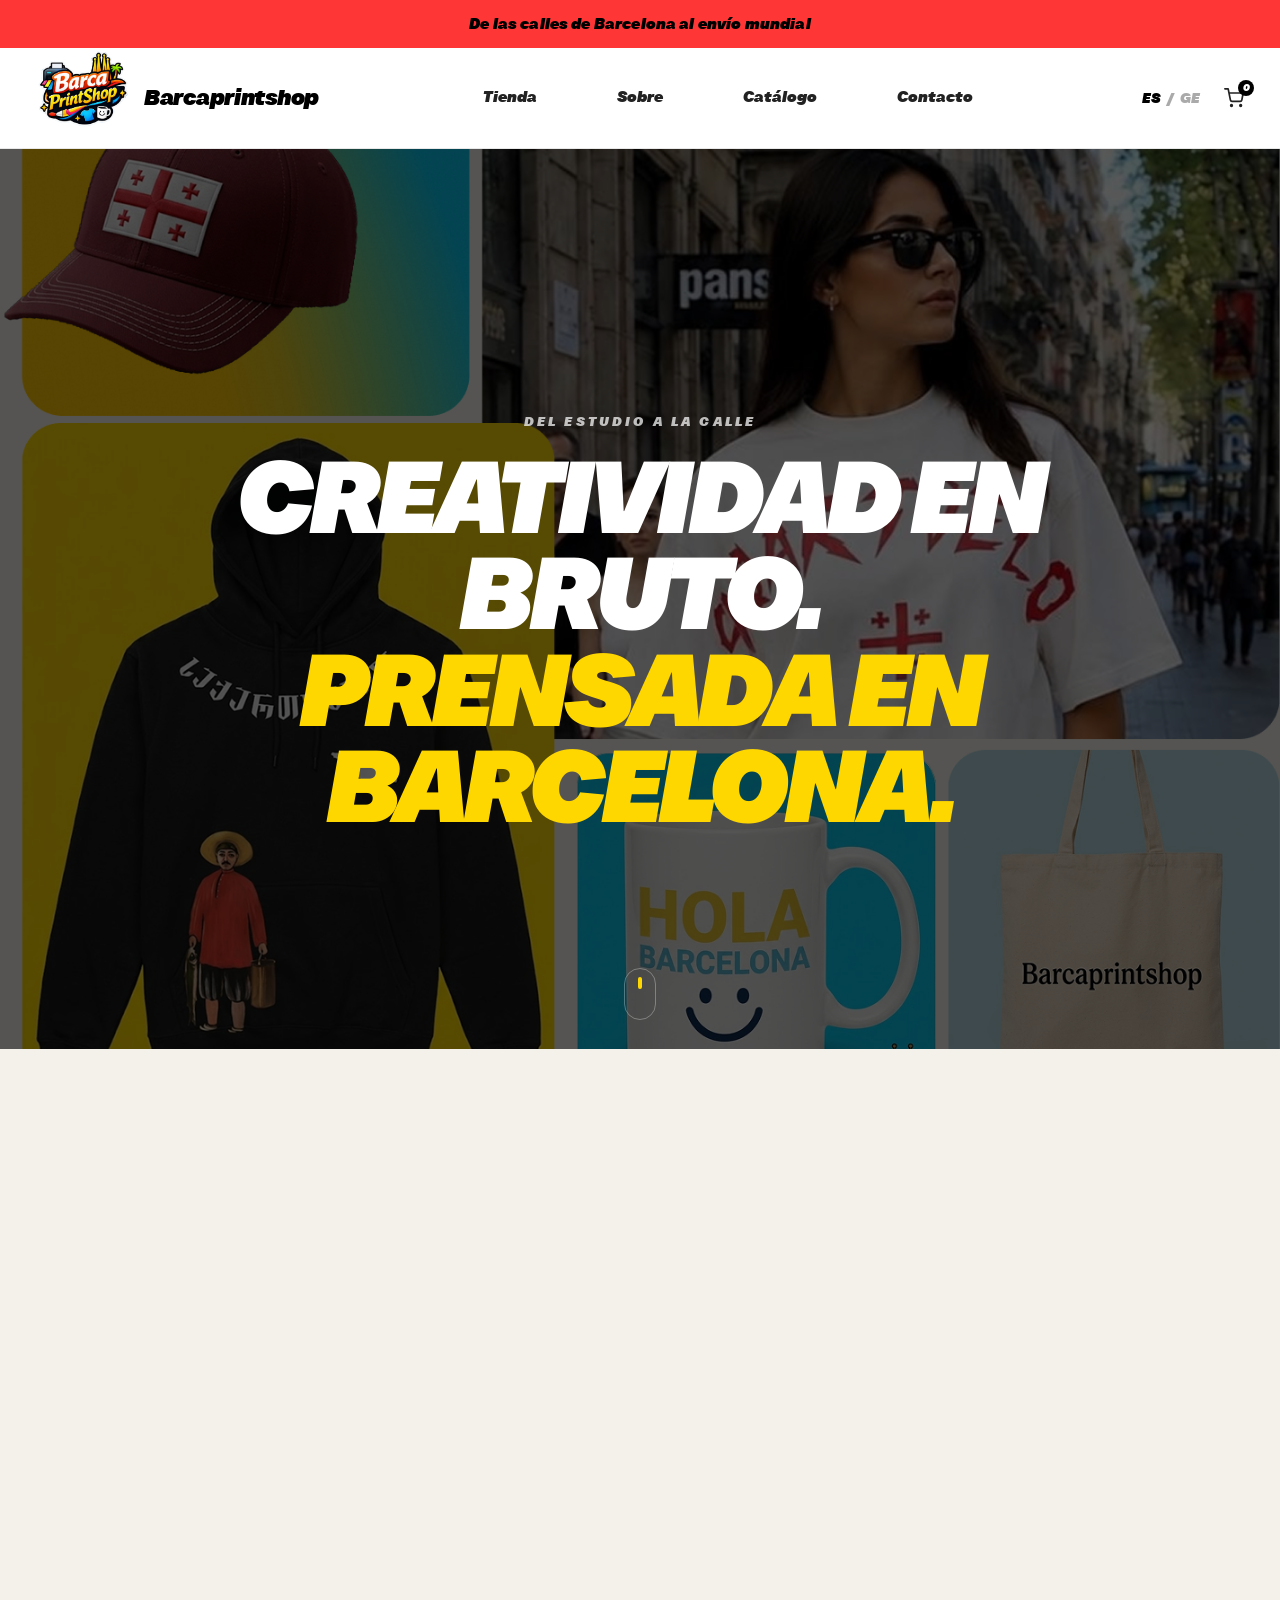
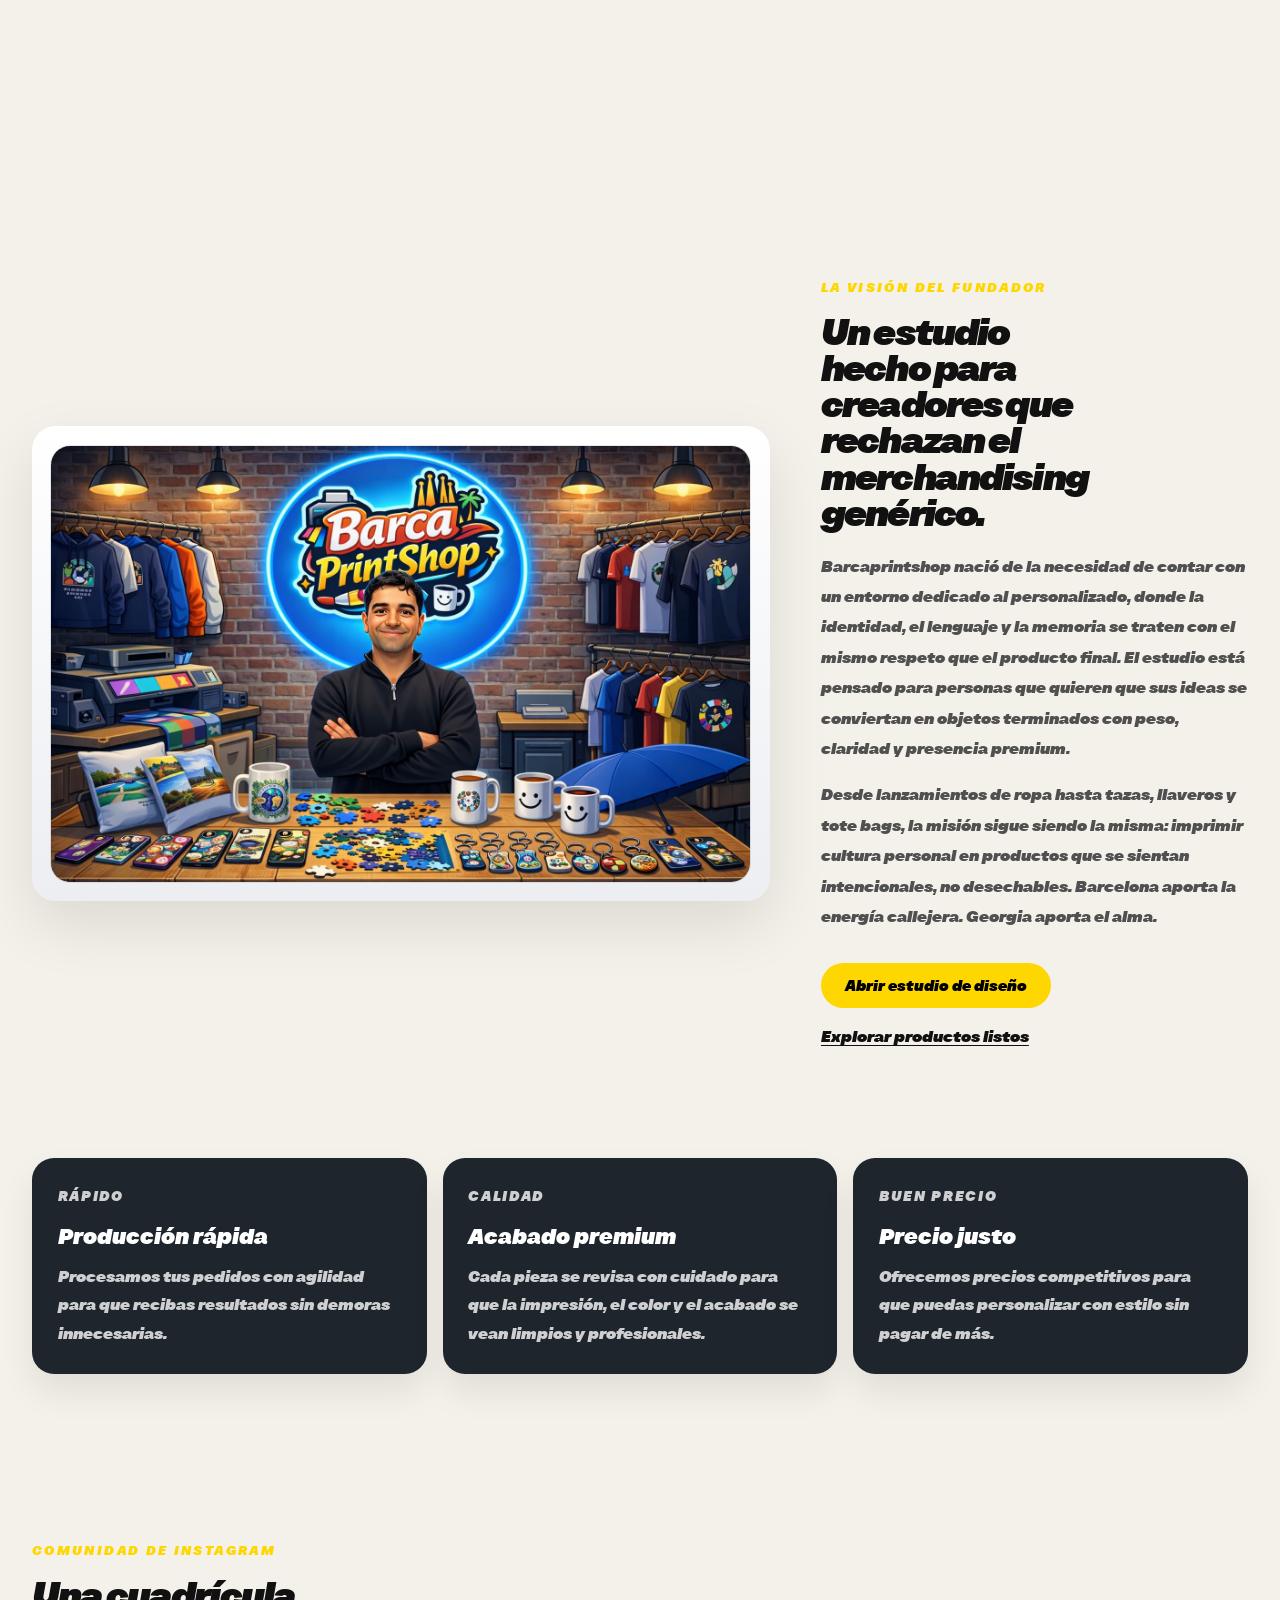
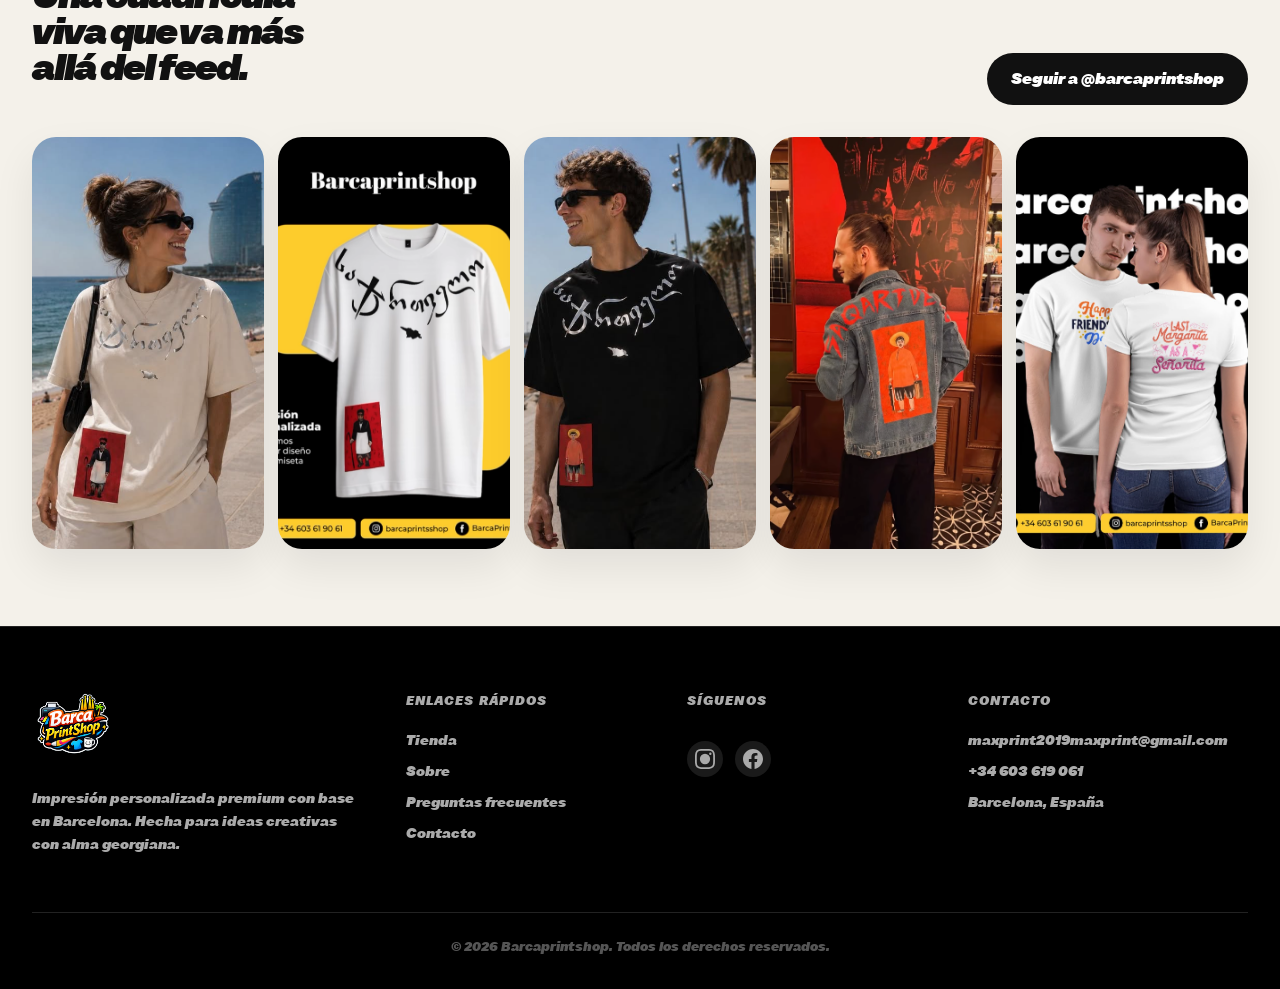
<file: about.html>
<!DOCTYPE html>
<html lang="es">
<head>
    <meta charset="UTF-8">
    <meta name="viewport" content="width=device-width, initial-scale=1.0">
    <meta name="description" content="Descubre la historia de Barcaprintshop: streetwear y artículos personalizados premium, nacidos en Barcelona y con raíces georgianas.">
    <meta name="robots" content="index, follow">
    <meta property="og:title" content="Sobre Barcaprintshop">
    <meta property="og:description" content="Del estudio a la calle: Barcaprintshop mezcla la cultura urbana de Barcelona con la herencia georgiana.">
    <meta property="og:type" content="website">
    <meta property="og:url" content="https://barcaprintshop.com/about.html">
    <meta property="og:image" content="images/heroimagefr.png">
    <meta name="twitter:card" content="summary_large_image">
    <meta name="twitter:title" content="Sobre Barcaprintshop">
    <meta name="twitter:description" content="Streetwear premium y artículos personalizados con energía de Barcelona y raíces georgianas.">
    <meta name="theme-color" content="#111111">

    <title>Sobre | Barcaprintshop</title>
    <link rel="icon" type="image/png" href="images/barclalogo.png">
    <link rel="canonical" href="https://barcaprintshop.com/about.html">
    <link rel="stylesheet" href="style.css">
    <link rel="stylesheet" href="about.css">
</head>
<body class="about-page">

    <div class="announce-bar" role="banner" aria-label="Anuncios">
        <div class="announce-msg" id="announce-msg">
            <span data-es="De las calles de Barcelona al envío mundial" data-ge="ბარსელონის ქუჩებიდან მსოფლიო მიწოდებამდე">
                <svg width="20" height="20" viewBox="0 0 20 20" fill="none" style="vertical-align:middle;margin-right:6px;">
                    <circle cx="10" cy="10" r="9" stroke="#111" stroke-width="2" fill="none"/>
                    <rect x="9.2" y="4" width="1.6" height="6.5" rx="0.8" fill="#111"/>
                    <rect x="10.1" y="10.1" width="5.2" height="1.6" rx="0.8" transform="rotate(45 10.1 10.1)" fill="#111"/>
                </svg>
                De las calles de Barcelona al envío mundial
            </span>
        </div>
    </div>

    <header class="navbar" id="navbar">
        <div class="navbar-container">
            <a href="index.html" class="navbar-logo">
                <div class="brand-wrapper">
                    <img src="images/barclalogo.png" alt="Logotipo de Barcaprintshop" class="logo-img">
                    <span class="brand-name">Barcaprintshop</span>
                </div>
            </a>

            <nav class="nav-menu" aria-label="Navegación principal">
                <a href="catalog.html" class="nav-link" data-es="Tienda" data-ge="მაღაზია">Tienda</a>
                <a href="about.html" class="nav-link" data-es="Sobre" data-ge="ჩვენს შესახებ">Sobre</a>
                <a href="catalog.html" class="nav-link" data-es="Catálogo" data-ge="კატალოგი">Catálogo</a>
                <a href="index.html#contact" class="nav-link" data-es="Contacto" data-ge="კონტაქტი">Contacto</a>
            </nav>

            <div class="navbar-actions">
                <div class="lang-switcher" role="group" aria-label="Idioma">
                    <button class="lang-btn active" data-lang="es">ES</button>
                    <span class="lang-sep">/</span>
                    <button class="lang-btn" data-lang="ge">GE</button>
                </div>

                <button class="cart-btn" aria-label="Carrito de compra">
                    <svg width="20" height="20" viewBox="0 0 24 24" fill="none" stroke="currentColor" stroke-width="2" stroke-linecap="round" stroke-linejoin="round">
                        <circle cx="9" cy="21" r="1"></circle>
                        <circle cx="20" cy="21" r="1"></circle>
                        <path d="M1 1h4l2.68 13.39a2 2 0 0 0 2 1.61h9.72a2 2 0 0 0 2-1.61L23 6H6"></path>
                    </svg>
                    <span class="cart-count">0</span>
                </button>

                <button class="hamburger" aria-label="Abrir menú" aria-expanded="false">
                    <span></span>
                    <span></span>
                    <span></span>
                </button>
            </div>
        </div>
    </header>

    <div class="mobile-menu" aria-hidden="true">
        <nav class="mobile-nav">
            <a href="catalog.html" class="mobile-nav-link" data-es="Tienda" data-ge="მაღაზია">Tienda</a>
            <a href="about.html" class="mobile-nav-link" data-es="Sobre" data-ge="ჩვენს შესახებ">Sobre</a>
            <a href="catalog.html" class="mobile-nav-link" data-es="Catálogo" data-ge="კატალოგი">Catálogo</a>
            <a href="index.html#contact" class="mobile-nav-link" data-es="Contacto" data-ge="კონტაქტი">Contacto</a>
        </nav>
    </div>

    <main>
        <section class="about-film-hero" id="about-film-hero">
            <div class="about-film-stage">
                <div class="about-film-frame" id="about-film-frame">
                    <video class="about-film-video" preload="auto" playsinline muted loop autoplay poster="images/heroimage.png">
                        <source src="videos/aboutus.mp4" type="video/mp4">
                    </video>
                    <div class="about-film-overlay"></div>
                    <div class="about-film-copy">
                        <p class="about-film-kicker" data-es="Del estudio a la calle" data-ge="სტუდიიდან ქუჩებამდე">Del estudio a la calle</p>
                        <h1 class="about-film-title">
                            <span class="about-film-title-white" data-es="CREATIVIDAD EN BRUTO." data-ge="ულიმიტო კრეატიულობა">CREATIVIDAD EN BRUTO.</span>
                            <span class="about-film-title-yellow" data-es="PRENSADA EN BARCELONA." data-ge="ბარსელონაში.">PRENSADA EN BARCELONA.</span>
                        </h1>
                    </div>
                    <div class="about-film-scroll" aria-hidden="true">
                        <span></span>
                    </div>
                </div>
            </div>
        </section>

        <section class="about-founder about-section-shell">
            <div class="about-founder-grid">
                <div class="about-founder-copy about-scroll-in">
                    <p class="about-foundation-label" data-es="La visión del fundador" data-ge="დამფუძნებლის ხედვა">La visión del fundador</p>
                    <h2 class="about-founder-title" data-es="Un estudio hecho para creadores que rechazan el merchandising genérico." data-ge="სტუდია, რომელიც შექმნილია შემოქმედებისთვის, ვინც უარს ამბობს გენერიკულ მერჩენდაიზზე.">Un estudio hecho para creadores que rechazan el merchandising genérico.</h2>
                    <p class="about-founder-lead" data-es="Barcaprintshop nació de la necesidad de contar con un entorno dedicado al personalizado, donde la identidad, el lenguaje y la memoria se traten con el mismo respeto que el producto final. El estudio está pensado para personas que quieren que sus ideas se conviertan en objetos terminados con peso, claridad y presencia premium." data-ge="Barcaprintshop დაიბადა პერსონალიზებულ სამუშაო სივრცეზე მოთხოვნილებიდან, სადაც იდენტობას, ენასა და მეხსიერებას ისეთივე პატივისცემით ეპყრობიან, როგორც საბოლოო პროდუქტს. სტუდია გათვლილია ადამიანებზე, რომელთაც სურთ, რომ მათი იდეები იქცეს დასრულებულ ობიექტებად, რომლებსაც აქვთ სიმძიმე, სიცხადე და პრემიუმ იერი.">
                        Barcaprintshop nació de la necesidad de contar con un entorno dedicado al personalizado, donde la identidad, el lenguaje y la memoria se traten con el mismo respeto que el producto final. El estudio está pensado para personas que quieren que sus ideas se conviertan en objetos terminados con peso, claridad y presencia premium.
                    </p>
                    <p class="about-founder-body" data-es="Desde lanzamientos de ropa hasta tazas, llaveros y tote bags, la misión sigue siendo la misma: imprimir cultura personal en productos que se sientan intencionales, no desechables. Barcelona aporta la energía callejera. Georgia aporta el alma." data-ge="ტანსაცმლის კოლექციებიდან ფინჯნებამდე, გასაღების საკიდებამდე და ტოტე ჩანთებამდე, მისია იგივე რჩება: პირადი კულტურის გადატანა პროდუქტებში, რომლებიც მიზანმიმართულად და არა ერთჯერადად იგრძნობა. ბარსელონა ქუჩის ენერგიას აძლევს, საქართველო კი სულს.">
                        Desde lanzamientos de ropa hasta tazas, llaveros y tote bags, la misión sigue siendo la misma: imprimir cultura personal en productos que se sientan intencionales, no desechables. Barcelona aporta la energía callejera. Georgia aporta el alma.
                    </p>
                    <div class="about-founder-actions">
                        <a href="designer.html" class="btn btn-yellow" data-es="Abrir estudio de diseño" data-ge="დიზაინის სტუდიის გახსნა">Abrir estudio de diseño</a>
                        <a href="catalog.html" class="about-founder-link" data-es="Explorar productos listos" data-ge="მზად პროდუქციების დათვალიერება">Explorar productos listos</a>
                    </div>
                </div>
                <div class="about-founder-card about-scroll-in">
                    <div class="about-founder-media">
                        <img src="images/index-end.jpeg" alt="Entorno del estudio del fundador en Barcaprintshop">
                    </div>
                </div>
            </div>
        </section>

        <section class="about-values about-section-shell">
            <div class="about-values-grid">
                <article class="about-value-card about-scroll-in">
                    <p class="about-value-number" data-es="Rápido" data-ge="სწრაფი">Rápido</p>
                    <h3 data-es="Producción rápida" data-ge="სწრაფი წარმოება">Producción rápida</h3>
                    <p data-es="Procesamos tus pedidos con agilidad para que recibas resultados sin demoras innecesarias." data-ge="შეკვეთებს სწრაფად ვამუშავებთ, რათა შედეგი ზედმეტი დაგვიანების გარეშე მიიღო.">Procesamos tus pedidos con agilidad para que recibas resultados sin demoras innecesarias.</p>
                </article>
                <article class="about-value-card about-scroll-in">
                    <p class="about-value-number" data-es="Calidad" data-ge="ხარისხი">Calidad</p>
                    <h3 data-es="Acabado premium" data-ge="პრემიუმ დასრულება">Acabado premium</h3>
                    <p data-es="Cada pieza se revisa con cuidado para que la impresión, el color y el acabado se vean limpios y profesionales." data-ge="ყოველი პროდუქტი ყურადღებით მოწმდება, რათა ბეჭდვა, ფერი და დასრულება სუფთა და პროფესიონალური იყოს.">Cada pieza se revisa con cuidado para que la impresión, el color y el acabado se vean limpios y profesionales.</p>
                </article>
                <article class="about-value-card about-scroll-in">
                    <p class="about-value-number" data-es="Buen precio" data-ge="კარგი ფასი">Buen precio</p>
                    <h3 data-es="Precio justo" data-ge="სამართლიანი ფასი">Precio justo</h3>
                    <p data-es="Ofrecemos precios competitivos para que puedas personalizar con estilo sin pagar de más." data-ge="ვთავაზობთ კონკურენტულ ფასებს, რათა სტილით გააკეთო პერსონალიზაცია და ზედმეტი არ გადაიხადო.">Ofrecemos precios competitivos para que puedas personalizar con estilo sin pagar de más.</p>
                </article>
            </div>
        </section>

        <section class="about-community about-section-shell">
            <div class="about-community-head about-scroll-in">
                <div class="about-community-copy">
                    <p class="about-foundation-label" data-es="Comunidad de Instagram" data-ge="ინსტაგრამ საზოგადოება">Comunidad de Instagram</p>
                    <h2 class="about-community-title" data-es="Una cuadrícula viva que va más allá del feed." data-ge="ცოცხალი ბადე, რომელიც ფიდს სცდება.">Una cuadrícula viva que va más allá del feed.</h2>
                </div>
                <a href="https://instagram.com/barcaprintshop" target="_blank" rel="noopener noreferrer" class="about-follow-btn" data-es="Seguir a @barcaprintshop" data-ge="გამოგვყევი @barcaprintshop">Seguir a @barcaprintshop</a>
            </div>

            <div class="about-community-grid" aria-label="Destacados de Instagram de Barcaprintshop">
                <a href="https://instagram.com/barcaprintshop" target="_blank" rel="noopener noreferrer" class="about-community-card about-scroll-in">
                    <img src="images/instapost1.PNG" alt="Camiseta editorial con corazón en Passeig de Gracia">
                    <span class="about-community-overlay" aria-hidden="true">
                        <svg width="26" height="26" viewBox="0 0 24 24" fill="currentColor"><path d="M12 2.163c3.204 0 3.584.012 4.85.07 3.252.148 4.771 1.691 4.919 4.919.058 1.265.069 1.645.069 4.849 0 3.205-.012 3.584-.069 4.849-.149 3.225-1.664 4.771-4.919 4.919-1.266.058-1.644.07-4.85.07-3.204 0-3.584-.012-4.849-.07-3.26-.149-4.771-1.699-4.919-4.92-.058-1.265-.07-1.644-.07-4.849 0-3.204.013-3.583.07-4.849.149-3.227 1.664-4.771 4.919-4.919 1.266-.057 1.645-.069 4.849-.069zm0-2.163c-3.259 0-3.667.014-4.947.072-4.358.2-6.78 2.618-6.98 6.98-.059 1.281-.073 1.689-.073 4.948 0 3.259.014 3.668.072 4.948.2 4.358 2.618 6.78 6.98 6.98 1.281.058 1.689.072 4.948.072 3.259 0 3.668-.014 4.948-.072 4.354-.2 6.782-2.618 6.979-6.98.059-1.28.073-1.689.073-4.948 0-3.259-.014-3.667-.072-4.947-.196-4.354-2.617-6.78-6.979-6.98-1.281-.059-1.69-.073-4.949-.073zM5.838 12a6.162 6.162 0 1 1 12.324 0 6.162 6.162 0 0 1-12.324 0zM12 16a4 4 0 1 1 0-8 4 4 0 0 1 0 8zm4.965-10.322a1.44 1.44 0 1 1 2.881.001 1.44 1.44 0 0 1-2.881-.001z"/></svg>
                    </span>
                </a>
                <a href="https://instagram.com/barcaprintshop" target="_blank" rel="noopener noreferrer" class="about-community-card about-scroll-in">
                    <img src="images/instapost4.PNG" alt="Camiseta blanca en exhibición con banner de fondo negro">
                    <span class="about-community-overlay" aria-hidden="true">
                        <svg width="26" height="26" viewBox="0 0 24 24" fill="currentColor"><path d="M12 2.163c3.204 0 3.584.012 4.85.07 3.252.148 4.771 1.691 4.919 4.919.058 1.265.069 1.645.069 4.849 0 3.205-.012 3.584-.069 4.849-.149 3.225-1.664 4.771-4.919 4.919-1.266.058-1.644.07-4.85.07-3.204 0-3.584-.012-4.849-.07-3.26-.149-4.771-1.699-4.919-4.92-.058-1.265-.07-1.644-.07-4.849 0-3.204.013-3.583.07-4.849.149-3.227 1.664-4.771 4.919-4.919 1.266-.057 1.645-.069 4.849-.069zm0-2.163c-3.259 0-3.667.014-4.947.072-4.358.2-6.78 2.618-6.98 6.98-.059 1.281-.073 1.689-.073 4.948 0 3.259.014 3.668.072 4.948.2 4.358 2.618 6.78 6.98 6.98 1.281.058 1.689.072 4.948.072 3.259 0 3.668-.014 4.948-.072 4.354-.2 6.782-2.618 6.979-6.98.059-1.28.073-1.689.073-4.948 0-3.259-.014-3.667-.072-4.947-.196-4.354-2.617-6.78-6.979-6.98-1.281-.059-1.69-.073-4.949-.073zM5.838 12a6.162 6.162 0 1 1 12.324 0 6.162 6.162 0 0 1-12.324 0zM12 16a4 4 0 1 1 0-8 4 4 0 0 1 0 8zm4.965-10.322a1.44 1.44 0 1 1 2.881.001 1.44 1.44 0 0 1-2.881-.001z"/></svg>
                    </span>
                </a>
                <a href="https://instagram.com/barcaprintshop" target="_blank" rel="noopener noreferrer" class="about-community-card about-scroll-in">
                    <img src="images/instapost2.PNG" alt="Camiseta negra con palmeras">
                    <span class="about-community-overlay" aria-hidden="true">
                        <svg width="26" height="26" viewBox="0 0 24 24" fill="currentColor"><path d="M12 2.163c3.204 0 3.584.012 4.85.07 3.252.148 4.771 1.691 4.919 4.919.058 1.265.069 1.645.069 4.849 0 3.205-.012 3.584-.069 4.849-.149 3.225-1.664 4.771-4.919 4.919-1.266.058-1.644.07-4.85.07-3.204 0-3.584-.012-4.849-.07-3.26-.149-4.771-1.699-4.919-4.92-.058-1.265-.07-1.644-.07-4.849 0-3.204.013-3.583.07-4.849.149-3.227 1.664-4.771 4.919-4.919 1.266-.057 1.645-.069 4.849-.069zm0-2.163c-3.259 0-3.667.014-4.947.072-4.358.2-6.78 2.618-6.98 6.98-.059 1.281-.073 1.689-.073 4.948 0 3.259.014 3.668.072 4.948.2 4.358 2.618 6.78 6.98 6.98 1.281.058 1.689.072 4.948.072 3.259 0 3.668-.014 4.948-.072 4.354-.2 6.782-2.618 6.979-6.98.059-1.28.073-1.689.073-4.948 0-3.259-.014-3.667-.072-4.947-.196-4.354-2.617-6.78-6.979-6.98-1.281-.059-1.69-.073-4.949-.073zM5.838 12a6.162 6.162 0 1 1 12.324 0 6.162 6.162 0 0 1-12.324 0zM12 16a4 4 0 1 1 0-8 4 4 0 0 1 0 8zm4.965-10.322a1.44 1.44 0 1 1 2.881.001 1.44 1.44 0 0 1-2.881-.001z"/></svg>
                    </span>
                </a>
                <a href="https://instagram.com/barcaprintshop" target="_blank" rel="noopener noreferrer" class="about-community-card about-scroll-in">
                    <img src="images/instapost5.PNG" alt="Chaqueta vaquera personalizada con arte rojo intenso">
                    <span class="about-community-overlay" aria-hidden="true">
                        <svg width="26" height="26" viewBox="0 0 24 24" fill="currentColor"><path d="M12 2.163c3.204 0 3.584.012 4.85.07 3.252.148 4.771 1.691 4.919 4.919.058 1.265.069 1.645.069 4.849 0 3.205-.012 3.584-.069 4.849-.149 3.225-1.664 4.771-4.919 4.919-1.266.058-1.644.07-4.85.07-3.204 0-3.584-.012-4.849-.07-3.26-.149-4.771-1.699-4.919-4.92-.058-1.265-.07-1.644-.07-4.849 0-3.204.013-3.583.07-4.849.149-3.227 1.664-4.771 4.919-4.919 1.266-.057 1.645-.069 4.849-.069zm0-2.163c-3.259 0-3.667.014-4.947.072-4.358.2-6.78 2.618-6.98 6.98-.059 1.281-.073 1.689-.073 4.948 0 3.259.014 3.668.072 4.948.2 4.358 2.618 6.78 6.98 6.98 1.281.058 1.689.072 4.948.072 3.259 0 3.668-.014 4.948-.072 4.354-.2 6.782-2.618 6.979-6.98.059-1.28.073-1.689.073-4.948 0-3.259-.014-3.667-.072-4.947-.196-4.354-2.617-6.78-6.979-6.98-1.281-.059-1.69-.073-4.949-.073zM5.838 12a6.162 6.162 0 1 1 12.324 0 6.162 6.162 0 0 1-12.324 0zM12 16a4 4 0 1 1 0-8 4 4 0 0 1 0 8zm4.965-10.322a1.44 1.44 0 1 1 2.881.001 1.44 1.44 0 0 1-2.881-.001z"/></svg>
                    </span>
                </a>
                <a href="https://instagram.com/barcaprintshop" target="_blank" rel="noopener noreferrer" class="about-community-card about-scroll-in">
                    <img src="images/instapost3.PNG" alt="Gráfico promocional de camisetas blanca y negra con pies amarillos">
                    <span class="about-community-overlay" aria-hidden="true">
                        <svg width="26" height="26" viewBox="0 0 24 24" fill="currentColor"><path d="M12 2.163c3.204 0 3.584.012 4.85.07 3.252.148 4.771 1.691 4.919 4.919.058 1.265.069 1.645.069 4.849 0 3.205-.012 3.584-.069 4.849-.149 3.225-1.664 4.771-4.919 4.919-1.266.058-1.644.07-4.85.07-3.204 0-3.584-.012-4.849-.07-3.26-.149-4.771-1.699-4.919-4.92-.058-1.265-.07-1.644-.07-4.849 0-3.204.013-3.583.07-4.849.149-3.227 1.664-4.771 4.919-4.919 1.266-.057 1.645-.069 4.849-.069zm0-2.163c-3.259 0-3.667.014-4.947.072-4.358.2-6.78 2.618-6.98 6.98-.059 1.281-.073 1.689-.073 4.948 0 3.259.014 3.668.072 4.948.2 4.358 2.618 6.78 6.98 6.98 1.281.058 1.689.072 4.948.072 3.259 0 3.668-.014 4.948-.072 4.354-.2 6.782-2.618 6.979-6.98.059-1.28.073-1.689.073-4.948 0-3.259-.014-3.667-.072-4.947-.196-4.354-2.617-6.78-6.979-6.98-1.281-.059-1.69-.073-4.949-.073zM5.838 12a6.162 6.162 0 1 1 12.324 0 6.162 6.162 0 0 1-12.324 0zM12 16a4 4 0 1 1 0-8 4 4 0 0 1 0 8zm4.965-10.322a1.44 1.44 0 1 1 2.881.001 1.44 1.44 0 0 1-2.881-.001z"/></svg>
                    </span>
                </a>
            </div>

            <div class="about-community-mobile-cta">
                <a href="https://instagram.com/barcaprintshop" target="_blank" rel="noopener noreferrer" class="about-follow-btn about-follow-btn-full" data-es="Seguir a @barcaprintshop" data-ge="გამოგვყევი @barcaprintshop">Seguir a @barcaprintshop</a>
            </div>
        </section>
    </main>

    <footer class="footer" id="contact">
        <div class="footer-container">
            <div class="footer-content">
                <div class="footer-section">
                    <img src="images/barclalogo.png" alt="Barcaprintshop" class="footer-logo">
                    <p data-es="Impresión personalizada premium con base en Barcelona. Hecha para ideas creativas con alma georgiana." data-ge="პრემიუმ კასტომ პრინტინგი ბარსელონაში. შექმნილი კრეატიული იდეებისთვის ქართული სულით.">
                        Impresión personalizada premium con base en Barcelona.<br>Hecha para ideas creativas con alma georgiana.
                    </p>
                </div>

                <div class="footer-section">
                    <h4 data-es="Enlaces rápidos" data-ge="სწრაფი ბმულები">Enlaces rápidos</h4>
                    <ul>
                        <li><a href="catalog.html" data-es="Tienda" data-ge="მაღაზია">Tienda</a></li>
                        <li><a href="about.html" data-es="Sobre" data-ge="ჩვენს შესახებ">Sobre</a></li>
                        <li><a href="index.html#faq" data-es="Preguntas frecuentes" data-ge="ხშირად დასმული კითხვები">Preguntas frecuentes</a></li>
                        <li><a href="index.html#contact" data-es="Contacto" data-ge="კონტაქტი">Contacto</a></li>
                    </ul>
                </div>

                <div class="footer-section">
                    <h4 data-es="Síguenos" data-ge="გამოგვყევით">Síguenos</h4>
                    <div class="social-links">
                        <a href="https://instagram.com/barcaprintshop" target="_blank" rel="noopener noreferrer" aria-label="Instagram">
                            <svg width="20" height="20" viewBox="0 0 24 24" fill="currentColor"><path d="M12 2.163c3.204 0 3.584.012 4.85.07 3.252.148 4.771 1.691 4.919 4.919.058 1.265.069 1.645.069 4.849 0 3.205-.012 3.584-.069 4.849-.149 3.225-1.664 4.771-4.919 4.919-1.266.058-1.644.07-4.85.07-3.204 0-3.584-.012-4.849-.07-3.26-.149-4.771-1.699-4.919-4.92-.058-1.265-.07-1.644-.07-4.849 0-3.204.013-3.583.07-4.849.149-3.227 1.664-4.771 4.919-4.919 1.266-.057 1.645-.069 4.849-.069zm0-2.163c-3.259 0-3.667.014-4.947.072-4.358.2-6.78 2.618-6.98 6.98-.059 1.281-.073 1.689-.073 4.948 0 3.259.014 3.668.072 4.948.2 4.358 2.618 6.78 6.98 6.98 1.281.058 1.689.072 4.948.072 3.259 0 3.668-.014 4.948-.072 4.354-.2 6.782-2.618 6.979-6.98.059-1.28.073-1.689.073-4.948 0-3.259-.014-3.667-.072-4.947-.196-4.354-2.617-6.78-6.979-6.98-1.281-.059-1.69-.073-4.949-.073zM5.838 12a6.162 6.162 0 1 1 12.324 0 6.162 6.162 0 0 1-12.324 0zM12 16a4 4 0 1 1 0-8 4 4 0 0 1 0 8zm4.965-10.322a1.44 1.44 0 1 1 2.881.001 1.44 1.44 0 0 1-2.881-.001z"/></svg>
                        </a>
                        <a href="https://facebook.com/barcaprintshop" target="_blank" rel="noopener noreferrer" aria-label="Facebook">
                            <svg width="20" height="20" viewBox="0 0 24 24" fill="currentColor"><path d="M24 12.073c0-6.627-5.373-12-12-12s-12 5.373-12 12c0 5.99 4.388 10.954 10.125 11.854v-8.385H7.078v-3.47h3.047V9.43c0-3.007 1.792-4.669 4.533-4.669 1.312 0 2.686.235 2.686.235v2.953H15.83c-1.491 0-1.956.925-1.956 1.874v2.25h3.328l-.532 3.47h-2.796v8.385C19.612 23.027 24 18.062 24 12.073z"/></svg>
                        </a>
        
                    </div>
                </div>

                <div class="footer-section">
                    <h4 data-es="Contacto" data-ge="კონტაქტი">Contacto</h4>
                    <p><a href="mailto:maxprint2019maxprint@gmail.com">maxprint2019maxprint@gmail.com</a></p>
                    <p><a href="tel:+34603619061">+34 603 619 061</a></p>
                    <p data-es="Barcelona, España" data-ge="ბარსელონა, ესპანეთი">Barcelona, España</p>
                </div>
            </div>

            <div class="footer-bottom">
                <p data-es="© 2026 Barcaprintshop. Todos los derechos reservados." data-ge="© 2026 Barcaprintshop. ყველა უფლება დაცულია.">
                    © 2026 Barcaprintshop. Todos los derechos reservados.
                </p>
            </div>
        </div>
    </footer>

    <script>
        const langBtns = document.querySelectorAll('.lang-btn');
        const hamburger = document.querySelector('.hamburger');
        const mobileMenu = document.querySelector('.mobile-menu');
        const scrollItems = document.querySelectorAll('.about-scroll-in');
        const filmHero = document.getElementById('about-film-hero');
        const filmFrame = document.getElementById('about-film-frame');

        let currentLang = 'es';

        const pageMeta = {
            es: {
                title: 'Sobre | Barcaprintshop',
                description: 'Descubre la historia de Barcaprintshop: streetwear y artículos personalizados premium, nacidos en Barcelona y con raíces georgianas.',
                ogTitle: 'Sobre Barcaprintshop',
                ogDescription: 'Del estudio a la calle: Barcaprintshop mezcla la cultura urbana de Barcelona con la herencia georgiana.',
                twitterTitle: 'Sobre Barcaprintshop',
                twitterDescription: 'Streetwear premium y artículos personalizados con energía de Barcelona y raíces georgianas.'
            },
            ge: {
                title: 'ჩვენს შესახებ | Barcaprintshop',
                description: 'გაიგე Barcaprintshop-ის ისტორია: პრემიუმ ქუჩის სტილი და პერსონალიზებული ნივთები, დაბადებული ბარსელონაში და ფესვგადგმული საქართველოში.',
                ogTitle: 'Barcaprintshop-ის შესახებ',
                ogDescription: 'სტუდიიდან ქუჩამდე: Barcaprintshop აერთიანებს ბარსელონის ურბანულ კულტურას და ქართულ მემკვიდრეობას.',
                twitterTitle: 'Barcaprintshop-ის შესახებ',
                twitterDescription: 'პრემიუმ ქუჩის სტილი და პერსონალიზებული ნივთები ბარსელონის ენერგიით და ქართული ფესვებით.'
            }
        };

        function updateLanguage(lang) {
            document.querySelectorAll('[data-es]').forEach(el => {
                const value = el.dataset[lang] || el.dataset.es;
                if (el.tagName === 'INPUT' || el.tagName === 'TEXTAREA') {
                    el.placeholder = value;
                } else {
                    el.innerHTML = value;
                }
            });
            document.documentElement.lang = lang === 'ge' ? 'ka' : 'es';

            const meta = pageMeta[lang] || pageMeta.es;
            document.title = meta.title;
            const description = document.querySelector('meta[name="description"]');
            const ogTitle = document.querySelector('meta[property="og:title"]');
            const ogDescription = document.querySelector('meta[property="og:description"]');
            const twitterTitle = document.querySelector('meta[name="twitter:title"]');
            const twitterDescription = document.querySelector('meta[name="twitter:description"]');
            if (description) description.setAttribute('content', meta.description);
            if (ogTitle) ogTitle.setAttribute('content', meta.ogTitle);
            if (ogDescription) ogDescription.setAttribute('content', meta.ogDescription);
            if (twitterTitle) twitterTitle.setAttribute('content', meta.twitterTitle);
            if (twitterDescription) twitterDescription.setAttribute('content', meta.twitterDescription);
        }

        langBtns.forEach(btn => {
            btn.addEventListener('click', () => {
                currentLang = btn.dataset.lang;
                langBtns.forEach(item => item.classList.remove('active'));
                btn.classList.add('active');
                updateLanguage(currentLang);
            });
        });

        if (hamburger && mobileMenu) {
            hamburger.addEventListener('click', () => {
                const open = mobileMenu.classList.toggle('active');
                hamburger.classList.toggle('active', open);
                hamburger.setAttribute('aria-expanded', String(open));
                mobileMenu.setAttribute('aria-hidden', String(!open));
            });

            document.querySelectorAll('.mobile-nav-link').forEach(link => {
                link.addEventListener('click', () => {
                    mobileMenu.classList.remove('active');
                    hamburger.classList.remove('active');
                    hamburger.setAttribute('aria-expanded', 'false');
                    mobileMenu.setAttribute('aria-hidden', 'true');
                });
            });
        }

        function updateHeroProgress() {
            if (!filmHero || !filmFrame || window.innerWidth <= 768) return;
            const rect = filmHero.getBoundingClientRect();
            const total = Math.max(1, filmHero.offsetHeight - window.innerHeight);
            const progress = Math.max(0, Math.min(1, -rect.top / total));
            filmHero.style.setProperty('--hero-progress', progress.toFixed(4));
        }

        window.addEventListener('scroll', () => {
            const navbar = document.getElementById('navbar');
            if (navbar) {
                navbar.classList.toggle('scrolled', window.scrollY > 32);
            }
            updateHeroProgress();
        }, { passive: true });

        window.addEventListener('resize', updateHeroProgress, { passive: true });

        const observer = new IntersectionObserver((entries) => {
            entries.forEach(entry => {
                if (entry.isIntersecting) {
                    entry.target.classList.add('in-view');
                    observer.unobserve(entry.target);
                }
            });
        }, { threshold: 0.14, rootMargin: '0px 0px -40px 0px' });

        scrollItems.forEach(item => observer.observe(item));
        updateHeroProgress();
        updateLanguage(currentLang);
    </script>
</body>
</html>
</file>
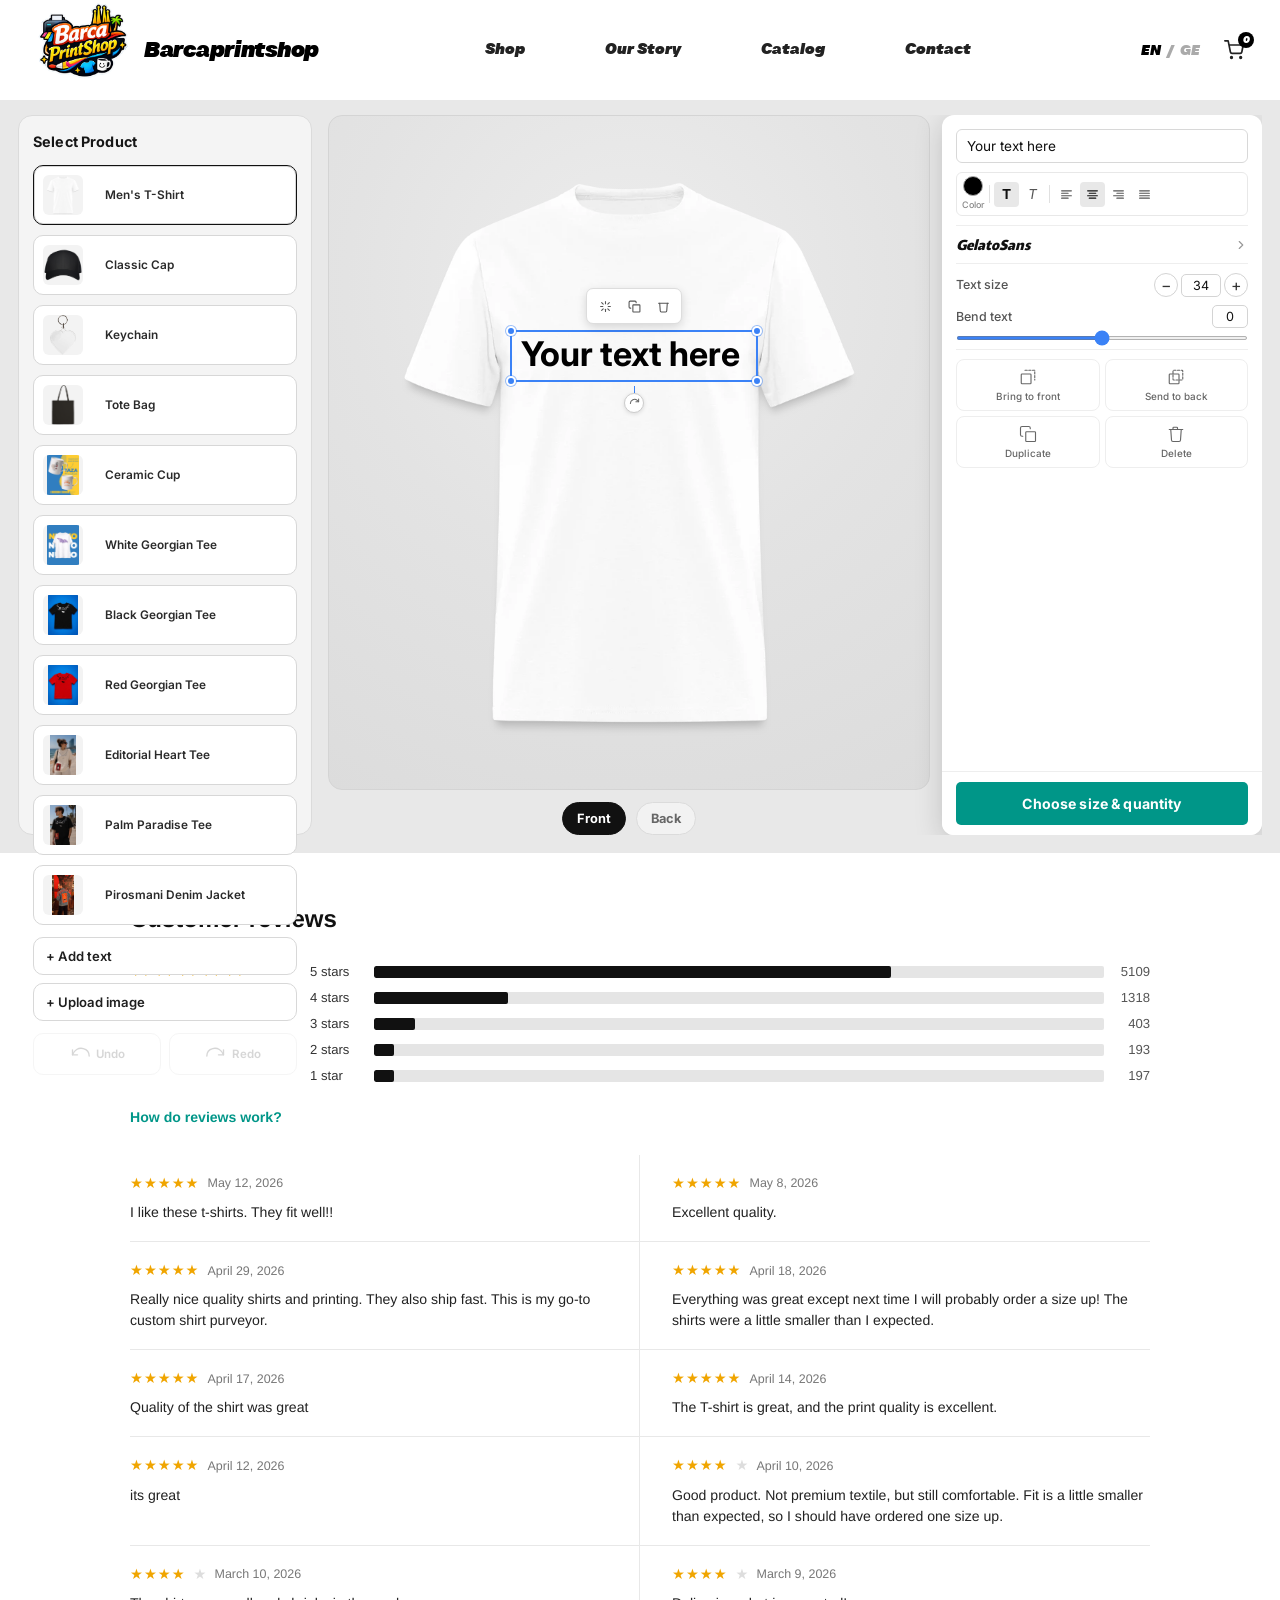
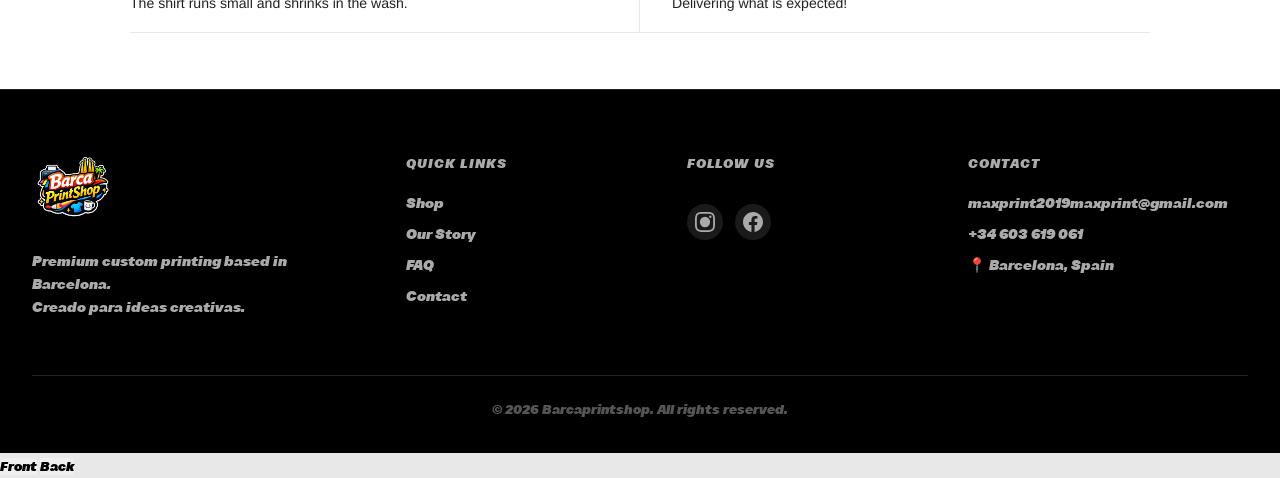
<file: designer.html>
<!DOCTYPE html>
<html lang="en">
<head>
  <meta charset="UTF-8">
  <meta name="viewport" content="width=device-width, initial-scale=1.0">
  <meta name="description" content="Design your custom t-shirt online with the Barcaprintshop studio. Add text, choose colors, and order.">
  <meta name="robots" content="index, follow">
  <meta property="og:title" content="Design Studio — Barcaprintshop">
  <meta property="og:description" content="Design your custom t-shirt online with the Barcaprintshop studio.">
  <meta property="og:type" content="website">
  <meta property="og:url" content="https://barcaprintshop.com/designer.html">
  <meta property="og:image" content="images/barclalogo.png">
  <meta name="twitter:card" content="summary_large_image">
  <meta name="twitter:title" content="Design Studio — Barcaprintshop">
  <meta name="twitter:description" content="Design your custom t-shirt online with the Barcaprintshop studio.">
  <meta name="theme-color" content="#000000">

  <title>Design Studio — Barcaprintshop</title>
  <link rel="icon" type="image/png" href="images/barclalogo.png">
  <link rel="canonical" href="https://barcaprintshop.com/designer.html">

  <!-- Google Fonts — 15 designer-quality typefaces -->
  <link rel="preconnect" href="https://fonts.googleapis.com">
  <link rel="preconnect" href="https://fonts.gstatic.com" crossorigin>
  <link href="https://fonts.googleapis.com/css2?family=Inter:wght@400;500;600;700;800&display=swap" rel="stylesheet">
  <link href="https://fonts.googleapis.com/css2?family=Anton&family=Bebas+Neue&family=Black+Han+Sans&family=Dancing+Script:wght@400;700&family=Lobster&family=Montserrat:ital,wght@0,400;0,700;1,400&family=Oswald:wght@400;600;700&family=Pacifico&family=Permanent+Marker&family=Playfair+Display:ital,wght@0,400;0,700;1,400&family=Raleway:wght@400;700&family=Righteous&family=Russo+One&family=Satisfy&family=Alfa+Slab+One&display=swap" rel="stylesheet">

  <!-- Shared brand styles (navbar + footer live here) -->
  <link rel="stylesheet" href="style.css">
  <!-- Studio-specific styles -->
  <link rel="stylesheet" href="designer.css">
  <style>
    .announce-bar { display: none !important; }
    .navbar { top: 0 !important; }
    .mobile-menu { top: 100px !important; }
  </style>
</head>
<body>

<!-- ===== ANNOUNCEMENT BAR ===== -->
<div class="announce-bar" role="banner" aria-label="Announcements">
  <div class="announce-track">
    <!-- Message 1 -->
    <div class="announce-msg">
      <span data-en="Shop Open 24/7 — Order anytime, we ship worldwide" data-ge="მაღაზია ღია 24/7 — შეუკვეთეთ ნებისმიერ დროს, ვაგზავნით მთელ მსოფლიოში">
        <svg width="20" height="20" viewBox="0 0 20 20" fill="none" style="vertical-align:middle;margin-right:6px;">
          <circle cx="10" cy="10" r="9" stroke="#111" stroke-width="2" fill="none"/>
          <rect x="9.2" y="4" width="1.6" height="6.5" rx="0.8" fill="#111"/>
          <rect x="10.1" y="10.1" width="5.2" height="1.6" rx="0.8" transform="rotate(45 10.1 10.1)" fill="#111"/>
        </svg>
        Shop Open 24/7 — Order anytime, we ship worldwide
      </span>
    </div>
    <!-- Message 2 -->
    <div class="announce-msg">
      <span data-en="Subscribe to our newsletter" data-ge="გამოიწერეთ ჩვენი ბიულეტენი">
        <svg width="20" height="20" viewBox="0 0 20 20" fill="none" style="vertical-align:middle;margin-right:6px;">
          <rect x="2" y="4" width="16" height="12" rx="2.5" stroke="#111" stroke-width="2" fill="none"/>
          <polyline points="3,5 10,12 17,5" fill="none" stroke="#111" stroke-width="2"/>
        </svg>
        Subscribe to our newsletter
      </span>
      <a href="index.html#contact" class="ann-link" data-en="Subscribe now" data-ge="გამოიწერეთ">Subscribe now</a>
    </div>
    <!-- Message 1 copy (seamless loop) -->
    <div class="announce-msg" aria-hidden="true">
      <span>
        <svg width="20" height="20" viewBox="0 0 20 20" fill="none" style="vertical-align:middle;margin-right:6px;">
          <circle cx="10" cy="10" r="9" stroke="#111" stroke-width="2" fill="none"/>
          <rect x="9.2" y="4" width="1.6" height="6.5" rx="0.8" fill="#111"/>
          <rect x="10.1" y="10.1" width="5.2" height="1.6" rx="0.8" transform="rotate(45 10.1 10.1)" fill="#111"/>
        </svg>
        Shop Open 24/7 — Order anytime, we ship worldwide
      </span>
    </div>
  </div>
</div>

<!-- ===== NAVBAR (shared with index.html) ===== -->
<header class="navbar" id="navbar">
  <div class="navbar-container">
    <a href="index.html" class="navbar-logo">
      <div class="brand-wrapper">
        <img src="images/barclalogo.png" alt="Barcaprintshop Logo" class="logo-img">
        <span class="brand-name">Barcaprintshop</span>
      </div>
    </a>
    <nav class="nav-menu" aria-label="Main navigation">
      <a href="catalog.html"    class="nav-link" data-en="Shop"      data-ge="მაღაზია">Shop</a>
      <a href="about.html"         class="nav-link" data-en="Our Story" data-ge="ჩვენს შესახებ">Our Story</a>
      <a href="catalog.html" class="nav-link" data-en="Catalog"    data-ge="კატალოგი">Catalog</a>
      <a href="index.html#contact" class="nav-link" data-en="Contact"   data-ge="კონტაქტი">Contact</a>
    </nav>
    <div class="navbar-actions">
      <div class="lang-switcher" role="group" aria-label="Language">
        <button class="lang-btn active" data-lang="en">EN</button>
        <span class="lang-sep">/</span>
        <button class="lang-btn" data-lang="ge">GE</button>
      </div>
      <button class="cart-btn" aria-label="Shopping cart">
        <svg width="20" height="20" viewBox="0 0 24 24" fill="none" stroke="currentColor" stroke-width="2" stroke-linecap="round" stroke-linejoin="round">
          <circle cx="9" cy="21" r="1"/><circle cx="20" cy="21" r="1"/>
          <path d="M1 1h4l2.68 13.39a2 2 0 002 1.61h9.72a2 2 0 002-1.61L23 6H6"/>
        </svg>
        <span class="cart-count">0</span>
      </button>
      <button class="hamburger" aria-label="Open menu" aria-expanded="false">
        <span></span><span></span><span></span>
      </button>
    </div>
  </div>
</header>

<!-- Mobile menu -->
<div class="mobile-menu" aria-hidden="true">
  <nav class="mobile-nav">
    <a href="catalog.html"    class="mobile-nav-link" data-en="Shop"      data-ge="მაღაზია">Shop</a>
    <a href="about.html"         class="mobile-nav-link" data-en="Our Story" data-ge="ჩვენს შესახებ">Our Story</a>
    <a href="catalog.html" class="mobile-nav-link" data-en="Catalog"    data-ge="კატალოგი">Catalog</a>
    <a href="index.html#contact" class="mobile-nav-link" data-en="Contact"   data-ge="კონტაქტი">Contact</a>
  </nav>
</div>

<!-- ===== DESIGN STUDIO ===== -->
<div class="dr-studio">

  <!-- ── LEFT SIDEBAR ── -->
  <aside class="dr-sidebar">
    <h3 class="dr-side-title">Select Product</h3>
    <div class="dr-product-picker" id="dr-product-picker" aria-label="Choose product"></div>

    <div class="dr-side-tools">
      <button class="dr-side-tool-btn" id="dr-sidebar-add-text" type="button">+ Add text</button>
      <button class="dr-side-tool-btn" id="dr-sidebar-upload" type="button">+ Upload image</button>
    </div>

    <div class="dr-undoredo dr-undoredo-row">
      <button class="dr-undoredo-btn" id="btn-undo" disabled title="Undo">
        <svg width="17" height="17" viewBox="0 0 24 24" fill="none" stroke="currentColor" stroke-width="1.6" stroke-linecap="round" stroke-linejoin="round">
          <path d="M3 7v6h6"/><path d="M3 13C5 7.5 10 4 16 5.5c4 1 7 4.5 7 9"/>
        </svg>
        <span>Undo</span>
      </button>
      <button class="dr-undoredo-btn" id="btn-redo" disabled title="Redo">
        <svg width="17" height="17" viewBox="0 0 24 24" fill="none" stroke="currentColor" stroke-width="1.6" stroke-linecap="round" stroke-linejoin="round">
          <path d="M21 7v6h-6"/><path d="M21 13C19 7.5 14 4 8 5.5c-4 1-7 4.5-7 9"/>
        </svg>
        <span>Redo</span>
      </button>
    </div>
  </aside>

  <!-- ── CENTER CANVAS ── -->
  <main class="dr-main">

    <!-- Top action bar -->
    <div class="dr-topbar">
      <button class="dr-action-btn">
        <svg width="15" height="15" viewBox="0 0 24 24" fill="none" stroke="currentColor" stroke-width="1.6" stroke-linecap="round" stroke-linejoin="round">
          <path d="M3 5a2 2 0 012-2h3.28a1 1 0 01.948.684l1.498 4.493a1 1 0 01-.502 1.21l-2.257 1.13a11.042 11.042 0 005.516 5.516l1.13-2.257a1 1 0 011.21-.502l4.493 1.498a1 1 0 01.684.949V19a2 2 0 01-2 2h-1C9.716 21 3 14.284 3 6V5z"/>
        </svg>
        <span>Support</span>
      </button>
      <button class="dr-action-btn">
        <svg width="15" height="15" viewBox="0 0 24 24" fill="none" stroke="currentColor" stroke-width="1.6" stroke-linecap="round" stroke-linejoin="round">
          <path d="M19 21H5a2 2 0 01-2-2V5a2 2 0 012-2h11l5 5v11a2 2 0 01-2 2z"/><polyline points="17 21 17 13 7 13 7 21"/><polyline points="7 3 7 8 15 8"/>
        </svg>
        <span>Save</span>
      </button>
      <button class="dr-action-btn">
        <svg width="15" height="15" viewBox="0 0 24 24" fill="none" stroke="currentColor" stroke-width="1.6" stroke-linecap="round" stroke-linejoin="round">
          <circle cx="18" cy="5" r="3"/><circle cx="6" cy="12" r="3"/><circle cx="18" cy="19" r="3"/>
          <line x1="8.59" y1="13.51" x2="15.42" y2="17.49"/><line x1="15.41" y1="6.51" x2="8.59" y2="10.49"/>
        </svg>
        <span>Share</span>
      </button>

    </div>

    <!-- Canvas (shirt + print zone) -->
    <div class="dr-canvas-wrap" id="canvas-wrap">
      <div class="dr-canvas" id="design-canvas">
        <img class="dr-shirt-img" id="shirt-img"
             src="images/whiteshirt.webp" alt="T-Shirt"
             draggable="false" role="presentation">
        <div class="dr-print-zone" id="print-zone"></div>
      </div>
    </div>

    <!-- View selector -->
    <div class="dr-views">
      <button class="dr-view-btn active" data-view="front">
        <div class="dr-view-thumb">
          <img id="view-front-thumb" src="images/whiteshirt.webp" alt="Front">
        </div>
        <span>Front</span>
      </button>
      <button class="dr-view-btn" data-view="back">
        <div class="dr-view-thumb">
          <img id="view-back-thumb" src="images/whiteback.webp" alt="Back">
        </div>
        <span>Back</span>
      </button>
    </div>

    <!-- ── FLOATING PANEL (bottom-right of canvas) ── -->
    <aside class="dr-panel">

    <!-- ── Product info panel ── -->
    <div id="panel-product" class="dr-panel-body">

      <h2 class="dr-product-title" id="active-product-title">Men's T-Shirt</h2>

      <span class="dr-eco-badge" title="Eco-friendly">
        <svg width="16" height="16" viewBox="0 0 24 24" fill="#1a7a4a">
          <path d="M17 8C8 10 5.9 16.17 3.82 19.82A2 2 0 005.5 22a2 2 0 001.8-1.1C9 18 11 16 17 16c3.87 0 6-2 6-6 0-2.5-1.5-4.5-3.5-5.5A10 10 0 0017 8z"/>
        </svg>
      </span>

      <div class="dr-delivery">
        <svg width="14" height="14" viewBox="0 0 24 24" fill="none" stroke="currentColor" stroke-width="1.6" stroke-linecap="round" stroke-linejoin="round">
          <rect x="1" y="3" width="15" height="13"/><path d="M16 8h4l3 3v5h-7V8z"/>
          <circle cx="5.5" cy="18.5" r="2.5"/><circle cx="18.5" cy="18.5" r="2.5"/>
        </svg>
        <span>Delivery time: <a href="#" class="dr-link">May 26 – Jun 4</a></span>
      </div>

      <div class="dr-rating">
        <span class="dr-stars">★★★★<span class="dr-half-star">★</span></span>
        <span class="dr-rating-count">(7219)</span>
      </div>

      <a href="#" class="dr-product-link">See product details ›</a>

      <div class="dr-print-method-row">
        <span class="dr-label-muted">Print method:</span>
        <span class="dr-method-badge">Digital Direct</span>
      </div>

      <div class="dr-color-label">
        <span id="variant-label-prefix">Product color:</span> <strong id="active-color-name">white</strong>
      </div>

      <div class="dr-color-grid" id="color-grid">
        <button class="dr-swatch selected" data-color="white" data-img="images/whiteshirt.webp" data-back="images/whiteback.webp" style="--sw:#FFFFFF;" title="white">
          <svg class="dr-swatch-check" width="12" height="12" viewBox="0 0 12 12">
            <path d="M2 6l3 3 5-5" stroke="#333" stroke-width="1.8" fill="none" stroke-linecap="round" stroke-linejoin="round"/>
          </svg>
        </button>
        <button class="dr-swatch" data-color="black" data-img="images/blackshirt.webp" data-back="images/blackshirt-back.webp" style="--sw:#111111;" title="black"></button>
        <button class="dr-swatch" data-color="gray"  data-img="images/grayshirt.webp"  data-back="images/grayback.webp" style="--sw:#888888;" title="heather gray"></button>
      </div>

      <button class="dr-arrange-btn">
        Arrange designs
        <svg width="13" height="13" viewBox="0 0 24 24" fill="none" stroke="currentColor" stroke-width="2" stroke-linecap="round" stroke-linejoin="round"><path d="M9 18l6-6-6-6"/></svg>
      </button>

    </div><!-- /#panel-product -->

    <!-- ── Text editing panel ── -->
    <div id="panel-text" class="dr-panel-body hidden">

      <!-- Text content input -->
      <input type="text" id="text-content" class="dr-text-input"
             placeholder="Your text here" value="Your text here" spellcheck="false">

      <!-- Formatting toolbar -->
      <div class="dr-text-toolbar">

        <!-- Color swatch + "Color" label -->
        <div class="dr-tb-color-group">
          <label class="dr-tb-color-label" title="Text color">
            <div class="dr-color-dot" id="text-color-dot" style="background:#000000;"></div>
            <input type="color" id="text-color" value="#000000" tabindex="-1">
          </label>
          <span class="dr-color-name">Color</span>
        </div>

        <div class="dr-tb-sep"></div>

        <button class="dr-tb-btn" id="btn-bold"   title="Bold"><b>T</b></button>
        <button class="dr-tb-btn" id="btn-italic" title="Italic"><i>T</i></button>

        <div class="dr-tb-sep"></div>

        <button class="dr-tb-btn dr-align-btn active" data-align="left" title="Left">
          <svg width="13" height="13" viewBox="0 0 16 16"><path d="M2 3.5h12M2 6.5h8M2 9.5h12M2 12.5h8" stroke="currentColor" stroke-width="1.4" stroke-linecap="round"/></svg>
        </button>
        <button class="dr-tb-btn dr-align-btn" data-align="center" title="Center">
          <svg width="13" height="13" viewBox="0 0 16 16"><path d="M2 3.5h12M4 6.5h8M2 9.5h12M4 12.5h8" stroke="currentColor" stroke-width="1.4" stroke-linecap="round"/></svg>
        </button>
        <button class="dr-tb-btn dr-align-btn" data-align="right" title="Right">
          <svg width="13" height="13" viewBox="0 0 16 16"><path d="M2 3.5h12M6 6.5h8M2 9.5h12M6 12.5h8" stroke="currentColor" stroke-width="1.4" stroke-linecap="round"/></svg>
        </button>
        <button class="dr-tb-btn dr-align-btn" data-align="justify" title="Justify">
          <svg width="13" height="13" viewBox="0 0 16 16"><path d="M2 3.5h12M2 6.5h12M2 9.5h12M2 12.5h12" stroke="currentColor" stroke-width="1.4" stroke-linecap="round"/></svg>
        </button>
      </div>

      <!-- Font picker -->
      <div class="dr-font-row" id="font-row">
        <button class="dr-font-trigger" id="font-trigger">
          <span id="font-label" style="font-family:'Inter',sans-serif;">GelatoSans</span>
        </button>
        <svg width="14" height="14" viewBox="0 0 24 24" fill="none" stroke="#999" stroke-width="2" stroke-linecap="round" stroke-linejoin="round" class="dr-font-chevron"><path d="M9 18l6-6-6-6"/></svg>
        <!-- Dropdown list -->
        <ul class="dr-font-list hidden" id="font-list" role="listbox"></ul>
      </div>

      <!-- Text size -->
      <div class="dr-size-row">
        <span class="dr-row-label">Text size</span>
        <div class="dr-size-ctrl">
          <button class="dr-size-btn" id="btn-size-minus" aria-label="Decrease">−</button>
          <input type="number" id="text-size" class="dr-size-val" value="48" min="8" max="200" aria-label="Size">
          <button class="dr-size-btn" id="btn-size-plus" aria-label="Increase">+</button>
        </div>
      </div>

      <!-- Bend -->
      <div class="dr-bend-row">
        <span class="dr-row-label">Bend text</span>
        <input type="number" id="bend-val" class="dr-bend-num" value="0" min="-100" max="100">
      </div>
      <input type="range" id="bend-slider" class="dr-bend-slider" value="0" min="-100" max="100">

      <!-- Action grid -->
      <div class="dr-text-actions">
        <button class="dr-ta-btn" id="btn-bring-front">
          <svg width="18" height="18" viewBox="0 0 24 24" fill="none" stroke="currentColor" stroke-width="1.5" stroke-linecap="round" stroke-linejoin="round">
            <rect x="3" y="8" width="13" height="13" rx="1"/><path d="M8 3h13v13" stroke-dasharray="3 2"/>
          </svg>
          <span>Bring to front</span>
        </button>
        <button class="dr-ta-btn" id="btn-send-back">
          <svg width="18" height="18" viewBox="0 0 24 24" fill="none" stroke="currentColor" stroke-width="1.5" stroke-linecap="round" stroke-linejoin="round">
            <rect x="8" y="3" width="13" height="13" rx="1" stroke-dasharray="3 2"/><rect x="3" y="8" width="13" height="13" rx="1"/>
          </svg>
          <span>Send to back</span>
        </button>
        <button class="dr-ta-btn" id="btn-duplicate">
          <svg width="18" height="18" viewBox="0 0 24 24" fill="none" stroke="currentColor" stroke-width="1.5" stroke-linecap="round" stroke-linejoin="round">
            <rect x="9" y="9" width="13" height="13" rx="1"/><path d="M5 15H4a2 2 0 01-2-2V4a2 2 0 012-2h9a2 2 0 012 2v1"/>
          </svg>
          <span>Duplicate</span>
        </button>
        <button class="dr-ta-btn dr-ta-delete" id="btn-delete">
          <svg width="18" height="18" viewBox="0 0 24 24" fill="none" stroke="currentColor" stroke-width="1.5" stroke-linecap="round" stroke-linejoin="round">
            <polyline points="3 6 5 6 21 6"/>
            <path d="M19 6l-1 14a2 2 0 01-2 2H8a2 2 0 01-2-2L5 6m3 0V4a1 1 0 011-1h4a1 1 0 011 1v2"/>
          </svg>
          <span>Delete</span>
        </button>
      </div>

    </div><!-- /#panel-text -->

    <!-- CTA — pinned at panel bottom -->
    <div class="dr-cta-wrap">
      <button class="dr-cta-btn">Choose size &amp; quantity</button>
    </div>

    </aside><!-- /.dr-panel -->

  </main>

</div><!-- /.dr-studio -->

<!-- ===== CUSTOMER REVIEWS (desktop only) ===== -->
<section class="reviews-section" id="reviews">
  <div class="reviews-container">
    <h2 class="reviews-heading">Customer reviews</h2>

    <!-- Overall rating row -->
    <div class="reviews-overview">
      <div class="reviews-score-col">
        <div class="reviews-big-stars">
          <span class="rvw-star filled">&#9733;</span><span class="rvw-star filled">&#9733;</span>
          <span class="rvw-star filled">&#9733;</span><span class="rvw-star filled">&#9733;</span>
          <span class="rvw-star half">&#9733;</span>
        </div>
        <span class="reviews-count">7220 reviews</span>
      </div>
      <div class="reviews-bars-col">
        <div class="rvw-bar-row"><span class="rvw-bar-label">5 stars</span>
          <div class="rvw-bar-track"><div class="rvw-bar-fill" style="width:70.8%"></div></div>
          <span class="rvw-bar-num">5109</span></div>
        <div class="rvw-bar-row"><span class="rvw-bar-label">4 stars</span>
          <div class="rvw-bar-track"><div class="rvw-bar-fill" style="width:18.3%"></div></div>
          <span class="rvw-bar-num">1318</span></div>
        <div class="rvw-bar-row"><span class="rvw-bar-label">3 stars</span>
          <div class="rvw-bar-track"><div class="rvw-bar-fill" style="width:5.6%"></div></div>
          <span class="rvw-bar-num">403</span></div>
        <div class="rvw-bar-row"><span class="rvw-bar-label">2 stars</span>
          <div class="rvw-bar-track"><div class="rvw-bar-fill" style="width:2.7%"></div></div>
          <span class="rvw-bar-num">193</span></div>
        <div class="rvw-bar-row"><span class="rvw-bar-label">1 star</span>
          <div class="rvw-bar-track"><div class="rvw-bar-fill" style="width:2.7%"></div></div>
          <span class="rvw-bar-num">197</span></div>
      </div>
    </div>

    <a href="#" class="reviews-howlink">How do reviews work?</a>

    <!-- Review grid -->
    <div class="reviews-grid">

      <div class="rvw-card">
        <div class="rvw-meta"><span class="rvw-stars5">&#9733;&#9733;&#9733;&#9733;&#9733;</span><span class="rvw-date">May 12, 2026</span></div>
        <p>I like these t-shirts. They fit well!!</p>
      </div>
      <div class="rvw-card">
        <div class="rvw-meta"><span class="rvw-stars5">&#9733;&#9733;&#9733;&#9733;&#9733;</span><span class="rvw-date">May 8, 2026</span></div>
        <p>Excellent quality.</p>
      </div>

      <div class="rvw-card">
        <div class="rvw-meta"><span class="rvw-stars5">&#9733;&#9733;&#9733;&#9733;&#9733;</span><span class="rvw-date">April 29, 2026</span></div>
        <p>Really nice quality shirts and printing. They also ship fast. This is my go-to custom shirt purveyor.</p>
      </div>
      <div class="rvw-card">
        <div class="rvw-meta"><span class="rvw-stars5">&#9733;&#9733;&#9733;&#9733;&#9733;</span><span class="rvw-date">April 18, 2026</span></div>
        <p>Everything was great except next time I will probably order a size up! The shirts were a little smaller than I expected.</p>
      </div>

      <div class="rvw-card">
        <div class="rvw-meta"><span class="rvw-stars5">&#9733;&#9733;&#9733;&#9733;&#9733;</span><span class="rvw-date">April 17, 2026</span></div>
        <p>Quality of the shirt was great</p>
      </div>
      <div class="rvw-card">
        <div class="rvw-meta"><span class="rvw-stars5">&#9733;&#9733;&#9733;&#9733;&#9733;</span><span class="rvw-date">April 14, 2026</span></div>
        <p>The T-shirt is great, and the print quality is excellent.</p>
      </div>

      <div class="rvw-card">
        <div class="rvw-meta"><span class="rvw-stars5">&#9733;&#9733;&#9733;&#9733;&#9733;</span><span class="rvw-date">April 12, 2026</span></div>
        <p>its great</p>
      </div>
      <div class="rvw-card">
        <div class="rvw-meta"><span class="rvw-stars4">&#9733;&#9733;&#9733;&#9733;</span><span class="rvw-star-empty">&#9733;</span><span class="rvw-date">April 10, 2026</span></div>
        <p>Good product. Not premium textile, but still comfortable. Fit is a little smaller than expected, so I should have ordered one size up.</p>
      </div>

      <div class="rvw-card">
        <div class="rvw-meta"><span class="rvw-stars4">&#9733;&#9733;&#9733;&#9733;</span><span class="rvw-star-empty">&#9733;</span><span class="rvw-date">March 10, 2026</span></div>
        <p>The shirt runs small and shrinks in the wash.</p>
      </div>
      <div class="rvw-card">
        <div class="rvw-meta"><span class="rvw-stars4">&#9733;&#9733;&#9733;&#9733;</span><span class="rvw-star-empty">&#9733;</span><span class="rvw-date">March 9, 2026</span></div>
        <p>Delivering what is expected!</p>
      </div>

    </div><!-- /.reviews-grid -->
  </div>
</section>

<!-- ===== FOOTER (shared with index.html) ===== -->
<footer class="footer" id="contact">
  <div class="footer-container">
    <div class="footer-content">
      <div class="footer-section">
        <img src="images/barclalogo.png" alt="Barcaprintshop" class="footer-logo">
        <p data-en="Premium custom printing based in Barcelona. Creado para ideas creativas."
           data-ge="პრემიუმ კასტომ პრინტინგი ბარსელონაში. Creado para ideas creativas.">
          Premium custom printing based in Barcelona.<br>Creado para ideas creativas.
        </p>
      </div>
      <div class="footer-section">
        <h4 data-en="Quick Links" data-ge="სწრაფი ბმულები">Quick Links</h4>
        <ul>
          <li><a href="catalog.html"    data-en="Shop"      data-ge="მაღაზია">Shop</a></li>
          <li><a href="about.html"         data-en="Our Story" data-ge="ჩვენს შესახებ">Our Story</a></li>
          <li><a href="index.html#faq"     data-en="FAQ"       data-ge="კითხვები">FAQ</a></li>
          <li><a href="index.html#contact" data-en="Contact"   data-ge="კონტაქტი">Contact</a></li>
        </ul>
      </div>
      <div class="footer-section">
        <h4 data-en="Follow Us" data-ge="გამოგვყევით">Follow Us</h4>
        <div class="social-links">
          <a href="https://instagram.com/marcaprintshop" target="_blank" rel="noopener noreferrer" aria-label="Instagram">
            <svg width="20" height="20" viewBox="0 0 24 24" fill="currentColor"><path d="M12 2.163c3.204 0 3.584.012 4.85.07 3.252.148 4.771 1.691 4.919 4.919.058 1.265.069 1.645.069 4.849 0 3.205-.012 3.584-.069 4.849-.149 3.225-1.664 4.771-4.919 4.919-1.266.058-1.644.07-4.85.07-3.204 0-3.584-.012-4.849-.07-3.26-.149-4.771-1.699-4.919-4.92-.058-1.265-.07-1.644-.07-4.849 0-3.204.013-3.583.07-4.849.149-3.227 1.664-4.771 4.919-4.919 1.266-.057 1.645-.069 4.849-.069zm0-2.163c-3.259 0-3.667.014-4.947.072-4.358.2-6.78 2.618-6.98 6.98-.059 1.281-.073 1.689-.073 4.948 0 3.259.014 3.668.072 4.948.2 4.358 2.618 6.78 6.98 6.98 1.281.058 1.689.072 4.948.072 3.259 0 3.668-.014 4.948-.072 4.354-.2 6.782-2.618 6.979-6.98.059-1.28.073-1.689.073-4.948 0-3.259-.014-3.667-.072-4.947-.196-4.354-2.617-6.78-6.979-6.98-1.281-.059-1.69-.073-4.949-.073zM5.838 12a6.162 6.162 0 1 1 12.324 0 6.162 6.162 0 0 1-12.324 0zM12 16a4 4 0 1 1 0-8 4 4 0 0 1 0 8zm4.965-10.322a1.44 1.44 0 1 1 2.881.001 1.44 1.44 0 0 1-2.881-.001z"/></svg>
          </a>
          <a href="https://facebook.com/barcaprintshop" target="_blank" rel="noopener noreferrer" aria-label="Facebook">
            <svg width="20" height="20" viewBox="0 0 24 24" fill="currentColor"><path d="M24 12.073c0-6.627-5.373-12-12-12s-12 5.373-12 12c0 5.99 4.388 10.954 10.125 11.854v-8.385H7.078v-3.47h3.047V9.43c0-3.007 1.792-4.669 4.533-4.669 1.312 0 2.686.235 2.686.235v2.953H15.83c-1.491 0-1.956.925-1.956 1.874v2.25h3.328l-.532 3.47h-2.796v8.385C19.612 23.027 24 18.062 24 12.073z"/></svg>
          </a>

        </div>
      </div>
      <div class="footer-section">
        <h4 data-en="Contact" data-ge="კონტაქტი">Contact</h4>
        <p><a href="mailto:maxprint2019maxprint@gmail.com">maxprint2019maxprint@gmail.com</a></p>
        <p><a href="tel:+34603619061">+34 603 619 061</a></p>
        <p data-en="📍 Barcelona, Spain" data-ge="📍 ბარსელონა, ესპანეთი">📍 Barcelona, Spain</p>
      </div>
    </div>
    <div class="footer-bottom">
      <p data-en="© 2026 Barcaprintshop. All rights reserved."
         data-ge="© 2026 Barcaprintshop. ყველა უფლება დაცულია.">
        © 2026 Barcaprintshop. All rights reserved.
      </p>
    </div>
  </div>
</footer>

<!-- Hidden file input for Upload tab -->
<input type="file" id="upload-input" accept="image/*" style="display:none" aria-hidden="true">

<!-- ==========================================
     MOBILE-ONLY UI  (hidden on desktop via CSS)
     ========================================== -->


<!-- ── Fixed bottom bar ── -->
<div id="mob-bottom-bar" class="mob-bottom-bar">
  <!-- Sub-tray (Text + Upload) — slides open when Add is tapped -->
  <div id="mob-sub-tray" class="mob-sub-tray mob-hidden">
    <button class="mob-sub-btn" id="mob-sub-text">
      <svg width="22" height="22" viewBox="0 0 24 24" fill="none" stroke="currentColor" stroke-width="1.6" stroke-linecap="round" stroke-linejoin="round">
        <path d="M4 7V4h16v3M9 20h6M12 4v16"/>
      </svg>
      <span>Text</span>
    </button>
    <button class="mob-sub-btn" id="mob-sub-upload">
      <svg width="22" height="22" viewBox="0 0 24 24" fill="none" stroke="currentColor" stroke-width="1.6" stroke-linecap="round" stroke-linejoin="round">
        <path d="M21 15v4a2 2 0 01-2 2H5a2 2 0 01-2-2v-4M17 8l-5-5-5 5M12 3v12"/>
      </svg>
      <span>Upload</span>
    </button>
  </div>
  <!-- Main bar -->
  <div class="mob-bar-main">
    <button class="mob-bar-btn" id="mob-btn-add">
      <svg width="20" height="20" viewBox="0 0 24 24" fill="none" stroke="currentColor" stroke-width="2" stroke-linecap="round" stroke-linejoin="round">
        <line x1="12" y1="5" x2="12" y2="19"/><line x1="5" y1="12" x2="19" y2="12"/>
      </svg>
      <span>Add</span>
    </button>
    <button class="mob-bar-btn" id="mob-btn-product">
      <svg width="20" height="20" viewBox="0 0 24 24" fill="none" stroke="currentColor" stroke-width="1.6" stroke-linecap="round" stroke-linejoin="round">
        <path d="M20.38 3.46L16 2a4 4 0 01-8 0L3.62 3.46a2 2 0 00-1.34 2.23l.58 3.57a1 1 0 00.99.84H6v10a2 2 0 002 2h8a2 2 0 002-2V10h2.15a1 1 0 00.99-.84l.58-3.57a2 2 0 00-1.34-2.23z"/>
      </svg>
      <span>Product</span>
    </button>
    <button class="mob-bar-btn" id="mob-btn-save">
      <svg width="20" height="20" viewBox="0 0 24 24" fill="none" stroke="currentColor" stroke-width="1.6" stroke-linecap="round" stroke-linejoin="round">
        <path d="M19 21H5a2 2 0 01-2-2V5a2 2 0 012-2h11l5 5v11a2 2 0 01-2 2z"/>
        <polyline points="17 21 17 13 7 13 7 21"/>
        <polyline points="7 3 7 8 15 8"/>
      </svg>
      <span>Save</span>
    </button>
    <button class="mob-bar-cta" id="mob-btn-choose">
      <svg width="18" height="18" viewBox="0 0 24 24" fill="none" stroke="currentColor" stroke-width="1.8" stroke-linecap="round" stroke-linejoin="round">
        <circle cx="9" cy="21" r="1"/><circle cx="20" cy="21" r="1"/>
        <path d="M1 1h4l2.68 13.39a2 2 0 002 1.61h9.72a2 2 0 002-1.61L23 6H6"/>
      </svg>
      <span>Choose size</span>
    </button>
  </div>
</div>

<!-- ── Mobile corner history actions ── -->
<div class="mob-corner-actions" aria-label="History actions">
  <button class="mob-corner-btn" id="mob-btn-undo" type="button" title="Undo" aria-label="Undo" disabled>
    <svg width="18" height="18" viewBox="0 0 24 24" fill="none" stroke="currentColor" stroke-width="1.8" stroke-linecap="round" stroke-linejoin="round">
      <path d="M3 7v6h6"/><path d="M3 13C5 7.5 10 4 16 5.5c4 1 7 4.5 7 9"/>
    </svg>
  </button>
  <button class="mob-corner-btn" id="mob-btn-redo" type="button" title="Redo" aria-label="Redo" disabled>
    <svg width="18" height="18" viewBox="0 0 24 24" fill="none" stroke="currentColor" stroke-width="1.8" stroke-linecap="round" stroke-linejoin="round">
      <path d="M21 7v6h-6"/><path d="M21 13C19 7.5 14 4 8 5.5c-4 1-7 4.5-7 9"/>
    </svg>
  </button>
</div>

<!-- ── Edit sheet (slides up when text element is selected) ── -->
<div id="mob-edit-sheet" class="mob-sheet mob-edit-sheet" aria-hidden="true">
  <div class="mob-sheet-handle"></div>
  <div class="mob-sheet-header">
    <span class="mob-sheet-title" id="mob-edit-title">Text settings</span>
    <button class="mob-sheet-done" id="mob-btn-done">
      Done
      <svg width="14" height="14" viewBox="0 0 24 24" fill="none" stroke="currentColor" stroke-width="2.5" stroke-linecap="round">
        <line x1="18" y1="6" x2="6" y2="18"/><line x1="6" y1="6" x2="18" y2="18"/>
      </svg>
    </button>
  </div>
  <!-- Scrollable action pills -->
  <div class="mob-actions-row">
    <button class="mob-action-pill" id="mob-act-dup">
      <svg width="18" height="18" viewBox="0 0 24 24" fill="none" stroke="currentColor" stroke-width="1.5" stroke-linecap="round" stroke-linejoin="round">
        <rect x="9" y="9" width="13" height="13" rx="1"/>
        <path d="M5 15H4a2 2 0 01-2-2V4a2 2 0 012-2h9a2 2 0 012 2v1"/>
      </svg>
      <span>Duplicate</span>
    </button>
    <button class="mob-action-pill mob-delete-pill" id="mob-act-del">
      <svg width="18" height="18" viewBox="0 0 24 24" fill="none" stroke="currentColor" stroke-width="1.5" stroke-linecap="round" stroke-linejoin="round">
        <polyline points="3 6 5 6 21 6"/>
        <path d="M19 6l-1 14a2 2 0 01-2 2H8a2 2 0 01-2-2L5 6m3 0V4a1 1 0 011-1h4a1 1 0 011 1v2"/>
      </svg>
      <span>Delete</span>
    </button>
    <button class="mob-action-pill" id="mob-act-bfront">
      <svg width="18" height="18" viewBox="0 0 24 24" fill="none" stroke="currentColor" stroke-width="1.5" stroke-linecap="round" stroke-linejoin="round">
        <rect x="3" y="8" width="13" height="13" rx="1"/>
        <path d="M8 3h13v13" stroke-dasharray="3 2"/>
      </svg>
      <span>Bring to front</span>
    </button>
    <button class="mob-action-pill" id="mob-act-bback">
      <svg width="18" height="18" viewBox="0 0 24 24" fill="none" stroke="currentColor" stroke-width="1.5" stroke-linecap="round" stroke-linejoin="round">
        <rect x="8" y="3" width="13" height="13" rx="1" stroke-dasharray="3 2"/>
        <rect x="3" y="8" width="13" height="13" rx="1"/>
      </svg>
      <span>Send to back</span>
    </button>
  </div>
  <!-- Settings pills -->
  <div class="mob-settings-row">
    <div class="mob-setting-pill" id="mob-color-pill">
      <div class="mob-setting-icon-wrap" style="position:relative;">
        <div id="mob-color-dot" class="mob-color-circle" style="background:#000;"></div>
        <input type="color" id="mob-color-input" value="#000000"
               style="opacity:0;position:absolute;inset:0;width:100%;height:100%;cursor:pointer;border:none;padding:0;">
      </div>
      <span>Color</span>
    </div>
    <div class="mob-setting-pill" id="mob-font-pill">
      <div class="mob-setting-icon-wrap">
        <span id="mob-font-preview" style="font-size:1rem;font-weight:700;font-style:italic;font-family:sans-serif;">Aa</span>
      </div>
      <span>Font</span>
    </div>
    <div class="mob-setting-pill" id="mob-size-pill">
      <div class="mob-setting-icon-wrap" style="flex-direction:row;gap:4px;">
        <button class="mob-sz-btn" id="mob-sz-minus">−</button>
        <span id="mob-sz-val">48</span>
        <button class="mob-sz-btn" id="mob-sz-plus">+</button>
      </div>
      <span>Text size</span>
    </div>
    <div class="mob-setting-pill" id="mob-text-pill">
      <div class="mob-setting-icon-wrap">
        <svg width="18" height="18" viewBox="0 0 24 24" fill="none" stroke="currentColor" stroke-width="1.8" stroke-linecap="round" stroke-linejoin="round">
          <path d="M4 7V4h16v3M9 20h6M12 4v16"/>
        </svg>
      </div>
      <span>Text edit</span>
    </div>
    <div class="mob-setting-pill" id="mob-bend-pill">
      <div class="mob-setting-icon-wrap" style="flex-direction:row;gap:3px;">
        <svg width="22" height="14" viewBox="0 0 24 14" fill="none" stroke="currentColor" stroke-width="1.8" stroke-linecap="round">
          <path d="M2 12 Q12 2 22 12"/>
        </svg>
      </div>
      <span>Bend</span>
    </div>
  </div>
  <!-- Text input row (revealed when Text pill tapped) -->
  <div id="mob-text-input-row" class="mob-text-input-row mob-hidden">
    <input type="text" id="mob-text-content" class="mob-text-input" placeholder="Your text here">
    <button id="mob-text-close" class="mob-text-close">
      <svg width="16" height="16" viewBox="0 0 24 24" fill="none" stroke="currentColor" stroke-width="2.5" stroke-linecap="round">
        <line x1="18" y1="6" x2="6" y2="18"/><line x1="6" y1="6" x2="18" y2="18"/>
      </svg>
    </button>
  </div>
  <!-- Bend row (revealed when Bend pill tapped) -->
  <div id="mob-bend-row" class="mob-bend-row mob-hidden">
    <span class="mob-bend-label">Bend</span>
    <input type="range" id="mob-bend-slider" class="mob-bend-slider" value="0" min="-100" max="100">
    <span id="mob-bend-val-display">0</span>
    <button id="mob-bend-close" class="mob-text-close">
      <svg width="14" height="14" viewBox="0 0 24 24" fill="none" stroke="currentColor" stroke-width="2.5" stroke-linecap="round">
        <line x1="18" y1="6" x2="6" y2="18"/><line x1="6" y1="6" x2="18" y2="18"/>
      </svg>
    </button>
  </div>
  <!-- Font list (revealed when Font pill tapped) -->
  <div id="mob-font-list-wrap" class="mob-font-list-wrap mob-hidden">
    <div class="mob-font-modal-card">
      <div class="mob-font-modal-head">
        <span class="mob-font-modal-title">Choose font</span>
        <button id="mob-font-close" class="mob-text-close" type="button" aria-label="Close font list">
          <svg width="14" height="14" viewBox="0 0 24 24" fill="none" stroke="currentColor" stroke-width="2.5" stroke-linecap="round">
            <line x1="18" y1="6" x2="6" y2="18"/><line x1="6" y1="6" x2="18" y2="18"/>
          </svg>
        </button>
      </div>
      <ul id="mob-font-ul" class="mob-font-ul"></ul>
    </div>
  </div>
  <div id="mob-img-controls" class="mob-img-controls mob-hidden">
    <div class="mob-img-row">
      <span class="mob-img-label">Filter</span>
      <div class="mob-chip-row" id="mob-filter-row">
        <button type="button" class="mob-chip active" data-filter="color">Color</button>
        <button type="button" class="mob-chip" data-filter="bw">B/W</button>
      </div>
    </div>
    <div class="mob-img-row">
      <span class="mob-img-label">Fit</span>
      <div class="mob-chip-row" id="mob-fit-row">
        <button type="button" class="mob-chip active" data-fit="contain">Fit</button>
        <button type="button" class="mob-chip" data-fit="fill">Fill</button>
        <button type="button" class="mob-chip" data-fit="cover">Crop</button>
      </div>
    </div>
    <div class="mob-img-row">
      <span class="mob-img-label">Opacity</span>
      <div class="mob-opacity-wrap">
        <input type="range" id="mob-img-opacity" class="mob-opacity-slider" min="20" max="100" step="1" value="100">
        <span id="mob-img-opacity-val" class="mob-opacity-val">100%</span>
      </div>
    </div>
  </div>
</div>

<!-- ── Size sheet ── -->
<div id="mob-size-sheet" class="mob-sheet mob-size-sheet" aria-hidden="true">
  <div class="mob-sheet-handle"></div>
  <div class="mob-sheet-header">
    <span class="mob-sheet-title">Select size</span>
    <button class="mob-sheet-done" id="mob-size-close">
      <svg width="14" height="14" viewBox="0 0 24 24" fill="none" stroke="currentColor" stroke-width="2.5" stroke-linecap="round">
        <line x1="18" y1="6" x2="6" y2="18"/><line x1="6" y1="6" x2="18" y2="18"/>
      </svg>
    </button>
  </div>
  <div class="mob-size-grid" id="mob-size-grid"></div>
  <div class="mob-size-summary">
    <span id="mob-size-info">0 items selected</span>
    <span class="mob-price-info">Article price: <strong>$26.99</strong> &nbsp;·&nbsp; 6+ articles = 10% off</span>
    <span>Total: <strong id="mob-total-price">$0.00</strong></span>
  </div>
  <div class="mob-size-footer">
    <button class="mob-size-table-btn">📏 Size table</button>
    <button class="mob-cart-btn" id="mob-add-cart">
      <svg width="17" height="17" viewBox="0 0 24 24" fill="none" stroke="currentColor" stroke-width="1.8" stroke-linecap="round" stroke-linejoin="round">
        <circle cx="9" cy="21" r="1"/><circle cx="20" cy="21" r="1"/>
        <path d="M1 1h4l2.68 13.39a2 2 0 002 1.61h9.72a2 2 0 002-1.61L23 6H6"/>
      </svg>
      Add to cart
    </button>
  </div>
</div>

<!-- ── Product sheet (color & view) ── -->
<div id="mob-product-sheet" class="mob-sheet mob-product-sheet" aria-hidden="true">
  <div class="mob-sheet-handle"></div>
  <div class="mob-sheet-header">
    <span class="mob-sheet-title">Product</span>
    <button class="mob-sheet-done" id="mob-product-close">
      <svg width="14" height="14" viewBox="0 0 24 24" fill="none" stroke="currentColor" stroke-width="2.5" stroke-linecap="round">
        <line x1="18" y1="6" x2="6" y2="18"/><line x1="6" y1="6" x2="18" y2="18"/>
      </svg>
    </button>
  </div>
  <div class="mob-product-body">
    <div class="mob-product-row">
      <span class="mob-label">Product</span>
      <div id="mob-product-grid" class="mob-product-grid"></div>
    </div>
    <div class="mob-product-row">
      <span class="mob-label" id="mob-variant-label">Color: <strong id="mob-active-color">white</strong></span>
      <div id="mob-swatch-row" class="mob-swatch-row"></div>
    </div>
  </div>
</div>

<!-- Persistent mobile view toggle -->
<div class="mob-view-float" aria-label="Product view toggle">
  <div class="mob-view-toggle">
    <button class="mob-view-btn active" data-view="front">Front</button>
    <button class="mob-view-btn" data-view="back">Back</button>
  </div>
</div>

<!-- Backdrop for all sheets -->
<div id="mob-backdrop" class="mob-backdrop" aria-hidden="true"></div>

<script src="designer.js"></script>
</body>
</html>
</file>
<file: style.css>
/* ============================================================
   BARCAPRINTSHOP — STYLESHEET
   GelatoSans local font + Gelato-inspired clean layout
   ============================================================ */

/* ── Local Font: GelatoSans ─────────────────────────────── */
@font-face {
    font-family: 'TT Neoris';
    src: url('fonts/TT Neoris.woff2') format('woff2');
    font-weight: 400;
    font-style: normal;
    font-display: swap;
}

/* ── Design Tokens ──────────────────────────────────────── */
:root {
    --black:       #000000;
    --yellow:      #FFD700;
    --star-yellow: #FBBC04;
    --white:       #FFFFFF;
    --gray-50:     #FAFAFA;
    --gray-100:    #F4F4F4;
    --gray-200:    #E8E8E8;
    --gray-400:    #AAAAAA;
    --gray-600:    #666666;
    --gray-800:    #222222;

    --font: 'TT Neoris', -apple-system, BlinkMacSystemFont, 'Segoe UI', sans-serif;

    --r-sm:  8px;
    --r-md:  14px;
    --r-lg:  24px;
    --r-pill: 999px;

    --shadow-sm: 0 1px 4px rgba(0,0,0,.08);
    --shadow-md: 0 4px 16px rgba(0,0,0,.12);
    --shadow-lg: 0 8px 32px rgba(0,0,0,.18);

    --ease: 0.25s ease;
}

/* ── Reset ──────────────────────────────────────────────── */
*, *::before, *::after { box-sizing: border-box; margin: 0; padding: 0; }
html { scroll-behavior: smooth; }

body {
    font-family: var(--font);
    font-size: 1rem;
    line-height: 1.6;
    color: var(--gray-800);
    background: var(--white);
    -webkit-font-smoothing: antialiased;
}

a  { text-decoration: none; color: inherit; transition: color var(--ease); }
ul { list-style: none; }
img { max-width: 100%; height: auto; display: block; }

button {
    cursor: pointer;
    border: none;
    font-family: var(--font);
    transition: all var(--ease);
}

/* ── Focus ──────────────────────────────────────────────── */
:focus-visible { outline: 2px solid var(--yellow); outline-offset: 3px; }

/* ============================================================
   LOADING SCREEN & ANIMATIONS
   ============================================================ */
/* Keyframe animations */
@keyframes spin-slow {
    from { transform: rotate(0deg); }
    to { transform: rotate(360deg); }
}

@keyframes fade-in-scale {
    0% {
        opacity: 0;
        transform: scale(0.8);
    }
    100% {
        opacity: 1;
        transform: scale(1);
    }
}

@keyframes fade-out-up {
    0% {
        opacity: 1;
        transform: translateY(0);
    }
    100% {
        opacity: 0;
        transform: translateY(-30px);
    }
}

@keyframes slide-up-fade {
    0% {
        opacity: 0;
        transform: translateY(30px);
    }
    100% {
        opacity: 1;
        transform: translateY(0);
    }
}

@keyframes slide-left-fade {
    0% {
        opacity: 0;
        transform: translateX(40px);
    }
    100% {
        opacity: 1;
        transform: translateX(0);
    }
}

/* Loading Screen */
.loading-screen {
    position: fixed;
    top: 0;
    left: 0;
    width: 100%;
    height: 100vh;
    background: var(--white);
    display: flex;
    align-items: center;
    justify-content: center;
    z-index: 9999;
    pointer-events: none;
    animation: fade-out-up 0.36s ease-in-out 1.14s forwards;
}

.loading-screen.hidden {
    display: none;
}

.loading-container {
    display: flex;
    align-items: center;
    justify-content: center;
    flex-direction: column;
}

.loading-logo-wrapper {
    position: relative;
    width: 100px;
    height: 100px;
    display: flex;
    align-items: center;
    justify-content: center;
}

.loading-logo {
    width: 80px;
    height: 80px;
    object-fit: contain;
    animation: fade-in-scale 0.27s ease-out forwards;
    z-index: 1;
}

.loading-spinner {
    position: absolute;
    width: 120px;
    height: 120px;
    border: 2px solid rgba(0, 0, 0, 0.1);
    border-top: 2px solid var(--black);
    border-radius: 50%;
    animation: spin-slow 0.91s linear infinite;
}

/* Hero animations */
.hero-content {
    animation: slide-left-fade 0.36s ease-out 1.14s both;
}

.hero-headline {
    animation: slide-up-fade 0.36s ease-out 1.27s both;
}

.hero-subheadline {
    animation: slide-up-fade 0.36s ease-out 1.41s both;
}

.hero-ctas {
    animation: slide-up-fade 0.36s ease-out 1.55s both;
}

.google-reviews {
    animation: slide-up-fade 0.36s ease-out 1.68s both;
}

.hero-visual {
    animation: slide-left-fade 0.36s ease-out 1.14s both;
}

.hero-image {
    animation: fade-in-scale 0.36s ease-out 1.14s both;
}

/* Mobile optimizations */
@media (max-width: 768px) {
    .loading-logo-wrapper {
        width: 80px;
        height: 80px;
    }

    .loading-logo {
        width: 60px;
        height: 60px;
    }

    .loading-spinner {
        width: 100px;
        height: 100px;
    }

    .hero-content {
        animation: slide-up-fade 0.36s ease-out 1.14s both;
    }

    .hero-visual {
        animation: slide-up-fade 0.36s ease-out 1.14s both;
        margin-top: 1.5rem;
    }
}

/* ============================================================
   ANNOUNCEMENT BAR
   ============================================================ */
/* === ANNOUNCEMENT BAR (Refactored) === */
.announce-bar {
    height: 48px;
    background: #ff3636;
    position: sticky;
    top: 0;
    z-index: 901;
    width: 100%;
    display: flex;
    align-items: center;
    justify-content: center;
    overflow: hidden;
}

.announce-msg {
    width: 100vw;
    max-width: 100vw;
    height: 48px;
    display: flex;
    align-items: center;
    justify-content: center;
    gap: 10px;
    color: #000000;
    font-family: var(--font);
    font-size: 0.95rem;
    font-weight: 600;
    letter-spacing: 0.01em;
    text-align: center;
    padding: 0 24px;
    white-space: nowrap;
    transition: opacity 0.5s;
}
.announce-msg .ann-link {
    color: #000000;
    text-decoration: underline;
    text-underline-offset: 3px;
    opacity: 0.9;
    font-weight: 700;
    margin-left: 8px;
    transition: opacity 0.2s;
}
.announce-msg .ann-link:hover { opacity: 1; }

@media (max-width: 768px) {
    .announce-bar {
        height: 44px;
    }
    .announce-msg {
        height: 44px;
        font-size: 0.93rem;
        padding: 0 10vw;
        text-align: center;
        justify-content: center;
        width: 100vw;
        max-width: 100vw;
    }
}

@keyframes announce-cycle {
    0%, 32%   { transform: translateX(0);         }   /* hold msg1 */
    38%, 62%  { transform: translateX(-33.333%);  }   /* hold msg2 */
    68%, 100% { transform: translateX(-66.666%);  }   /* hold msg1-copy; loop resets invisibly */
}

@media (max-width: 768px) {


    /* Right actions */
    .navbar-actions {
        
        gap: 0.5rem !important;
    }


    .announce-bar {
        height: 49px;
    }
    .announce-track {
        width: 300%;
        min-width: 300vw;
        align-items: center;
        justify-content: center;
    }
    .announce-msg {
        height: 44px;
        font-size: 0.58rem;
        padding: 0 10vw;
        text-align: center;
        justify-content: center;
    }
}

/* ============================================================
   NAVBAR
   ============================================================ */
.navbar {
    position: sticky;
    top: 48px;   /* sits directly below the sticky announce bar */
    z-index: 900;
    background: var(--white);
    border-bottom: 1px solid var(--gray-200);
    transition: box-shadow var(--ease);
}
.navbar.scrolled { box-shadow: var(--shadow-md); }

.navbar-container {
    max-width: 1440px;
    margin: 0 auto;
    padding: 0 2rem;
    height: 100px;
    display: flex;
    align-items: center;
    gap: 2rem;
}

/* Logo */
.navbar-logo { display: flex; align-items: center; flex-shrink: 0; }
.brand-wrapper {
    display: flex;
    align-items: center;
    gap: 12px;
}
.logo-img {
    height: 100px;
    width: auto;
    object-fit: contain;
    transition: transform var(--ease);
}
.brand-name {
    font-family: inherit;
    color: #000000;
    font-weight: 800;
    font-size: 1.35rem;
    letter-spacing: -0.02em;
    line-height: 1;
    text-transform: none;
    white-space: nowrap;
}
.navbar-logo:hover .logo-img { transform: scale(1.04); }

/* Nav links – centered via flex-grow spacer trick */
.nav-menu {
    display: flex;
    align-items: center;
    gap: 2.5rem;
    flex: 1;
    justify-content: center;
}
.nav-link {
    font-size: 0.9375rem;   /* 15px */
    font-weight: 500;
    color: var(--gray-800);
    position: relative;
    padding: 0 20px 2px;
}
.nav-link::after {
    content: '';
    position: absolute;
    bottom: 0; left: 0;
    width: 0; height: 2px;
    background: var(--black);
    transition: width var(--ease);
}
.nav-link:hover::after { width: 100%; }

/* Right actions */
.navbar-actions {
    display: flex;
    align-items: center;
    gap: 1rem;
    flex-shrink: 0;
}

/* Language switcher */
.lang-switcher {
    display: flex;
    align-items: center;
    gap: 2px;
    font-size: 0.875rem;
    font-weight: 600;
}
.lang-sep { color: var(--gray-400); }
.lang-btn {
    background: none;
    color: var(--gray-400);
    font-size: 0.875rem;
    font-weight: 600;
    font-family: var(--font);
    padding: 2px 4px;
    border-radius: 4px;
}
.lang-btn.active { color: var(--black); }
.lang-btn:hover   { color: var(--black); }

/* Cart */
.cart-btn {
    position: relative;
    background: none;
    color: var(--gray-800);
    display: flex;
    align-items: center;
    padding: 4px;
}
.cart-btn:hover { color: var(--black); }
.cart-count {
    position: absolute;
    top: -4px; right: -6px;
    background: var(--black);
    color: var(--white);
    font-size: 0.65rem;
    font-weight: 700;
    width: 16px; height: 16px;
    border-radius: 50%;
    display: flex;
    align-items: center;
    justify-content: center;
    line-height: 1;
}

/* Hamburger */
.hamburger {
    display: none;
    flex-direction: column;
    gap: 5px;
    background: none;
    padding: 4px;
}
.hamburger span {
    width: 22px; height: 2px;
    background: var(--black);
    border-radius: 2px;
    transition: all var(--ease);
}
.hamburger.active span:nth-child(1) { transform: rotate(45deg) translate(5px, 5px); }
.hamburger.active span:nth-child(2) { opacity: 0; }
.hamburger.active span:nth-child(3) { transform: rotate(-45deg) translate(5px, -5px); }

/* Mobile menu */
.mobile-menu {
    display: none;
    position: fixed;
    top: 123px; right: 0;   /* 48px announce + 75px mobile navbar */
    width: min(300px, 100%);
    background: var(--white);
    box-shadow: var(--shadow-lg);
    z-index: 899;
}
.mobile-menu.active { display: block; }
.mobile-nav { display: flex; flex-direction: column; }
.mobile-nav-link {
    padding: 1rem 1.5rem;
    border-bottom: 1px solid var(--gray-200);
    font-weight: 500;
    font-size: 0.95rem;
}
.mobile-nav-link:hover { background: var(--gray-100); }

/* ============================================================
   BUTTONS
   ============================================================ */
.btn {
    display: inline-flex;
    align-items: center;
    justify-content: center;
    padding: 10px 22px;
    font-family: var(--font);
    font-size: 0.9375rem;   /* 15px */
    font-weight: 600;
    border-radius: var(--r-pill);
    transition: all var(--ease);
    white-space: nowrap;
    border: 2px solid transparent;
    line-height: 1.4;
}

.btn-primary {
    background: var(--black);
    color: var(--white);
    border-color: var(--black);
}
.btn-primary:hover {
    background: var(--gray-800);
    transform: translateY(-2px);
    box-shadow: var(--shadow-md);
}

.btn-secondary {
    background: transparent;
    color: var(--black);
    border-color: var(--black);
}
.btn-secondary:hover {
    background: var(--black);
    color: var(--white);
    transform: translateY(-2px);
}

.btn-yellow {
    background: var(--yellow);
    color: var(--black);
    border-color: var(--yellow);
}
.btn-yellow:hover {
    background: #e6c200;
    border-color: #e6c200;
    transform: translateY(-2px);
    box-shadow: var(--shadow-md);
}

/* ============================================================
   HERO
   ============================================================ */
.hero {
    padding: 0rem 2rem 2rem;
    background: var(--white);
    min-height: calc(100vh - 68px);
    display: flex;
    align-items: center;
}

.hero-container {
    max-width: 1440px;
    margin: 0 auto;
    width: 100%;
    display: grid;
    grid-template-columns: 1fr 1.1fr;
    gap: 3rem;
    align-items: center;
}

.hero-content {
    display: flex;
    flex-direction: column;
    gap: 1.5rem;
}

/* Headline uses the 2rem/2.5rem spec */
.hero-headline {
    font-size: clamp(2.2rem, 4vw, 3.6rem);
    font-weight: 700;
    line-height: 1.1;
    letter-spacing: -0.5px;
    color: var(--black);
}

.hero-subheadline {
    font-size: 1rem;
    line-height: 1.75;
    color: var(--gray-600);
    max-width: 480px;
    font-weight: 400;
}

.hero-ctas {
    display: flex;
    gap: 0.75rem;
    flex-wrap: wrap;
}

/* Google Reviews */
.google-reviews {
    display: flex;
    align-items: center;
    gap: 0.625rem;
    flex-wrap: wrap;
}
.google-logo {
    height: 22px;
    width: auto;
    object-fit: contain;
}
.review-stars {
    display: flex;
    gap: 2px;
}
.star {
    width: 18px;
    height: 18px;
    fill: var(--star-yellow);
}
.review-text {
    font-size: 0.875rem;
    color: var(--gray-600);
    font-weight: 500;
}

/* Hero visual */
.hero-visual {
    display: flex;
    align-items: center;
    justify-content: flex-end;
}
.hero-image {
    width: 100%;
    max-width: 700px;
    height: auto;
    object-fit: contain;
    user-select: none;
    -webkit-user-select: none;
    -webkit-user-drag: none;
    pointer-events: none;
}

/* ============================================================
   TRUST STRIP
   ============================================================ */
.trust-section {
    background: var(--black);
    color: var(--white);
    padding: 4.5rem 2rem 4.5rem 2rem;
}
.trust-container {
    max-width: 1440px;
    margin: 0 auto;
    display: grid;
    grid-template-columns: repeat(4, 1fr);
    gap: 2rem;
}
.trust-item {
    display: flex;
    align-items: flex-start;
    gap: 0.75rem;
}
.trust-icon {
    display: flex;
    align-items: center;
    justify-content: center;
    flex-shrink: 0;
    width: 56px;
    height: 56px;
    margin-top: 2px;
    transition: width 0.2s, height 0.2s;
}
.trust-item strong {
    display: block;
    font-size: 1.18rem;
    font-weight: 700;
    color: var(--white);
    margin-bottom: 4px;
    letter-spacing: -0.2px;
}
.trust-item p {
    font-size: 1.01rem;
    color: #AAAAAA;
    line-height: 1.6;
}
@media (min-width: 769px) {
    .trust-section {
        padding-top: 6.5rem;
        padding-bottom: 6.5rem;
    }
    .trust-icon {
        width: 72px;
        height: 72px;
    }
    .trust-item strong {
        font-size: 1.35rem;
    }
    .trust-item p {
        font-size: 1.13rem;
    }
}

/* ============================================================
   PRODUCTS
   ============================================================ */
.products {
    padding: 5rem 2rem;
    background: var(--white);
}
.products-container {
    max-width: 1440px;
    margin: 0 auto;
}
.section-title {
    font-size: clamp(1.75rem, 3vw, 2.75rem);
    font-weight: 700;
    text-align: center;
    color: var(--black);
    letter-spacing: -0.3px;
}
.section-subtitle {
    font-size: 1rem;
    text-align: center;
    color: var(--gray-600);
    margin-top: 0.5rem;
    margin-bottom: 3rem;
}
.products-grid {
    display: grid;
    grid-template-columns: repeat(3, 1fr);
    gap: 1.5rem;
}
.product-card {
    border: 1px solid var(--gray-200);
    border-radius: var(--r-lg);
    overflow: hidden;
    transition: all var(--ease);
    background: var(--white);
    display: flex;
    flex-direction: column;
}
.product-card:hover {
    border-color: transparent;
    box-shadow: var(--shadow-lg);
    transform: translateY(-6px);
}
.product-image {
    width: 100%;
    aspect-ratio: 1;
    background: var(--gray-100);
    overflow: hidden;
}
.product-image img {
    width: 100%;
    height: 100%;
    object-fit: cover;
    transition: transform 0.4s ease;
}
.product-card:hover .product-image img { transform: scale(1.06); }
.product-info {
    padding: 1.25rem 1.25rem 1.5rem;
}
.product-info h3 {
    font-size: 1rem;
    font-weight: 600;
    color: var(--black);
    margin-bottom: 0.25rem;
}
.product-info p {
    font-size: 0.875rem;
    color: var(--gray-600);
    line-height: 1.5;
}
.price {
    display: block;
    margin-top: 0.75rem;
    font-weight: 700;
    font-size: 1rem;
    color: var(--black);
}

/* ============================================================
   GOOGLE REVIEWS SECTION
   ============================================================ */
.grev-section {
    background: var(--gray-50);
    padding: 5rem 2rem 4rem;
    border-top: 1px solid var(--gray-200);
}
.grev-container {
    max-width: 1440px;
    margin: 0 auto;
}
.grev-heading {
    font-size: clamp(1.5rem, 2.5vw, 2.25rem);
    font-weight: 700;
    color: var(--black);
    text-align: center;
    letter-spacing: -0.3px;
    margin-bottom: 2.5rem;
}

/* Carousel wrapper */
.grev-carousel-wrap {
    display: flex;
    align-items: center;
    gap: 0.15rem;
    position: relative;
}
.grev-overflow {
    flex: 1;
    overflow: visible;
}
.grev-track {
    display: flex;
    gap: 1.25rem;
    transition: transform 0.45s cubic-bezier(0.25, 0.46, 0.45, 0.94);
    will-change: transform;
}

/* Review card */
.grev-card {
    flex: 0 0 calc(20% - 1rem);
    min-width: 240px;
    background: var(--white);
    border: 1px solid var(--gray-200);
    border-radius: var(--r-md);
    padding: 1.5rem 1.375rem 1.25rem;
    display: flex;
    flex-direction: column;
    gap: 0.625rem;
    box-shadow: 0 1px 4px rgba(0,0,0,0.04);
    transition: box-shadow 0.25s ease, transform 0.25s ease;
}
.grev-card:hover {
    box-shadow: 0 6px 24px rgba(0,0,0,0.09);
    transform: translateY(-3px);
}

/* Top row: stars + badge */
.grev-card-top {
    display: flex;
    align-items: center;
    justify-content: space-between;
    gap: 0.5rem;
    flex-wrap: wrap;
}
.grev-stars {
    display: flex;
    gap: 2px;
    transition: transform 0.35s cubic-bezier(0.16, 1, 0.3, 1);
    transform-origin: left center;
}
@media (hover: hover) {
    .grev-card:hover .grev-stars {
        transform: scale(1.05);
    }
}
.grev-stars svg {
    width: 16px;
    height: 16px;
}
.grev-badge {
    display: inline-flex;
    align-items: center;
    gap: 5px;
    font-size: 0.7rem;
    font-weight: 400;
    color: var(--gray-600);
    letter-spacing: 0.3px;
    text-transform: uppercase;
    background: var(--gray-100);
    border-radius: 99px;
    padding: 3px 10px 3px 6px;
    white-space: nowrap;
}
.grev-g {
    width: 14px;
    height: 14px;
    flex-shrink: 0;
}

/* Card text */
.grev-title {
    font-size: 0.9375rem;
    font-weight: 700;
    color: var(--black);
    line-height: 1.3;
    margin: 0;
}
.grev-body {
    font-size: 0.8125rem;
    color: var(--gray-600);
    line-height: 1.6;
    flex: 1;
    margin: 0;
}
.grev-author {
    font-size: 0.75rem;
    color: var(--gray-400);
    font-weight: 500;
    margin-top: auto;
    padding-top: 0.5rem;
    border-top: 1px solid var(--gray-100);
}
.grev-author time {
    font-weight: 400;
}

/* Nav buttons */
.grev-nav {
    flex-shrink: 0;
    width: 36px;
    height: 36px;
    border-radius: 50%;
    border: 1.5px solid var(--gray-200);
    background: var(--white);
    color: var(--black);
    display: flex;
    align-items: center;
    justify-content: center;
    cursor: pointer;
    transition: background 0.2s, border-color 0.2s, opacity 0.2s;
}
.grev-nav:hover {
    background: var(--black);
    border-color: var(--black);
    color: var(--white);
}
.grev-nav:disabled {
    opacity: 0.3;
    pointer-events: none;
}

/* Footer rating */
.grev-footer {
    display: flex;
    align-items: center;
    justify-content: center;
    gap: 1rem;
    flex-wrap: wrap;
    margin-top: 2rem;
    padding-top: 1.5rem;
    border-top: 1px solid var(--gray-200);
}
.grev-rating-line {
    font-size: 0.8125rem;
    color: var(--gray-600);
    text-align: center;
}
.grev-rating-line strong {
    color: var(--black);
    font-weight: 700;
}
.grev-google-wordmark {
    height: 20px;
    width: auto;
    opacity: 0.75;
}

/* Responsive */
@media (max-width: 1024px) {
    .grev-card { flex: 0 0 calc(33.333% - 1rem); }
}
@media (max-width: 768px) {
    .grev-section { padding: 3.5rem 0rem 3rem; }
    .grev-card { flex: 0 0 calc(80vw - 2rem); min-width: 0; }
    .grev-nav { display: flex; }
    .grev-overflow {overflow: hidden !important;}
}
@media (max-width: 480px) {
    .grev-card { flex: 0 0 calc(88vw - 2rem); }
}

/* ============================================================
   ABOUT US SECTION
   ============================================================ */
.about-section {
    display: flex;
    align-items: stretch;
    min-height: 480px;
    background: #e7e7e7;
    overflow: hidden;
    padding: 5rem;
    gap: 5rem;
}

/* Left panel */
.about-left {
    flex: 0 0 50%;
    max-width: 600px;
    padding: 5rem 4rem 5rem 5rem;
    display: flex;
    flex-direction: column;
    justify-content: center;
    gap: 0;
}
.about-label {
    font-size: 0.875rem;
    font-weight: 600;
    color: var(--gray-600);
    letter-spacing: 0.5px;
    margin-bottom: 0.25rem;
    text-transform: none;
}
.about-heading {
    font-size: clamp(2rem, 4vw, 3.25rem);
    font-weight: 900;
    color: var(--black);
    letter-spacing: -1px;
    line-height: 1;
    margin-bottom: 2.25rem;
}
.about-features {
    display: flex;
    flex-direction: column;
    gap: 1.75rem;
    margin-bottom: 2.5rem;
}
.about-feature {
    display: flex;
    align-items: flex-start;
    gap: 1rem;
}
.about-icon-wrap {
    flex-shrink: 0;
    width: 46px;
    height: 46px;
    border-radius: 50%;
    border: 1.5px solid var(--gray-200);
    background: var(--white);
    display: flex;
    align-items: center;
    justify-content: center;
    color: var(--black);
    margin-top: 2px;
}
.about-feature h3 {
    font-size: 0.9375rem;
    font-weight: 700;
    color: var(--black);
    margin-bottom: 0.3rem;
    margin-top: 0;
}
.about-feature p {
    font-size: 0.8125rem;
    color: var(--gray-600);
    line-height: 1.6;
    margin: 0;
}
.about-actions {
    display: flex;
    gap: 0.75rem;
    flex-wrap: wrap;
}
.btn-about-fill {
    display: inline-flex;
    align-items: center;
    justify-content: center;
    padding: 0.75rem 1.75rem;
    background: var(--black);
    color: var(--white);
    font-size: 0.9375rem;
    font-weight: 600;
    border-radius: 10rem;
    text-decoration: none;
    transition: background 0.2s, transform 0.15s;
    border: 2px solid var(--black);
    font-family: var(--font);
}
.btn-about-fill:hover {
    background: var(--gray-800);
    transform: translateY(-1px);
}
.btn-about-outline {
    display: inline-flex;
    align-items: center;
    justify-content: center;
    padding: 0.75rem 1.75rem;
    background: transparent;
    color: var(--black);
    font-size: 0.9375rem;
    font-weight: 600;
    border-radius: 10rem;
    text-decoration: none;
    transition: background 0.2s, transform 0.15s;
    border: 2px solid var(--black);
    font-family: var(--font);
}
.btn-about-outline:hover {
    background: var(--gray-100);
    transform: translateY(-1px);
}

/* Right panel — image */
.about-right {
    flex: 1;
    min-height: 420px;
    overflow: hidden;
    background: var(--gray-200);
}
.about-img {
    width: 100%;
    height: 100%;
    object-fit: cover;
    display: block;
}

/* Keep the desktop visual balanced so the image is not overly dominant */
@media (min-width: 901px) {
    .about-right {
        flex: 0 0 46%;
        display: flex;
        align-items: center;
        justify-content: center;
        padding: 2.5rem 2rem;
    }

    .about-img {
        width: min(100%, 760px);
        height: auto;
        max-height: 540px;
        object-fit: cover;
        border-radius: 18px;
    }
}

/* Responsive */
@media (max-width: 900px) {
    .about-section {
        padding: 0rem;
        flex-direction: column;
    }
    .about-left {
        flex: none;
        max-width: 100%;
        padding: 3rem 1.5rem;
    }
    .about-right {
        min-height: 250px;
    }
}
@media (max-width: 480px) {
    .about-heading { font-size: 2.25rem; }
    .about-left { padding: 2.5rem 1.25rem; }
}

/* ============================================================
   CTA BAND
   ============================================================ */
.cta-section {
    background: var(--black);
    color: var(--white);
    padding: 5rem 2rem;
    text-align: center;
}
.cta-container { max-width: 720px; margin: 0 auto; }
.cta-section h2 {
    font-size: clamp(1.75rem, 3vw, 2.75rem);
    font-weight: 700;
    margin-bottom: 0.75rem;
    letter-spacing: -0.3px;
}
.cta-section p {
    font-size: 1rem;
    color: #AAAAAA;
    margin-bottom: 2rem;
}

/* ============================================================
   FAQ SECTION
   ============================================================ */
.faq-section {
    background: #f8f8f6;
    padding: 100px 0;
}

.faq-container {
    max-width: 1440px;
    margin: 0 auto;
    padding: 0 2rem;
    display: grid;
    grid-template-columns: minmax(260px, 35%) minmax(420px, 65%);
    gap: clamp(2rem, 4vw, 5rem);
    align-items: start;
}

.faq-aside {
    position: sticky;
    top: 155px;
}

.faq-label {
    font-size: 0.78rem;
    font-weight: 800;
    letter-spacing: 0.15em;
    text-transform: uppercase;
    color: #555555;
    margin-bottom: 1rem;
}

.faq-title {
    font-size: clamp(2.8rem, 8vw, 6rem);
    line-height: 0.9;
    letter-spacing: -0.04em;
    font-weight: 900;
    color: #111111;
    margin-bottom: 0.85rem;
}

.faq-copy {
    max-width: 28ch;
    color: #656565;
    font-size: 0.95rem;
    line-height: 1.7;
}

.faq-list {
    border-top: 1px solid #e5e5e5;
}

.faq-item {
    position: relative;
    border-bottom: none;
    transition: opacity 0.28s ease;
}

.faq-reveal-line {
    display: block;
    height: 1px;
    width: 100%;
    background: #e5e5e5;
    transform-origin: left center;
    transform: scaleX(0);
}

.faq-item::before {
    content: '';
    position: absolute;
    left: 0;
    top: 0;
    bottom: 0;
    width: 3px;
    background: #ffffff00;
    opacity: 0;
    transform: scaleY(0.35);
    transform-origin: 50% 50%;
    transition: opacity 0.3s ease, transform 0.3s ease;
}

.faq-trigger {
    width: 100%;
    border: 0;
    background: transparent;
    display: flex;
    align-items: center;
    justify-content: space-between;
    gap: 1rem;
    padding: 1.45rem 0;
    text-align: left;
}

.faq-question-text {
    font-size: clamp(1.05rem, 2.1vw, 1.25rem);
    font-weight: 700;
    letter-spacing: -0.01em;
    color: #111111;
    transition: color 0.3s ease;
}

.faq-icon {
    width: 28px;
    height: 28px;
    display: inline-flex;
    align-items: center;
    justify-content: center;
    color: #111111;
    flex-shrink: 0;
    transform-origin: 50% 50%;
}

.faq-icon svg {
    display: block;
}

.faq-answer {
    height: 0;
    overflow: hidden;
    opacity: 0;
}

.faq-answer-inner {
    padding: 0 0 1.4rem;
    max-width: 62ch;
    color: #5f5f5f;
    font-size: 0.98rem;
    line-height: 1.8;
    transform: translateY(15px);
    opacity: 0;
}

.faq-item.is-open .faq-question-text {
    color: #111111;
}

.faq-item.is-open::before {
    opacity: 1;
    transform: scaleY(1);
}

.faq-item.is-open .faq-icon {
    color: var(--yellow);
}

@media (hover: hover) and (pointer: fine) {
    .faq-list:hover .faq-item {
        opacity: 0.4;
    }

    .faq-list:hover .faq-item:hover,
    .faq-list:hover .faq-item.is-open {
        opacity: 1;
    }
}

@media (max-width: 1024px) {
    .faq-section {
        padding: 80px 0;
    }

    .faq-container {
        grid-template-columns: 1fr;
        gap: 1.5rem;
    }

    .faq-aside {
        position: static;
    }

    .faq-copy {
        max-width: none;
    }
}

@media (max-width: 768px) {
    .faq-section {
        padding: 60px 20px;
    }

    .faq-container {
        padding: 0;
        gap: 1rem;
    }

    .faq-title {
        font-size: clamp(2rem, 11vw, 3rem);
    }

    .faq-trigger {
        padding: 1.15rem 0;
    }

    .faq-question-text {
        font-size: 1.02rem;
    }

    .faq-answer-inner {
        font-size: 0.93rem;
        line-height: 1.7;
        max-width: none;
    }
}

/* ============================================================
   FOOTER
   ============================================================ */
.footer {
    background: var(--black);
    color: var(--white);
    border-top: 1px solid #222;
    padding: 4rem 2rem 2rem;
}
.footer-container { max-width: 1440px; margin: 0 auto; }
.footer-content {
    display: grid;
    grid-template-columns: 1.4fr 1fr 1fr 1.2fr;
    gap: 3rem;
    padding-bottom: 3rem;
    border-bottom: 1px solid #222;
    align-items: start;
}
.footer-section {
    display: flex;
    flex-direction: column;
    align-items: flex-start;
}
.footer-logo {
    height: 80px;
    width: auto;
    object-fit: contain;
    margin-bottom: 1rem;
}
.footer-section h4 {
    font-size: 0.8125rem;
    font-weight: 700;
    text-transform: uppercase;
    letter-spacing: 0.08em;
    color: var(--gray-400);
    margin-bottom: 1.1rem;
}
.footer-section p, .footer-section li {
    font-size: 0.9rem;
    color: #AAAAAA;
    margin-bottom: 0.5rem;
    line-height: 1.6;
}
.footer-section a { color: #AAAAAA; }
.footer-section a:hover { color: var(--white); }

.social-links {
    display: flex;
    gap: 0.75rem;
    margin-top: 0.75rem;
    justify-content: flex-start;
    align-items: center;
}
.social-links a {
    width: 36px; height: 36px;
    border-radius: 50%;
    background: #1a1a1a;
    display: flex;
    align-items: center;
    justify-content: center;
    color: #AAAAAA;
    transition: all var(--ease);
}
.social-links a:hover {
    background: var(--yellow);
    color: var(--black);
    transform: translateY(-2px);
}

.footer-bottom {
    padding-top: 1.5rem;
    text-align: center;
    font-size: 0.8125rem;
    color: #555;
}

/* ============================================================
   RESPONSIVE
   ============================================================ */
@media (max-width: 1100px) {
    .trust-container { grid-template-columns: repeat(2, 1fr); }
    .footer-content  { grid-template-columns: repeat(2, 1fr); }
    .products-grid   { grid-template-columns: repeat(2, 1fr); }
}

@media (max-width: 900px) {
    .hero-container {
        grid-template-columns: 1fr;
        gap: 2rem;
    }
    .hero {
        min-height: auto;
        padding: 3rem 2rem 2rem;
    }
    .hero-visual { justify-content: center; }
    .hero-image  { max-width: 520px; }
    .hero-headline { font-size: 2.4rem; }
}

@media (max-width: 768px) {
    .nav-menu   { display: none; }
    .hamburger  { display: flex; }

    .navbar-container { padding: 0 0.75rem 0 1.25rem; height: 75px; justify-content: space-between; gap: 0; }
    .brand-wrapper { gap: 8px; }
    .logo-img { height: 75px; }
    .brand-name { font-size: 1rem; }

    .hero { padding: 2rem 1.25rem; }
    .hero-headline { font-size: 2rem; }
    .hero-ctas { flex-direction: column; }
    .btn { width: 100%; justify-content: center; }

    .trust-container { grid-template-columns: 1fr; gap: 1.5rem; }
    .products-grid   { grid-template-columns: 1fr; }
    .footer-content  { grid-template-columns: 1fr; gap: 2rem; }
    .cta-section h2  { font-size: 1.75rem; }
    .section-title   { font-size: 1.75rem; }
}

@media (max-width: 480px) {
    .hero-headline { font-size: 1.65rem; }
    .hero-subheadline { font-size: 0.9375rem; }
}

/* ============================================================
   ANIMATIONS
   ============================================================ */
@keyframes fadeUp {
    from { opacity: 0; transform: translateY(24px); }
    to   { opacity: 1; transform: translateY(0); }
}
@keyframes fadeRight {
    from { opacity: 0; transform: translateX(24px); }
    to   { opacity: 1; transform: translateX(0); }
}

.hero-content { animation: fadeUp 0.7s ease both; }
.hero-visual  { animation: fadeRight 0.7s ease 0.15s both; }

@media (prefers-reduced-motion: reduce) {
    .hero-content,
    .hero-visual {
        animation: none;
    }
    .carousel-card-img img,
    .carousel-card,
    .carousel-arrow,
    .grev-card,
    .grev-stars {
        transition: none;
    }
    .carousel-section--focus .carousel-card:hover,
    .carousel-section--focus:has(.carousel-card:hover) .carousel-card:not(:hover) {
        transform: none;
        opacity: 1;
    }
}

/* Print */
@media print {
    .navbar, .mobile-menu, .hamburger { display: none; }
}

/* ============================================================
   PRODUCT CAROUSELS
   ============================================================ */
.carousel-section {
    padding: 3rem 3rem 3rem 2rem; /* left padding, no right so cards bleed */
    background: var(--white);
    overflow: hidden;
    max-width: 1440px;
    margin: 0 auto;
}

.carousel-header {
    display: flex;
    align-items: baseline;
    justify-content: space-between;
    padding-right: 2rem;
    margin-bottom: 1.25rem;
}

.carousel-title {
    font-size: 1.5rem;
    font-weight: 700;
    color: var(--black);
}

.carousel-show-all {
    font-size: 0.9rem;
    font-weight: 500;
    color: var(--gray-800);
    text-decoration: underline;
    text-underline-offset: 3px;
    transition: color var(--ease);
}
.carousel-show-all:hover { color: var(--gray-400); }

/* The scrollable track — no right padding so last card peeks */
.carousel-wrapper {
    position: relative;
}

.carousel-track {
    display: flex;
    gap: 16px;
    overflow-x: auto;
    scroll-snap-type: x mandatory;
    -webkit-overflow-scrolling: touch;
    scrollbar-width: none;      /* Firefox */
    padding-right: 2rem;        /* breathing room at end */
    /* Show exactly 3.25 cards: width = (100vw - 2rem padding) / 3.25 */
}
.carousel-track::-webkit-scrollbar { display: none; }

/* Each card is 1/3.25 of the visible container */
a.carousel-card {
    display: block;
    color: inherit;
    text-decoration: none;
}

.carousel-card {
    flex: 0 0 calc((100vw - 4rem) / 3.25);
    scroll-snap-align: start;
    cursor: pointer;
}

/* Card image frame */
.carousel-card-img {
    width: 100%;
    aspect-ratio: 3 / 4.5;
    border-radius: 24px;
    margin-bottom: 0.75rem;
    overflow: hidden;
}
.carousel-card-img img {
    width: 100%;
    height: 100%;
    object-fit: cover;
    border-radius: 0 !important;
    transition: transform 0.5s cubic-bezier(0.16, 1, 0.3, 1);
    will-change: transform;
}
.carousel-card:hover .carousel-card-img img {
    transform: scale(1.04);
}

/* Nuestros Productos — focus mode */
.carousel-section--focus .carousel-card {
    transition: opacity 0.4s cubic-bezier(0.16, 1, 0.3, 1),
                transform 0.4s cubic-bezier(0.16, 1, 0.3, 1);
}
@media (hover: hover) {
    .carousel-section--focus:has(.carousel-card:hover) .carousel-card:not(:hover) {
        opacity: 0.5;
    }
    .carousel-section--focus .carousel-card:hover {
        transform: translateY(-8px);
    }
}

.black-rect { background: #111111; }
.gray-rect  { background: #CCCCCC; }

.carousel-card-type {
    font-size: 0.8rem;
    color: var(--gray-600);
    margin-bottom: 2px;
}
.carousel-card-name {
    font-size: 0.9rem;
    font-weight: 600;
    color: var(--black);
    margin-bottom: 4px;
}
.carousel-card-price {
    font-size: 0.9375rem;
    font-weight: 700;
    color: var(--black);
}

/* Arrow buttons */
.carousel-arrow {
    display: none; /* shown on wider screens */
    position: absolute;
    top: 35%;
    transform: translateY(-50%);
    width: 38px;
    height: 38px;
    border-radius: 50%;
    background: var(--white);
    border: 1px solid var(--gray-200);
    box-shadow: var(--shadow-md);
    align-items: center;
    justify-content: center;
    z-index: 10;
    color: var(--black);
    transition: transform 0.45s cubic-bezier(0.16, 1, 0.3, 1),
                background var(--ease),
                color var(--ease),
                border-color var(--ease);
}
@media (hover: hover) {
    .carousel-wrapper:hover .carousel-arrow-left {
        transform: translate(-6px, -50%);
    }
    .carousel-wrapper:hover .carousel-arrow-right {
        transform: translate(6px, -50%);
    }
}
.carousel-arrow:hover {
    background: var(--black);
    color: var(--white);
    border-color: var(--black);
}
.carousel-arrow-left  { left: -48px; }   /* will be repositioned */
.carousel-arrow-right { right: 12px; }

@media (min-width: 769px) {
    .carousel-arrow { display: flex; }
    .carousel-section { padding-left: 3rem; }
    .carousel-header  { padding-right: 3rem; }
    .carousel-track   { padding-right: 3rem; }
    .carousel-card {
        flex: 0 0 calc((100vw - 6rem) / 3.25);
    }
    .carousel-arrow-left  { left: -1rem; }
    .carousel-arrow-right { right: 1.5rem; }
}

@media (max-width: 768px) {
    .carousel-card {
        flex: 0 0 calc((100vw - 3rem) / 1.2);
    }

    .carousel-section {
        padding: 3rem 0rem 3rem 2rem !important;
    }
}

/* ============================================================
   EDITORIAL BANNER
   ============================================================ */
.editorial-banner {
    position: relative;
    min-height: 700px;
    display: flex;
    align-items: center;
    margin: 0;
    overflow: hidden;
}

.editorial-banner-media {
    position: absolute;
    inset: -8% 0;
    background-image: url('images/barcabackground.webp');
    background-size: cover;
    background-position: center right;
    background-repeat: no-repeat;
    will-change: transform;
    filter: brightness(0.82) saturate(0.9);
}

/* Dark overlay so text is always readable */
.editorial-banner::before {
    content: '';
    position: absolute;
    inset: 0;
    z-index: 1;
    background: linear-gradient(
        to right,
        rgba(0, 0, 0, 0.78) 0%,
        rgba(0, 0, 0, 0.58) 55%,
        rgba(0, 0, 0, 0.22) 100%
    );
}

.editorial-inner {
    position: relative;
    z-index: 2;
    max-width: 1440px;
    width: 100%;
    margin: 0 auto;
    padding: 4rem 2rem;
}

.editorial-copy {
    max-width: 520px;
}

.editorial-headline {
    font-size: clamp(2rem, 4vw, 3.2rem);
    font-weight: 700;
    line-height: 1.15;
    color: var(--white);
    margin-bottom: 1.25rem;
    letter-spacing: -0.3px;
}

.editorial-line-mask {
    display: block;
    overflow: hidden;
}

.editorial-line {
    display: block;
    will-change: transform;
}

.editorial-sub {
    font-size: 1rem;
    line-height: 1.75;
    color: rgba(255, 255, 255, 0.82);
    margin-bottom: 2rem;
    max-width: 440px;
}

/* Editorial CTA — yellow fill by default, mild lift on hover */
.btn-editorial {
    display: inline-flex;
    align-items: center;
    justify-content: center;
    padding: 11px 26px;
    font-family: var(--font);
    font-size: 0.9375rem;
    font-weight: 600;
    border-radius: var(--r-pill);
    border: 2px solid var(--yellow);
    background: var(--yellow);
    color: var(--black);
    box-shadow: 0 4px 16px rgba(255, 215, 0, 0.28);
    transition: background 0.25s ease,
                border-color 0.25s ease,
                transform 0.25s cubic-bezier(0.16, 1, 0.3, 1),
                box-shadow 0.25s ease;
    white-space: nowrap;
    cursor: pointer;
    text-decoration: none;
}
@media (hover: hover) {
    .btn-editorial:hover {
        background: #ffe44d;
        border-color: #ffe44d;
        transform: translateY(-2px);
        box-shadow: 0 8px 22px rgba(255, 215, 0, 0.42);
    }
}
.btn-editorial:active {
    transform: translateY(0);
    box-shadow: 0 3px 12px rgba(255, 215, 0, 0.3);
}

@media (max-width: 768px) {
    .editorial-banner {
        min-height: 420px;
    }
    .editorial-banner-media {
        background-position: center center;
    }
    .editorial-headline { font-size: 1.9rem; }
    .editorial-sub { font-size: 0.9375rem; }
    .editorial-banner::before {
        background: rgba(0, 0, 0, 0.68);
    }
    .editorial-banner-media {
        filter: brightness(0.78) saturate(0.88);
    }
}

/* ============================================================
   HOMEPAGE 2ND TEASER (VIDEO CARD)
   ============================================================ */
.homepage-2nd-teaser {
  max-width: 1440px;
  margin: 0 auto 3.5rem auto;
  padding: 0 3rem;
}
.homepage-2nd-teaser .container {
  width: 100%;
}
.homepage-2nd-teaser__video-teaser {
  position: relative;
  width: 100%;
  border-radius: 28px;
  overflow: hidden;
  box-shadow: 0 8px 32px rgba(0,0,0,0.12);
  background: #f7f3f5;
}
/* Both videos fill the card */
.homepage-2nd-teaser__desktop-video,
.homepage-2nd-teaser__mobile-video {
  width: 100%;
  max-height: 600px;
  height: calc(100svh - 200px);
  object-fit: cover;
  display: block;
}
/* Hide mobile video on desktop */
.homepage-2nd-teaser__mobile-video {
  display: none !important;
}
/* On mobile: swap */
@media (max-width: 768px) {
  .homepage-2nd-teaser {
    padding: 0 1rem;
    margin-bottom: 2rem;
  }
  .homepage-2nd-teaser__video-teaser {
    border-radius: 18px;
  }
  .homepage-2nd-teaser__desktop-video {
    display: none !important;
  }
  .homepage-2nd-teaser__mobile-video {
    display: block !important;
    max-height: 700px;
    height: 55vw;
    min-height: 700px;
  }
}
/* Overlay text */
.homepage-2nd-teaser__text-wrapper {
  position: absolute;
  left: 0;
  bottom: 0;
  z-index: 2;
  width: 100%;
  max-width: 680px;
  padding: 0 36px 32px 36px;
  color: #222;
  text-shadow: 0 2px 10px rgba(255,255,255,0.75);
  display: flex;
  flex-direction: column;
  align-items: flex-start;
}
.homepage-2nd-teaser__headline {
  font-size: clamp(1.8rem, 3.5vw, 2.8rem);
  font-weight: 700;
  line-height: 1.13;
  color: #111;
  margin-bottom: 0.75rem;
  letter-spacing: -0.4px;
}
.homepage-2nd-teaser__text-wrapper p {
  font-size: 1rem;
  color: #222;
  line-height: 1.55;
  margin-bottom: 1.4rem;
  max-width: 480px;
}
.sprd-button.dark-ghost {
  display: inline-block;
  padding: 11px 28px;
  font-family: var(--font);
  font-size: 0.95rem;
  font-weight: 600;
  border-radius: var(--r-pill);
  background: rgba(255,255,255,0.9);
  color: #111;
  border: 2px solid #111;
  text-decoration: none;
  transition: background 0.2s, color 0.2s;
}
.sprd-button.dark-ghost:hover {
  background: #111;
  color: #fff;
}
@media (max-width: 600px) {
  .homepage-2nd-teaser__text-wrapper {
    padding: 0 14px 18px 14px;
    max-width: 100%;
  }
  .homepage-2nd-teaser__headline { font-size: 1.3rem; }
  .homepage-2nd-teaser__text-wrapper p { font-size: 0.9rem; }
}
</file>
<file: about.css>
.about-page {
    background: #f4f1ea;
}

.about-page main {
    overflow: clip;
}

.about-film-hero {
    position: relative;
    height: 180vh;
    --hero-progress: 0;
}

.about-film-stage {
    position: sticky;
    top: 0;
    height: 100vh;
    overflow: hidden;
}

.about-film-frame {
    position: relative;
    width: 100%;
    height: 100%;
    overflow: hidden;
    transform-origin: center center;
    transform: scale(calc(1 - (var(--hero-progress) * 0.13)));
    border-radius: calc(var(--hero-progress) * 34px);
    margin: calc(var(--hero-progress) * 32px) auto 0;
    width: calc(100% - (var(--hero-progress) * 96px));
    box-shadow: 0 28px 80px rgba(0, 0, 0, calc(var(--hero-progress) * 0.22));
    transition: width 0.08s linear, margin 0.08s linear, border-radius 0.08s linear, box-shadow 0.08s linear;
}

.about-film-video,
.about-film-overlay {
    position: absolute;
    inset: 0;
    width: 100%;
    height: 100%;
}

.about-film-video {
    object-fit: cover;
}

.about-film-overlay {
    background: rgba(0, 0, 0, 0.65);
    z-index: 1;
}

.about-film-copy {
    position: absolute;
    inset: 0;
    z-index: 2;
    display: flex;
    flex-direction: column;
    align-items: center;
    justify-content: center;
    text-align: center;
    padding: 8rem 2rem 5rem;
    opacity: calc(1 - (var(--hero-progress) * 1.15));
    transform: translateY(calc(var(--hero-progress) * -40px));
    transition: opacity 0.08s linear, transform 0.08s linear;
}

.about-film-kicker {
    margin-bottom: 1.15rem;
    font-size: 0.82rem;
    font-weight: 700;
    letter-spacing: 0.24em;
    text-transform: uppercase;
    color: rgba(255, 255, 255, 0.72);
}

.about-film-title {
    max-width: 12ch;
    font-size: clamp(3.4rem, 8vw, 7rem);
    line-height: 0.94;
    letter-spacing: -0.05em;
    font-weight: 800;
}

.about-film-title span {
    display: block;
}

.about-film-title-white {
    color: #ffffff;
}

.about-film-title-yellow {
    color: #ffd700;
}

.about-film-scroll {
    position: absolute;
    left: 50%;
    bottom: 1.8rem;
    z-index: 2;
    transform: translateX(-50%);
    width: 32px;
    height: 52px;
    border: 1px solid rgba(255, 255, 255, 0.3);
    border-radius: 999px;
    display: flex;
    align-items: flex-start;
    justify-content: center;
    padding-top: 8px;
    opacity: calc(1 - (var(--hero-progress) * 1.5));
    transition: opacity 0.08s linear;
}

.about-film-scroll span {
    display: block;
    width: 4px;
    height: 12px;
    border-radius: 999px;
    background: #ffd700;
    animation: aboutScrollPulse 1.6s ease-in-out infinite;
}

@keyframes aboutScrollPulse {
    0%, 100% {
        transform: translateY(0);
        opacity: 0.5;
    }
    50% {
        transform: translateY(10px);
        opacity: 1;
    }
}

.about-section-shell {
    max-width: 1440px;
    margin: 0 auto;
    padding: clamp(4.5rem, 7vw, 7rem) 2rem;
}

.about-founder-grid {
    min-height: 90vh;
    display: grid;
    grid-template-columns: minmax(0, 1.9fr) minmax(0, 1.1fr);
    gap: clamp(2rem, 4vw, 4rem);
    align-items: center;
}

.about-founder-card {
    order: 1;
}

.about-founder-copy {
    order: 2;
}

.about-founder-card {
    background: linear-gradient(180deg, #ffffff 0%, #eceef2 100%);
    border-radius: 24px;
    padding: 1.15rem;
    box-shadow: 0 24px 60px rgba(0, 0, 0, 0.1);
}

.about-founder-media {
    border: 1px solid rgba(0, 0, 0, 0.09);
    border-radius: 20px;
    overflow: hidden;
    aspect-ratio: 16 / 10;
}

.about-founder-media img {
    width: 100%;
    height: 100%;
    object-fit: cover;
    transition: transform 0.45s ease;
}

.about-founder-card:hover img {
    transform: scale(1.03);
}

.about-foundation-label {
    margin-bottom: 1rem;
    font-size: 0.82rem;
    font-weight: 800;
    letter-spacing: 0.18em;
    text-transform: uppercase;
    color: #ffd700;
}

.about-founder-title,
.about-community-title {
    font-size: clamp(2.3rem, 2.5vw, 4.4rem);
    line-height: 0.98;
    letter-spacing: -0.05em;
    font-weight: 800;
    color: #111111;
    max-width: 11ch;
    margin-bottom: 1.25rem;
}

.about-founder-lead,
.about-founder-body {
    max-width: 36rem;
    font-size: 1rem;
    line-height: 1.9;
    color: #505050;
}

.about-founder-body {
    margin-top: 1rem;
}

.about-founder-actions {
    display: flex;
    align-items: center;
    gap: 1rem;
    flex-wrap: wrap;
    margin-top: 2rem;
}

.about-founder-link {
    font-weight: 700;
    color: #111111;
    text-decoration: underline;
    text-underline-offset: 3px;
}

.about-values {
    padding-top: 0;
}

.about-values-grid {
    display: grid;
    grid-template-columns: repeat(3, minmax(0, 1fr));
    gap: 1rem;
}

.about-value-card {
    background: #1f252c;
    color: #ffffff;
    border-radius: 22px;
    padding: 1.6rem;
    box-shadow: 0 18px 34px rgba(0, 0, 0, 0.08);
}

.about-value-number {
    margin-bottom: 1rem;
    font-size: 0.88rem;
    font-weight: 800;
    letter-spacing: 0.12em;
    text-transform: uppercase;
    color: #ffd700;
}

.about-value-card h3 {
    font-size: 1.35rem;
    line-height: 1.1;
    margin-bottom: 0.8rem;
}

.about-value-card p {
    color: rgba(255, 255, 255, 0.78);
    line-height: 1.8;
}

.about-community {
    padding-top: clamp(4rem, 6vw, 5.5rem);
    padding-bottom: clamp(4rem, 6vw, 6.5rem);
}

.about-community-head {
    display: flex;
    align-items: end;
    justify-content: space-between;
    gap: 1.5rem;
    margin-bottom: 2rem;
}

.about-community-copy {
    flex: 1;
}

.about-follow-btn {
    display: inline-flex;
    align-items: center;
    justify-content: center;
    min-height: 52px;
    padding: 0 1.5rem;
    border-radius: 999px;
    background: #111111;
    color: #ffffff;
    font-weight: 800;
    transition: background 0.25s ease, color 0.25s ease, transform 0.25s ease;
}

.about-follow-btn:hover {
    background: #ffd700;
    color: #111111;
    transform: translateY(-2px);
}

.about-community-grid {
    display: grid;
    grid-template-columns: repeat(5, minmax(0, 1fr));
    gap: 0.9rem;
}

.about-community-card {
    position: relative;
    display: block;
    min-height: 400px;
    overflow: hidden;
    border-radius: 24px;
    box-shadow: 0 18px 40px rgba(0, 0, 0, 0.08);
}

.about-community-card img {
    width: 100%;
    height: 100%;
    object-fit: cover;
    transition: transform 0.4s ease, filter 0.3s ease;
}

.about-community-card::before {
    content: '';
    position: absolute;
    inset: 0;
    background: rgba(0, 0, 0, 0);
    transition: background 0.3s ease;
    z-index: 1;
}

.about-community-overlay {
    position: absolute;
    inset: 0;
    z-index: 2;
    display: flex;
    align-items: center;
    justify-content: center;
    color: #ffffff;
    opacity: 0;
    transform: scale(0.92);
    transition: opacity 0.25s ease, transform 0.25s ease;
}

.about-community-card:hover img {
    transform: scale(1.04);
    filter: brightness(0.78);
}

.about-community-card:hover::before {
    background: rgba(0, 0, 0, 0.35);
}

.about-community-card:hover .about-community-overlay {
    opacity: 1;
    transform: scale(1);
}

.about-community-mobile-cta {
    display: none;
}

.about-follow-btn-full {
    width: 100%;
}

.about-scroll-in {
    opacity: 0;
    transform: translateY(28px);
    transition: opacity 0.7s ease, transform 0.7s ease;
}

.about-scroll-in.in-view {
    opacity: 1;
    transform: translateY(0);
}

@media (max-width: 1100px) {
    .about-founder-grid {
        grid-template-columns: 1fr;
        min-height: auto;
    }

    .about-founder-copy,
    .about-founder-card {
        order: initial;
    }

    .about-values-grid {
        grid-template-columns: 1fr;
    }

    .about-community-head {
        align-items: flex-start;
        flex-direction: column;
    }

    .about-community-grid {
        grid-template-columns: repeat(3, minmax(0, 1fr));
    }
}

@media (max-width: 768px) {
    .about-film-hero {
        height: 85vh;
    }

    .about-film-stage {
        position: relative;
        height: 85vh;
    }

    .about-film-frame {
        width: 100%;
        height: 100%;
        margin: 0;
        border-radius: 0;
        transform: none;
        box-shadow: none;
    }

    .about-film-copy {
        padding: 8rem 1.25rem 3rem;
    }

    .about-film-title {
        font-size: clamp(2.6rem, 12vw, 4rem);
        line-height: 0.98;
    }

    .about-film-scroll {
        display: none;
    }

    .about-section-shell {
        padding: 3rem 1rem;
    }

    .about-founder-grid {
        gap: 1.5rem;
    }

    .about-founder-copy {
        order: 1;
    }

    .about-founder-card {
        order: 2;
    }

    .about-founder-title,
    .about-community-title {
        max-width: none;
        font-size: clamp(1.9rem, 9vw, 3rem);
    }

    .about-founder-actions {
        flex-direction: column;
        align-items: stretch;
    }

    .about-founder-actions .btn,
    .about-founder-link {
        width: 100%;
        text-align: center;
    }

    .about-founder-card {
        padding: 0.9rem;
    }

    .about-founder-media {
        aspect-ratio: 16 / 9;
    }

    .about-value-card {
        padding: 1.35rem;
    }

    .about-community-grid {
        grid-auto-flow: column;
        grid-auto-columns: 70%;
        grid-template-columns: none;
        overflow-x: auto;
        scroll-snap-type: x mandatory;
        padding-bottom: 0.3rem;
        scrollbar-width: none;
    }

    .about-community-grid::-webkit-scrollbar {
        display: none;
    }

    .about-community-card {
        min-height: 320px;
        scroll-snap-align: start;
    }

    .about-community-head .about-follow-btn {
        display: none;
    }

    .about-community-mobile-cta {
        display: block;
        margin-top: 1.25rem;
    }
}
</file>
<file: designer.css>
/* ============================================================
   BARCAPRINTSHOP — DESIGN STUDIO  (designer.css)
   ============================================================ */

@font-face {
  font-family: 'GelatoSans';
  src: url('fonts/fonnts.com-gelatosans-regular.otf') format('opentype');
  font-weight: 400; font-style: normal;
}
@font-face {
  font-family: 'GelatoSans';
  src: url('fonts/fonnts.com-gelatosans-medium.otf') format('opentype');
  font-weight: 500; font-style: normal;
}
@font-face {
  font-family: 'GelatoSans';
  src: url('fonts/fonnts.com-gelatosans-semibold.otf') format('opentype');
  font-weight: 600; font-style: normal;
}
@font-face {
  font-family: 'GelatoSans';
  src: url('fonts/fonnts.com-gelatosans-bold.otf') format('opentype');
  font-weight: 700; font-style: normal;
}

/* ── Scoped reset ── */
.dr-studio *, .dr-studio *::before, .dr-studio *::after {
  box-sizing: border-box;
}
.dr-panel *, .dr-panel *::before, .dr-panel *::after {
  box-sizing: border-box;
}

/* ============================================================
   STUDIO WRAPPER
   Centred, max-width 1100px — empty grey on both sides.
   ============================================================ */
.dr-studio {
  display: flex;
  width: 100%;
  max-width: 1480px;
  margin: 0 auto;
  height: calc(100vh - 148px);  /* 48px announce bar + 100px navbar */
  min-height: 620px;
  font-family: 'Inter', 'Helvetica Neue', Arial, sans-serif;
  font-weight: 500;
  font-size: 14px;
  color: #111;
  background: transparent;
  -webkit-font-smoothing: antialiased;
  gap: 16px;
  padding: 14px 18px 18px;
}

.dr-studio button,
.dr-studio input,
.dr-studio select,
.dr-studio textarea {
  font-family: inherit;
}

/* Background fill for wide screens (sides of the 1100px box) */
body {
  background: #e8e8e8;
}

/* ============================================================
   LEFT SIDEBAR (64 px)
   ============================================================ */
.dr-sidebar {
  width: clamp(260px, 23vw, 340px);
  flex-shrink: 0;
  background: #f4f4f4;
  border: 1px solid #dbdbdb;
  border-radius: 14px;
  display: flex;
  flex-direction: column;
  align-items: stretch;
  padding: 14px;
  gap: 12px;
  z-index: 20;
}

.dr-side-title {
  font-size: 0.9rem;
  font-weight: 700;
  letter-spacing: 0.01em;
  color: #161616;
}

.dr-tabs { display: none; }

.dr-tab {
  display: flex;
  flex-direction: column;
  align-items: center;
  justify-content: center;
  gap: 5px;
  padding: 15px 0;
  width: 100%;
  background: none;
  border: none;
  border-left: 3px solid transparent;
  color: #aaa;
  font-family: inherit;
  font-size: 0.66rem;
  font-weight: 500;
  cursor: pointer;
  transition: color 0.15s, background 0.15s;
}
.dr-tab svg { width: 23px; height: 23px; flex-shrink: 0; }
.dr-tab:hover  { color: #333; background: #f7f7f7; }
.dr-tab.active { color: #111; border-left-color: #111; background: #f5f5f5; }

.dr-sidebar-sep { display: none; }

.dr-undoredo { display: flex; flex-direction: column; width: 100%; }

.dr-undoredo-row {
  display: grid;
  grid-template-columns: 1fr 1fr;
  gap: 8px;
  margin-top: auto;
}

.dr-undoredo-btn {
  display: flex;
  flex-direction: row;
  align-items: center;
  justify-content: center;
  gap: 6px;
  padding: 10px 8px;
  width: 100%;
  background: #ffffff;
  border: 1px solid #dedede;
  border-radius: 10px;
  color: #707070;
  font-family: inherit;
  font-size: 0.72rem;
  font-weight: 600;
  cursor: pointer;
  transition: border-color 0.15s, color 0.15s, background 0.15s;
}
.dr-undoredo-btn svg { width: 20px; height: 20px; }
.dr-undoredo-btn:not(:disabled):hover { color: #111; border-color: #c9c9c9; }
.dr-undoredo-btn:disabled { opacity: 0.28; cursor: default; }

.dr-side-tools {
  display: grid;
  grid-template-columns: 1fr;
  gap: 8px;
}

.dr-side-tool-btn {
  width: 100%;
  border: 1px solid #d8d8d8;
  border-radius: 10px;
  background: #ffffff;
  color: #1f1f1f;
  font-family: inherit;
  font-size: 0.82rem;
  font-weight: 600;
  text-align: left;
  padding: 10px 12px;
}

.dr-side-tool-btn:hover {
  background: #f9f9f9;
  border-color: #c8c8c8;
}

/* ============================================================
   MAIN CANVAS AREA  (relative so floating panel anchors to it)
   ============================================================ */
.dr-main {
  flex: 1;
  min-width: 0;
  display: grid;
  grid-template-columns: minmax(0, 1fr) 320px;
  grid-template-rows: 1fr auto;
  gap: 12px;
  background: transparent;
  position: relative;
  overflow: hidden;
}

/* ── Top action bar ── */
.dr-topbar {
  display: none;
}

.dr-action-btn {
  display: flex;
  flex-direction: column;
  align-items: center;
  gap: 3px;
  padding: 7px 12px;
  background: #fff;
  border: 1px solid #e6e6e6;
  color: #555;
  font-family: inherit;
  font-size: 0.72rem;
  font-weight: 500;
  border-radius: 9px;
  cursor: pointer;
  box-shadow: 0 1px 5px rgba(0,0,0,0.09);
  pointer-events: all;
  transition: background 0.14s, color 0.14s, box-shadow 0.14s;
}
.dr-action-btn svg { width: 17px; height: 17px; }
.dr-action-btn:hover { background: #f5f5f5; color: #111; box-shadow: 0 2px 9px rgba(0,0,0,0.13); }

/* ── Product picker overlay ── */
.dr-product-picker {
  position: static;
  width: 100%;
  background: transparent;
  border: none;
  border-radius: 0;
  box-shadow: none;
  padding: 0;
  z-index: auto;
  display: grid;
  grid-template-columns: 1fr;
  gap: 10px;
}

.dr-product-picker.hidden {
  display: grid;
}

.dr-product-option {
  display: grid;
  grid-template-columns: 52px 1fr;
  align-items: center;
  gap: 10px;
  width: 100%;
  border: 1px solid #d7d7d7;
  border-radius: 10px;
  background: #fff;
  padding: 9px;
  cursor: pointer;
  transition: border-color 0.14s, box-shadow 0.14s, background 0.14s;
}

.dr-product-option:hover {
  border-color: #cfcfcf;
  background: #fcfcfc;
}

.dr-product-option.active {
  border-color: #111;
  box-shadow: inset 0 0 0 1px rgba(0,0,0,0.16);
}

.dr-product-option img {
  width: 40px;
  height: 40px;
  object-fit: contain;
  border-radius: 6px;
  background: #f3f3f3;
  flex-shrink: 0;
}

.dr-product-option span {
  font-size: 0.74rem;
  font-weight: 600;
  color: #2a2a2a;
  line-height: 1.2;
  text-align: left;
}

/* ── Canvas wrap — grey background, large padding on right so panel doesn't obscure shirt ── */
.dr-canvas-wrap {
  grid-column: 1;
  grid-row: 1;
  min-height: 0;
  display: flex;
  align-items: center;
  justify-content: center;
  padding: 18px 20px;
  background: radial-gradient(circle at 50% 25%, #ededed 0%, #e3e3e3 48%, #dcdcdc 100%);
  border: 1px solid #d4d4d4;
  border-radius: 14px;
  overflow: hidden;
}

.dr-canvas {
  position: relative;
  display: inline-block;
  line-height: 0;
}

/* ── Shirt image: bigger, no white card ── */
.dr-shirt-img {
  display: block;
  height: 580px;
  width: auto;
  pointer-events: none;
  user-select: none;
  -webkit-user-drag: none;
}

/* ── Print zone ── dashed blue overlay */
.dr-print-zone {
  position: absolute;
  top:    19%;
  left:   28%;
  width:  45%;
  height: 56%;
  background: transparent;
  overflow: visible;
  transition: top 0.18s, left 0.18s, width 0.18s, height 0.18s;
}

.dr-print-zone.zone-round {
  border-radius: 50%;
}

/* Back print area — higher & slightly narrower (matches back-shirt anatomy) */
.dr-print-zone.back-view {
  top:    11%;
  left:   27%;
  width:  46%;
  height: 56%;
}

/* ── View selector ── */
.dr-views {
  grid-column: 1;
  grid-row: 2;
  height: auto;
  flex-shrink: 0;
  background: transparent;
  border-top: none;
  display: flex;
  align-items: center;
  justify-content: center;
  padding: 0;
  gap: 10px;
}

.dr-view-btn {
  display: inline-flex;
  flex-direction: row;
  align-items: center;
  gap: 6px;
  background: #f2f2f2;
  border: 1px solid #dbdbdb;
  color: #666;
  font-family: inherit;
  font-size: 0.8rem;
  font-weight: 700;
  padding: 8px 14px;
  border-radius: 999px;
  cursor: pointer;
  transition: all 0.14s;
}
.dr-view-btn.active { color: #fff; background: #111; border-color: #111; }

.dr-view-thumb { display: none; }
.dr-view-empty { background: #eee; }

/* ============================================================
   IMAGE ELEMENT IN PRINT ZONE (mirrors text-el selection)
   ============================================================ */
.dr-img-el { border: none !important; }
.dr-img-el.selected { z-index: 40; }
.dr-img-el.is-dragging          { cursor: grabbing !important; }

/* ============================================================
   TEXT ELEMENT IN PRINT ZONE
   ============================================================ */
.dr-text-el {
  position: absolute;
  cursor: grab;
  user-select: none;
  display: inline-block;
  /* border reserves space so selection outline never shifts layout */
  border: 2px solid transparent;
  border-radius: 2px;
  padding: 0;
  line-height: 0;   /* let SVG/span determine height */
}

.dr-text-el svg { display: block; }

.dr-text-el:hover:not(.selected) { border-color: rgba(59,130,246,0.35); }
.dr-text-el.selected { border-color: #3b82f6; z-index: 40; }
.dr-text-el.is-dragging { cursor: grabbing; }

/* ── Floating action bar (duplicate + delete) above selected element ── */
.dr-el-bar {
  display: none;
  position: absolute;
  bottom: calc(100% + 8px);
  left: 50%;
  transform: translateX(-50%);
  background: #fff;
  border: 1px solid #ddd;
  border-radius: 7px;
  padding: 3px 4px;
  gap: 1px;
  box-shadow: 0 3px 10px rgba(0,0,0,0.14);
  z-index: 200;
  white-space: nowrap;
}
.dr-text-el.selected .dr-el-bar,
.dr-img-el.selected .dr-el-bar { display: flex; }

.dr-el-btn {
  width: 28px;
  height: 28px;
  display: flex;
  align-items: center;
  justify-content: center;
  background: none;
  border: none;
  border-radius: 5px;
  color: #555;
  cursor: pointer;
  transition: background 0.12s, color 0.12s;
}
.dr-el-btn:hover               { background: #f0f0f0; }
.dr-el-btn.dr-btn-delete:hover { background: #fee2e2; color: #dc2626; }

.dr-btn-edit-label {
  display: none;
  font-size: 0.72rem;
  font-weight: 700;
  line-height: 1;
}

/* ── Corner handles ── */
.dr-handle {
  display: none;
  position: absolute;
  width: 10px;
  height: 10px;
  background: #3b82f6;
  border: 2px solid #fff;
  border-radius: 50%;
  z-index: 60;
  box-shadow: 0 0 0 1px rgba(59,130,246,0.5);
}
.dr-text-el.selected .dr-handle,
.dr-img-el.selected .dr-handle { display: block; }
.dr-h-tl { top: -6px;    left: -6px;   cursor: nw-resize; }
.dr-h-tr { top: -6px;    right: -6px;  cursor: ne-resize; }
.dr-h-bl { bottom: -6px; left: -6px;   cursor: sw-resize; }
.dr-h-br { bottom: -6px; right: -6px;  cursor: se-resize; }

/* ── Rotate handle below element ── */
.dr-rotate-wrap {
  display: none;
  position: absolute;
  top: calc(100% + 6px);
  left: 50%;
  transform: translateX(-50%);
  flex-direction: column;
  align-items: center;
  z-index: 60;
}
.dr-text-el.selected .dr-rotate-wrap { display: flex; }
.dr-rotate-line { width: 1px; height: 7px; background: #3b82f6; }
.dr-rotate-btn {
  width: 20px;
  height: 20px;
  background: #fff;
  border: 1px solid #ccc;
  border-radius: 50%;
  display: flex;
  align-items: center;
  justify-content: center;
  cursor: grab;
  box-shadow: 0 1px 4px rgba(0,0,0,0.13);
  color: #666;
}
.dr-rotate-btn:hover { border-color: #3b82f6; color: #3b82f6; }

/* ============================================================
   FLOATING PANEL  — bottom-right card
   ============================================================ */
.dr-panel {
  position: relative;
  grid-column: 2;
  grid-row: 1 / span 2;
  align-self: stretch;
  width: 100%;
  max-height: none;
  background: #fff;
  border-radius: 12px;
  box-shadow: 0 6px 28px rgba(0,0,0,0.17);
  display: flex;
  flex-direction: column;
  overflow: hidden;
  z-index: 100;
}

.dr-panel-body {
  flex: 1;
  overflow-y: auto;
  padding: 14px 14px 0;
  scrollbar-width: thin;
  scrollbar-color: #ddd transparent;
}
.dr-panel-body::-webkit-scrollbar       { width: 4px; }
.dr-panel-body::-webkit-scrollbar-thumb { background: #ddd; border-radius: 4px; }
.dr-panel-body.hidden                   { display: none; }

/* ── Product info ── */
.dr-product-title  { font-size: 1.1rem; font-weight: 700; margin-bottom: 5px; }
.dr-eco-badge      { display: inline-flex; margin-bottom: 6px; }

.dr-delivery {
  display: flex; align-items: center; gap: 5px;
  font-size: 0.77rem; color: #333; margin-bottom: 5px;
}
.dr-link { color: #1a73e8; font-weight: 500; text-decoration: none; }
.dr-link:hover { text-decoration: underline; }

.dr-rating { display: flex; align-items: center; gap: 5px; margin-bottom: 5px; }
.dr-stars  { color: #f9ab00; font-size: 0.84rem; letter-spacing: -1px; }
.dr-half-star { display: inline-block; width: 0.5em; overflow: hidden; vertical-align: top; }
.dr-rating-count { font-size: 0.74rem; color: #777; }

.dr-product-link {
  display: block; font-size: 0.77rem; color: #1a7a4a;
  font-weight: 600; margin-bottom: 10px; text-decoration: none;
}
.dr-product-link:hover { text-decoration: underline; }

.dr-print-method-row {
  display: flex; align-items: center; gap: 7px;
  font-size: 0.77rem; color: #444; margin-bottom: 9px;
}
.dr-label-muted { color: #777; }
.dr-method-badge {
  background: #3b82f6; color: #fff;
  font-size: 0.68rem; font-weight: 600;
  padding: 2px 7px; border-radius: 3px;
}
.dr-color-label { font-size: 0.77rem; color: #444; margin-bottom: 8px; }

.dr-color-grid { display: flex; flex-wrap: wrap; gap: 7px; margin-bottom: 12px; }

.dr-swatch {
  width: 28px; height: 28px;
  border-radius: 50%;
  background: var(--sw);
  border: 2px solid transparent;
  cursor: pointer;
  display: flex; align-items: center; justify-content: center;
  outline: 2.5px solid transparent;
  outline-offset: 2px;
  transition: transform 0.14s, outline-color 0.14s;
}
.dr-swatch:hover { transform: scale(1.12); }
.dr-swatch.selected { outline-color: #3b82f6; }
.dr-swatch[data-color="white"] { border-color: #ccc; }
.dr-swatch-check { display: none; }
.dr-swatch.selected .dr-swatch-check { display: block; }

.dr-arrange-btn {
  display: flex; align-items: center; justify-content: space-between;
  width: 100%; padding: 12px 0;
  background: none; border: none; border-top: 1px solid #eee;
  font-family: inherit; font-size: 0.79rem; font-weight: 500;
  color: #333; cursor: pointer; transition: color 0.14s;
}
.dr-arrange-btn:hover { color: #111; }

/* ── Text editing panel ── */
.dr-text-input {
  width: 100%;
  padding: 8px 10px;
  border: 1px solid #d8d8d8;
  border-radius: 6px;
  font-family: inherit;
  font-size: 0.85rem;
  color: #111;
  margin-bottom: 9px;
  outline: none;
  transition: border-color 0.15s;
}
.dr-text-input:focus { border-color: #3b82f6; }

.dr-text-toolbar {
  display: flex;
  align-items: center;
  gap: 1px;
  border: 1px solid #e8e8e8;
  border-radius: 6px;
  padding: 3px 5px;
  margin-bottom: 9px;
}

.dr-tb-color-group {
  display: flex; flex-direction: column; align-items: center; gap: 2px; margin-right: 1px;
}
.dr-tb-color-label { position: relative; display: block; cursor: pointer; }
.dr-color-dot {
  width: 20px; height: 20px;
  border-radius: 50%; border: 1.5px solid #aaa; pointer-events: none;
}
.dr-tb-color-label input[type="color"] {
  position: absolute; inset: 0; width: 100%; height: 100%;
  opacity: 0; cursor: pointer; border: none; padding: 0;
}
.dr-color-name { font-size: 0.56rem; color: #888; pointer-events: none; }

.dr-tb-sep { width: 1px; height: 18px; background: #e0e0e0; margin: 0 3px; flex-shrink: 0; }

.dr-tb-btn {
  width: 25px; height: 25px;
  display: flex; align-items: center; justify-content: center;
  background: none; border: none; border-radius: 4px;
  color: #555; font-size: 0.86rem; font-family: inherit;
  cursor: pointer; flex-shrink: 0;
  transition: background 0.12s;
}
.dr-tb-btn:hover  { background: #f2f2f2; }
.dr-tb-btn.active { background: #e8e8e8; color: #111; }

/* Font picker */
.dr-font-row {
  position: relative;
  display: flex;
  align-items: center;
  padding: 10px 0;
  border-top: 1px solid #eee;
  border-bottom: 1px solid #eee;
  margin-bottom: 9px;
  cursor: pointer;
}
.dr-font-trigger {
  flex: 1; background: none; border: none;
  font-size: 0.88rem; font-weight: 700; font-style: italic;
  color: #111; cursor: pointer; text-align: left;
  font-family: inherit; padding: 0; outline: none;
}
.dr-font-chevron { flex-shrink: 0; pointer-events: none; }

.dr-font-list {
  position: absolute;
  top: calc(100% + 2px); left: 0; right: 0;
  background: #fff;
  border: 1px solid #ddd; border-radius: 8px;
  box-shadow: 0 6px 24px rgba(0,0,0,0.15);
  max-height: 220px; overflow-y: auto;
  z-index: 400; padding: 4px 0; margin: 0; list-style: none;
  scrollbar-width: thin;
}
.dr-font-list.hidden { display: none; }
.dr-font-list::-webkit-scrollbar { width: 4px; }
.dr-font-list::-webkit-scrollbar-thumb { background: #ddd; border-radius: 4px; }

.dr-font-list li {
  padding: 8px 12px;
  font-size: 1rem;
  color: #222;
  cursor: pointer;
  transition: background 0.11s;
  line-height: 1.2;
}
.dr-font-list li:hover    { background: #f5f5f5; }
.dr-font-list li.selected { background: #eff6ff; color: #3b82f6; }

/* Size row */
.dr-size-row,
.dr-bend-row {
  display: flex;
  align-items: center;
  gap: 8px;
  margin-bottom: 8px;
  font-size: 0.78rem;
  color: #444;
}
.dr-row-label { flex: 1; font-weight: 500; color: #555; }

.dr-size-ctrl { display: flex; align-items: center; gap: 3px; }

.dr-size-btn {
  width: 24px; height: 24px;
  border: 1px solid #d4d4d4; background: none; border-radius: 50%;
  font-size: 1rem; line-height: 1; color: #333;
  display: flex; align-items: center; justify-content: center;
  cursor: pointer; font-family: inherit;
  transition: background 0.12s;
}
.dr-size-btn:hover { background: #f5f5f5; }

.dr-size-val {
  width: 40px; text-align: center;
  border: 1px solid #d4d4d4; border-radius: 5px;
  padding: 3px 2px; font-size: 0.79rem;
  font-family: inherit; color: #111; outline: none;
  appearance: textfield;
  -moz-appearance: textfield;
}
.dr-size-val::-webkit-outer-spin-button,
.dr-size-val::-webkit-inner-spin-button { -webkit-appearance: none; }

.dr-bend-num {
  width: 36px; text-align: center;
  border: 1px solid #d4d4d4; border-radius: 5px;
  padding: 3px 2px; font-size: 0.79rem;
  font-family: inherit; color: #111; outline: none;
  appearance: textfield;
  -moz-appearance: textfield;
}
.dr-bend-num::-webkit-outer-spin-button,
.dr-bend-num::-webkit-inner-spin-button { -webkit-appearance: none; }

.dr-bend-slider {
  display: block;
  width: 100%;
  margin-bottom: 9px;
  height: 4px;
  accent-color: #3b82f6;
  cursor: pointer;
}

/* Action grid */
.dr-text-actions {
  display: grid;
  grid-template-columns: 1fr 1fr;
  gap: 5px;
  padding: 9px 0 14px;
  border-top: 1px solid #eee;
  margin-top: 4px;
}
.dr-ta-btn {
  display: flex; flex-direction: column;
  align-items: center; gap: 4px;
  padding: 8px 4px;
  background: none; border: 1px solid #eee; border-radius: 8px;
  font-family: inherit; font-size: 0.62rem; color: #666;
  font-weight: 500; cursor: pointer;
  transition: background 0.12s, color 0.12s, border-color 0.12s;
}
.dr-ta-btn:hover                  { background: #f8f8f8; color: #111; border-color: #ddd; }
.dr-ta-btn.dr-ta-delete:hover     { background: #fef2f2; color: #dc2626; border-color: #fecaca; }

/* CTA pinned at panel bottom */
.dr-cta-wrap {
  flex-shrink: 0;
  padding: 10px 14px;
  border-top: 1px solid #eee;
  background: #fff;
}
.dr-cta-btn {
  width: 100%; padding: 13px;
  background: #009688; color: #fff;
  font-family: inherit; font-size: 0.88rem; font-weight: 700;
  border: none; border-radius: 5px; cursor: pointer;
  letter-spacing: 0.01em;
  transition: background 0.18s, transform 0.1s;
}
.dr-cta-btn:hover  { background: #00796b; }
.dr-cta-btn:active { transform: scale(0.99); }

/* ============================================================
   MOBILE UI — hide on desktop
   ============================================================ */
@media (min-width: 769px) {
  .mob-fs-btn,
  .mob-corner-actions,
  .mob-bottom-bar,
  .mob-sheet,
  .mob-backdrop { display: none !important; }
}

/* ============================================================
   MOBILE LAYOUT  (≤ 768px)
   ============================================================ */
@media (max-width: 768px) {

  .dr-el-btn.dr-btn-edit {
    width: auto;
    min-width: 58px;
    padding: 0 8px;
    gap: 5px;
  }

  .dr-el-btn.dr-btn-edit .dr-btn-edit-label {
    display: inline;
  }

  /* ── Body becomes flex column, footer hidden ── */
  body {
    display: flex;
    flex-direction: column;
    min-height: 100dvh;
    min-height: 100vh;
  }
  footer.footer { display: none !important; }
  /* .announce-bar  { display: none !important; }  Removed: show announce bar on mobile */

  /* ── Studio fills remaining height ── */
  .dr-studio {
    flex: 1 1 auto;
    width: 100vw;
    max-width: none;
    margin: 0;
    gap: 0;
    height: calc(100dvh - 124px);
    min-height: 0;
    overflow: hidden;
    padding: 0 0 64px 0;   /* reserve space for fixed bottom bar */
  }

  /* ── Hide desktop-only panels ── */
  .dr-sidebar,
  .dr-topbar,
  .dr-views,
  .dr-panel,
  .dr-product-picker { display: none !important; }

  /* ── Canvas area ── */
  .dr-main {
    display: flex;
    flex-direction: column;
    flex: 1 1 auto;
    width: 100%;
    height: auto;
    min-height: 0;
    overflow: hidden;
    position: relative;
  }
  .dr-canvas-wrap {
    flex: 1 1 auto;
    width: 100%;
    height: 100%;
    padding: 4px 0 0;
    align-items: flex-start;
    justify-content: flex-start;
    overflow: hidden;
    transition: none;
    transform: none;
    transform-origin: center center;
  }
  .dr-canvas-wrap[data-product="cup"] {
    justify-content: center;
  }
  .dr-canvas {
    transform: translateY(40px);
  }

  .mob-corner-actions {
    position: fixed;
    top: 110px;
    left: 10px;
    right: 10px;
    display: flex;
    justify-content: space-between;
    pointer-events: none;
    z-index: 170;
  }

  .mob-corner-btn {
    width: 36px;
    height: 36px;
    border: 1px solid #d8d8d8;
    border-radius: 999px;
    background: rgba(255,255,255,0.95);
    color: #444;
    display: flex;
    align-items: center;
    justify-content: center;
    box-shadow: 0 2px 7px rgba(0,0,0,0.12);
    pointer-events: auto;
    cursor: pointer;
    padding: 0;
  }

  .mob-corner-btn:disabled {
    opacity: 0.35;
    cursor: default;
    box-shadow: none;
  }
  /* Zoom effect when element is selected on mobile */
  .dr-canvas-wrap.mob-zoomed {
    transform: none;
  }
  /* Shirt fills canvas */
  .dr-shirt-img {
    height: auto;
    max-height: 100%;
    width: auto;
    max-width: 100%;
    object-fit: contain;
  }

  /* ── Fullscreen button ── */
  .mob-fs-btn {
    position: fixed;
    top: 68px;
    right: 10px;
    z-index: 150;
    width: 36px;
    height: 36px;
    background: rgba(255,255,255,0.92);
    border: 1px solid #ddd;
    border-radius: 50%;
    display: flex;
    align-items: center;
    justify-content: center;
    cursor: pointer;
    box-shadow: 0 2px 8px rgba(0,0,0,0.15);
    color: #444;
    padding: 0;
    backdrop-filter: blur(4px);
    transition: background 0.14s;
  }
  .mob-fs-btn:hover { background: #fff; }

  /* ── Bottom bar ── */
  .mob-bottom-bar {
    position: fixed;
    bottom: 0;
    left: 0;
    right: 0;
    background: #fff;
    border-top: 1px solid #e0e0e0;
    z-index: 300;
    display: flex;
    flex-direction: column;
    font-family: 'GelatoSans', 'Helvetica Neue', Arial, sans-serif;
  }

  .mob-bar-main {
    display: flex;
    height: 68px;
    align-items: stretch;
  }

  .mob-bar-btn {
    flex: 1;
    display: flex;
    flex-direction: column;
    align-items: center;
    justify-content: center;
    gap: 5px;
    background: none;
    border: none;
    border-right: 1px solid #f0f0f0;
    color: #555;
    font-family: inherit;
    font-size: 0.72rem;
    font-weight: 500;
    cursor: pointer;
    padding: 8px 4px;
    transition: color 0.14s, background 0.14s;
    min-height: 48px;
    min-width: 48px;
  }
  .mob-bar-btn:last-of-type { border-right: none; }
  .mob-bar-btn:hover { background: #f8f8f8; color: #111; }

  .mob-bar-cta {
    flex: 1.3;
    display: flex;
    flex-direction: column;
    align-items: center;
    justify-content: center;
    gap: 5px;
    background: #009688;
    color: #fff;
    border: none;
    font-family: inherit;
    font-size: 0.72rem;
    font-weight: 700;
    cursor: pointer;
    transition: background 0.15s;
    min-height: 48px;
    min-width: 48px;
  }
  .mob-bar-cta:hover { background: #00796b; }

  /* ── Sub-tray (Text / Upload) ── */
  .mob-sub-tray {
    position: relative;
    z-index: 320;
    display: flex;
    border-bottom: 1px solid #eee;
    background: #fff;
    overflow: hidden;
    max-height: 72px;
    transition: max-height 0.25s ease, opacity 0.2s;
    opacity: 1;
  }
  .mob-sub-tray.mob-hidden {
    max-height: 0;
    opacity: 0;
    pointer-events: none;
  }
  .mob-sub-btn {
    position: relative;
    z-index: 321;
    flex: 1;
    display: flex;
    flex-direction: column;
    align-items: center;
    justify-content: center;
    gap: 6px;
    padding: 12px 8px;
    background: none;
    border: none;
    border-right: 1px solid #f0f0f0;
    color: #555;
    font-family: inherit;
    font-size: 0.75rem;
    font-weight: 500;
    cursor: pointer;
    transition: color 0.14s;
    min-height: 48px;
    min-width: 48px;
  }
  .mob-sub-btn:last-of-type { border-right: none; }
  .mob-sub-btn:hover { color: #111; }

  /* ── Generic mob-hidden helper ── */
  .mob-hidden { display: none !important; }

  /* ── Shared sheet base ── */
  .mob-sheet {
    position: fixed;
    bottom: 72px;
    left: 0;
    right: 0;
    background: #fff;
    border-radius: 18px 18px 0 0;
    box-shadow: 0 -4px 20px rgba(0,0,0,0.12);
    z-index: 290;
    font-family: 'GelatoSans', 'Helvetica Neue', Arial, sans-serif;
    height: 45vh;
    max-height: 45dvh;
    display: flex;
    flex-direction: column;
    overflow: hidden;
    visibility: hidden;
    opacity: 0;
    pointer-events: none;
    transform: translateY(calc(100% + 20px));
    transition: transform 0.25s ease, opacity 0.2s ease, visibility 0s linear 0.25s;
    padding-bottom: 0;
  }
  .mob-sheet.mob-sheet-open {
    visibility: visible;
    opacity: 1;
    pointer-events: auto;
    transform: translateY(0);
    transition: transform 0.25s ease, opacity 0.2s ease;
  }

  .mob-view-float {
    position: fixed;
    left: 50%;
    bottom: 80px;
    transform: translateX(-50%);
    z-index: 275;
    pointer-events: none;
  }

  .mob-view-float .mob-view-toggle {
    display: flex;
    border: 1.5px solid #e0e0e0;
    border-radius: 999px;
    overflow: hidden;
    background: #fff;
    box-shadow: 0 4px 16px rgba(0,0,0,0.12);
    pointer-events: auto;
  }

  .mob-sheet-handle {
    width: 36px;
    height: 4px;
    background: #ddd;
    border-radius: 2px;
    margin: 10px auto 0;
  }

  .mob-sheet-header {
    display: flex;
    align-items: center;
    justify-content: space-between;
    padding: 12px 16px 10px;
    border-bottom: 1px solid #eee;
    flex-shrink: 0;
  }
  .mob-sheet-title {
    font-size: 0.92rem;
    font-weight: 700;
    color: #111;
  }
  .mob-sheet-done {
    display: flex;
    align-items: center;
    gap: 5px;
    background: none;
    border: none;
    font-family: inherit;
    font-size: 0.82rem;
    color: #555;
    cursor: pointer;
    transition: color 0.14s;
  }
  .mob-sheet-done:hover { color: #111; }

  /* ── Edit sheet (higher z-index, always on top) ── */
  .mob-edit-sheet {
    z-index: 310;
    height: 50dvh;
    max-height: 50dvh;
    font-family: 'Inter', 'Helvetica Neue', Arial, sans-serif;
  }

  .mob-edit-sheet * {
    font-family: 'Inter', 'Helvetica Neue', Arial, sans-serif;
  }

  .mob-actions-row {
    display: grid;
    grid-template-columns: repeat(2, minmax(0, 1fr));
    overflow: hidden;
    flex-shrink: 0;
    padding: 10px 12px 8px;
    gap: 8px;
    border-bottom: 1px solid #eee;
  }

  .mob-action-pill {
    display: flex;
    flex-direction: column;
    align-items: center;
    gap: 4px;
    min-width: 68px;
    min-height: 54px;
    padding: 10px 9px;
    background: #f8f8f8;
    border: 1px solid #eee;
    border-radius: 10px;
    font-family: inherit;
    font-size: 0.7rem;
    color: #444;
    font-weight: 500;
    cursor: pointer;
    flex-shrink: 0;
    transition: background 0.12s, color 0.12s, border-color 0.12s;
  }
  .mob-action-pill:hover { background: #f0f0f0; color: #111; }
  .mob-delete-pill:hover { background: #fef2f2; color: #dc2626; border-color: #fecaca; }

  .mob-settings-row {
    display: grid;
    grid-template-columns: repeat(3, minmax(0, 1fr));
    overflow: hidden;
    flex-shrink: 0;
    padding: 8px 12px 6px;
    gap: 8px;
  }

  .mob-setting-pill {
    display: flex;
    flex-direction: column;
    align-items: center;
    gap: 5px;
    min-width: 0;
    width: 100%;
    font-family: inherit;
    font-size: 0.74rem;
    color: #444;
    font-weight: 500;
    cursor: pointer;
    flex-shrink: 0;
    user-select: none;
  }

  .mob-setting-icon-wrap {
    width: 60px;
    height: 52px;
    border: 1.5px solid #e0e0e0;
    border-radius: 10px;
    display: flex;
    align-items: center;
    justify-content: center;
    background: #fff;
    color: #333;
    transition: border-color 0.14s, background 0.14s;
    position: relative;
  }
  .mob-setting-pill:hover .mob-setting-icon-wrap {
    border-color: #3b82f6;
    background: #eff6ff;
  }

  .mob-color-circle {
    width: 30px;
    height: 30px;
    border-radius: 50%;
    border: 1.5px solid rgba(0,0,0,0.15);
    flex-shrink: 0;
  }

  .mob-sz-btn {
    width: 24px;
    height: 24px;
    border: 1px solid #ccc;
    background: none;
    border-radius: 50%;
    font-size: 1rem;
    line-height: 1;
    color: #333;
    display: flex;
    align-items: center;
    justify-content: center;
    cursor: pointer;
    flex-shrink: 0;
    padding: 0;
    font-family: inherit;
    transition: border-color 0.12s;
  }
  .mob-sz-btn:hover { border-color: #3b82f6; }
  #mob-sz-val {
    font-size: 0.94rem;
    font-weight: 700;
    min-width: 24px;
    text-align: center;
  }

  /* Text input row */
  .mob-text-input-row {
    display: flex;
    align-items: center;
    padding: 10px 12px 10px;
    gap: 8px;
    border-top: 1px solid #eee;
  }
  .mob-text-input {
    flex: 1;
    padding: 12px 14px;
    border: 1.5px solid #d4d4d4;
    border-radius: 10px;
    font-family: inherit;
    font-size: 1rem;
    outline: none;
    transition: border-color 0.15s;
  }
  .mob-text-input:focus { border-color: #3b82f6; }
  .mob-text-close {
    width: 34px;
    height: 34px;
    display: flex;
    align-items: center;
    justify-content: center;
    background: none;
    border: none;
    color: #888;
    cursor: pointer;
    border-radius: 50%;
    flex-shrink: 0;
    transition: background 0.12s;
  }
  .mob-text-close:hover { background: #f0f0f0; color: #111; }

  /* Font overlay modal */
  .mob-font-list-wrap {
    position: fixed;
    inset: 0;
    background: rgba(0, 0, 0, 0.28);
    display: flex;
    align-items: center;
    justify-content: center;
    z-index: 360;
    padding: 18px;
  }

  .mob-font-modal-card {
    width: min(92vw, 360px);
    max-height: min(62vh, 420px);
    background: #fff;
    border: 1px solid #e5e5e5;
    border-radius: 14px;
    box-shadow: 0 12px 28px rgba(0,0,0,0.2);
    overflow: hidden;
    display: flex;
    flex-direction: column;
  }

  .mob-font-modal-head {
    display: flex;
    align-items: center;
    justify-content: space-between;
    padding: 10px 12px;
    border-bottom: 1px solid #eee;
    flex-shrink: 0;
  }

  .mob-font-modal-title {
    font-size: 0.86rem;
    font-weight: 700;
    color: #111;
  }

  .mob-font-ul {
    list-style: none;
    margin: 0;
    padding: 4px 0;
    overflow-y: auto;
    scrollbar-width: thin;
  }
  .mob-font-ul li {
    padding: 12px 16px;
    font-size: 1.05rem;
    color: #222;
    cursor: pointer;
    transition: background 0.1s;
    line-height: 1.2;
  }
  .mob-font-ul li:hover { background: #f5f5f5; }
  .mob-font-ul li.mob-selected { background: #eff6ff; color: #3b82f6; }

  /* ── Size sheet ── */
  .mob-size-sheet {
    max-height: 45dvh;
    display: flex;
    flex-direction: column;
  }
  .mob-size-grid {
    overflow-y: auto;
    flex: 1;
    padding: 10px 14px;
    display: flex;
    flex-direction: column;
    gap: 9px;
    scrollbar-width: thin;
  }
  .mob-size-row {
    display: flex;
    align-items: center;
    justify-content: space-between;
    padding: 10px 14px;
    border: 1.5px solid #e0e0e0;
    border-radius: 10px;
    background: #fafafa;
  }
  .mob-size-label {
    font-size: 0.95rem;
    font-weight: 700;
    color: #111;
    width: 52px;
  }
  .mob-size-qty {
    display: flex;
    align-items: center;
    gap: 14px;
  }
  .mob-qty-btn {
    width: 34px;
    height: 34px;
    border: 1.5px solid #ccc;
    border-radius: 50%;
    background: #fff;
    font-size: 1.1rem;
    color: #333;
    display: flex;
    align-items: center;
    justify-content: center;
    cursor: pointer;
    font-family: inherit;
    padding: 0;
    transition: border-color 0.13s, background 0.13s;
  }
  .mob-qty-btn:hover { border-color: #009688; background: #f0fdfa; }
  .mob-qty-val {
    font-size: 1rem;
    font-weight: 700;
    min-width: 22px;
    text-align: center;
  }

  .mob-size-summary {
    display: flex;
    flex-direction: column;
    gap: 3px;
    padding: 10px 16px;
    border-top: 1px solid #eee;
    font-size: 0.8rem;
    color: #444;
  }
  .mob-price-info { color: #777; font-size: 0.75rem; }

  .mob-size-footer {
    display: flex;
    gap: 10px;
    padding: 10px 16px 12px;
    border-top: 1px solid #eee;
  }
  .mob-size-table-btn {
    flex: 1;
    padding: 11px;
    background: #f8f8f8;
    border: 1px solid #ddd;
    border-radius: 8px;
    font-family: inherit;
    font-size: 0.82rem;
    font-weight: 500;
    color: #333;
    cursor: pointer;
    transition: background 0.13s;
  }
  .mob-size-table-btn:hover { background: #f0f0f0; }
  .mob-cart-btn {
    flex: 1.6;
    padding: 11px;
    background: #009688;
    color: #fff;
    border: none;
    border-radius: 8px;
    font-family: inherit;
    font-size: 0.88rem;
    font-weight: 700;
    cursor: pointer;
    display: flex;
    align-items: center;
    justify-content: center;
    gap: 7px;
    transition: background 0.15s;
  }
  .mob-cart-btn:hover { background: #00796b; }

  /* ── Product sheet ── */
  .mob-product-body {
    padding: 16px 16px 22px;
    display: flex;
    flex-direction: column;
    gap: 18px;
    overflow-y: auto;
    flex: 1;
  }
  .mob-product-row {
    display: flex;
    flex-direction: column;
    gap: 10px;
  }
  .mob-product-grid {
    display: grid;
    grid-template-columns: 1fr 1fr;
    gap: 8px;
  }
  .mob-product-card {
    display: flex;
    align-items: center;
    gap: 8px;
    border: 1.5px solid #e2e2e2;
    border-radius: 10px;
    background: #fff;
    padding: 8px;
    cursor: pointer;
    transition: border-color 0.14s, background 0.14s;
  }
  .mob-product-card.active {
    border-color: #111;
    background: #f6f6f6;
  }
  .mob-product-card img {
    width: 34px;
    height: 34px;
    object-fit: contain;
    border-radius: 6px;
    background: #f3f3f3;
    flex-shrink: 0;
  }
  .mob-product-card span {
    font-size: 0.72rem;
    font-weight: 600;
    color: #333;
    line-height: 1.2;
    text-align: left;
  }
  .mob-label {
    font-size: 0.82rem;
    color: #555;
    font-weight: 500;
  }
  .mob-view-toggle {
    display: flex;
    border: 1.5px solid #e0e0e0;
    border-radius: 8px;
    overflow: hidden;
    width: fit-content;
  }
  .mob-view-btn {
    padding: 11px 30px;
    border: none;
    background: none;
    font-family: inherit;
    font-size: 0.86rem;
    font-weight: 600;
    color: #666;
    cursor: pointer;
    transition: background 0.14s, color 0.14s;
    min-height: 46px;
    min-width: 46px;
  }
  .mob-view-btn:first-child { border-right: 1.5px solid #e0e0e0; }
  .mob-view-btn.active { background: #111; color: #fff; }
  .mob-swatch-row {
    display: flex;
    gap: 10px;
    flex-wrap: wrap;
  }

  /* ── Backdrop ── */
  .mob-backdrop {
    position: fixed;
    inset: 0;
    background: transparent;
    z-index: 280;
    opacity: 0;
    pointer-events: none;
    transition: opacity 0.25s;
  }
  .mob-backdrop.mob-backdrop-on {
    opacity: 0;
    pointer-events: none;
  }

  /* ── Bend row ── */
  .mob-bend-row {
    display: flex;
    align-items: center;
    padding: 10px 12px 10px;
    gap: 8px;
    border-top: 1px solid #eee;
  }
  .mob-bend-label {
    font-size: 0.82rem;
    font-weight: 600;
    color: #444;
    flex-shrink: 0;
    width: 34px;
  }
  .mob-bend-slider {
    flex: 1;
    height: 4px;
    accent-color: #3b82f6;
    cursor: pointer;
  }
  #mob-bend-val-display {
    font-size: 0.9rem;
    font-weight: 700;
    color: #111;
    min-width: 28px;
    text-align: center;
  }

  .mob-transforming .dr-el-bar { display: none !important; }

  .mob-img-controls {
    border-top: 1px solid #eee;
    padding: 10px 12px 14px;
    display: flex;
    flex-direction: column;
    gap: 10px;
  }

  .mob-img-row {
    display: flex;
    flex-direction: column;
    gap: 7px;
  }

  .mob-img-label {
    font-size: 0.78rem;
    font-weight: 600;
    color: #444;
  }

  .mob-chip-row {
    display: flex;
    gap: 8px;
    flex-wrap: wrap;
  }

  .mob-chip {
    border: 1.5px solid #d9d9d9;
    background: #fff;
    border-radius: 999px;
    padding: 8px 12px;
    font-family: inherit;
    font-size: 0.78rem;
    color: #444;
    font-weight: 600;
    cursor: pointer;
    transition: border-color 0.14s, background 0.14s, color 0.14s;
  }

  .mob-chip.active {
    border-color: #111;
    background: #111;
    color: #fff;
  }

  .mob-opacity-wrap {
    display: flex;
    align-items: center;
    gap: 10px;
  }

  .mob-opacity-slider {
    flex: 1;
    height: 4px;
    accent-color: #3b82f6;
  }

  .mob-opacity-val {
    min-width: 44px;
    text-align: right;
    font-size: 0.78rem;
    font-weight: 700;
    color: #222;
  }
}

/* ============================================================
   REVIEWS SECTION  (desktop designer page — hidden on mobile)
   ============================================================ */
.reviews-section {
  background: #fff;
  padding: 48px 0 56px;
  font-family: Arial, 'Helvetica Neue', 'Segoe UI', sans-serif;
  font-variant-ligatures: none;
  font-feature-settings: 'liga' 0, 'clig' 0;
  -webkit-font-smoothing: antialiased;
  text-rendering: geometricPrecision;
  font-size: 14px;
  color: #111;
}
@media (max-width: 768px) {
  .reviews-section { display: none !important; }
}

.reviews-container {
  max-width: 1100px;
  margin: 0 auto;
  padding: 0 40px;
}

.reviews-heading {
  font-size: 1.5rem;
  font-weight: 700;
  margin-bottom: 18px;
  color: #111;
}

/* ── Overview row (stars + bars) ── */
.reviews-overview {
  display: flex;
  align-items: flex-start;
  gap: 40px;
  margin-bottom: 8px;
}

.reviews-score-col {
  display: flex;
  flex-direction: column;
  align-items: flex-start;
  gap: 4px;
  min-width: 140px;
}

.reviews-big-stars {
  display: flex;
  gap: 2px;
  font-size: 1.5rem;
  line-height: 1;
}
.rvw-star.filled { color: #f0a500; }
.rvw-star.half   { color: #f0a500; position: relative; }

.reviews-count {
  font-size: 0.85rem;
  color: #555;
}

.reviews-bars-col {
  flex: 1;
  display: flex;
  flex-direction: column;
  gap: 5px;
  padding-top: 4px;
}

.rvw-bar-row {
  display: flex;
  align-items: center;
  gap: 10px;
  font-size: 0.82rem;
  color: #333;
}
.rvw-bar-label { width: 54px; flex-shrink: 0; }
.rvw-bar-track {
  flex: 1;
  height: 12px;
  background: #e5e5e5;
  border-radius: 2px;
  overflow: hidden;
}
.rvw-bar-fill {
  height: 100%;
  background: #111;
  border-radius: 2px;
}
.rvw-bar-num { width: 36px; text-align: right; flex-shrink: 0; color: #555; }

/* ── How reviews link ── */
.reviews-howlink {
  display: inline-block;
  margin: 12px 0 26px;
  font-size: 0.88rem;
  font-weight: 600;
  color: #009688;
  text-decoration: none;
}
.reviews-howlink:hover { text-decoration: underline; }

/* ── Review grid ── */
.reviews-grid {
  display: grid;
  grid-template-columns: 1fr 1fr;
  gap: 0;
}

.rvw-card {
  padding: 18px 0;
  border-bottom: 1px solid #e8e8e8;
}
.rvw-card:nth-child(odd) {
  padding-right: 32px;
  border-right: 1px solid #e8e8e8;
}
.rvw-card:nth-child(even) {
  padding-left: 32px;
}

.rvw-meta {
  display: flex;
  align-items: center;
  gap: 8px;
  margin-bottom: 6px;
}
.rvw-stars5 {
  color: #f0a500;
  font-size: 0.9rem;
  letter-spacing: 1px;
}
.rvw-stars4 {
  color: #f0a500;
  font-size: 0.9rem;
  letter-spacing: 1px;
}
.rvw-star-empty {
  color: #ddd;
  font-size: 0.9rem;
}
.rvw-date {
  font-size: 0.78rem;
  color: #777;
}
.rvw-card p {
  font-size: 0.88rem;
  color: #222;
  line-height: 1.5;
  margin: 0;
}
</file>
